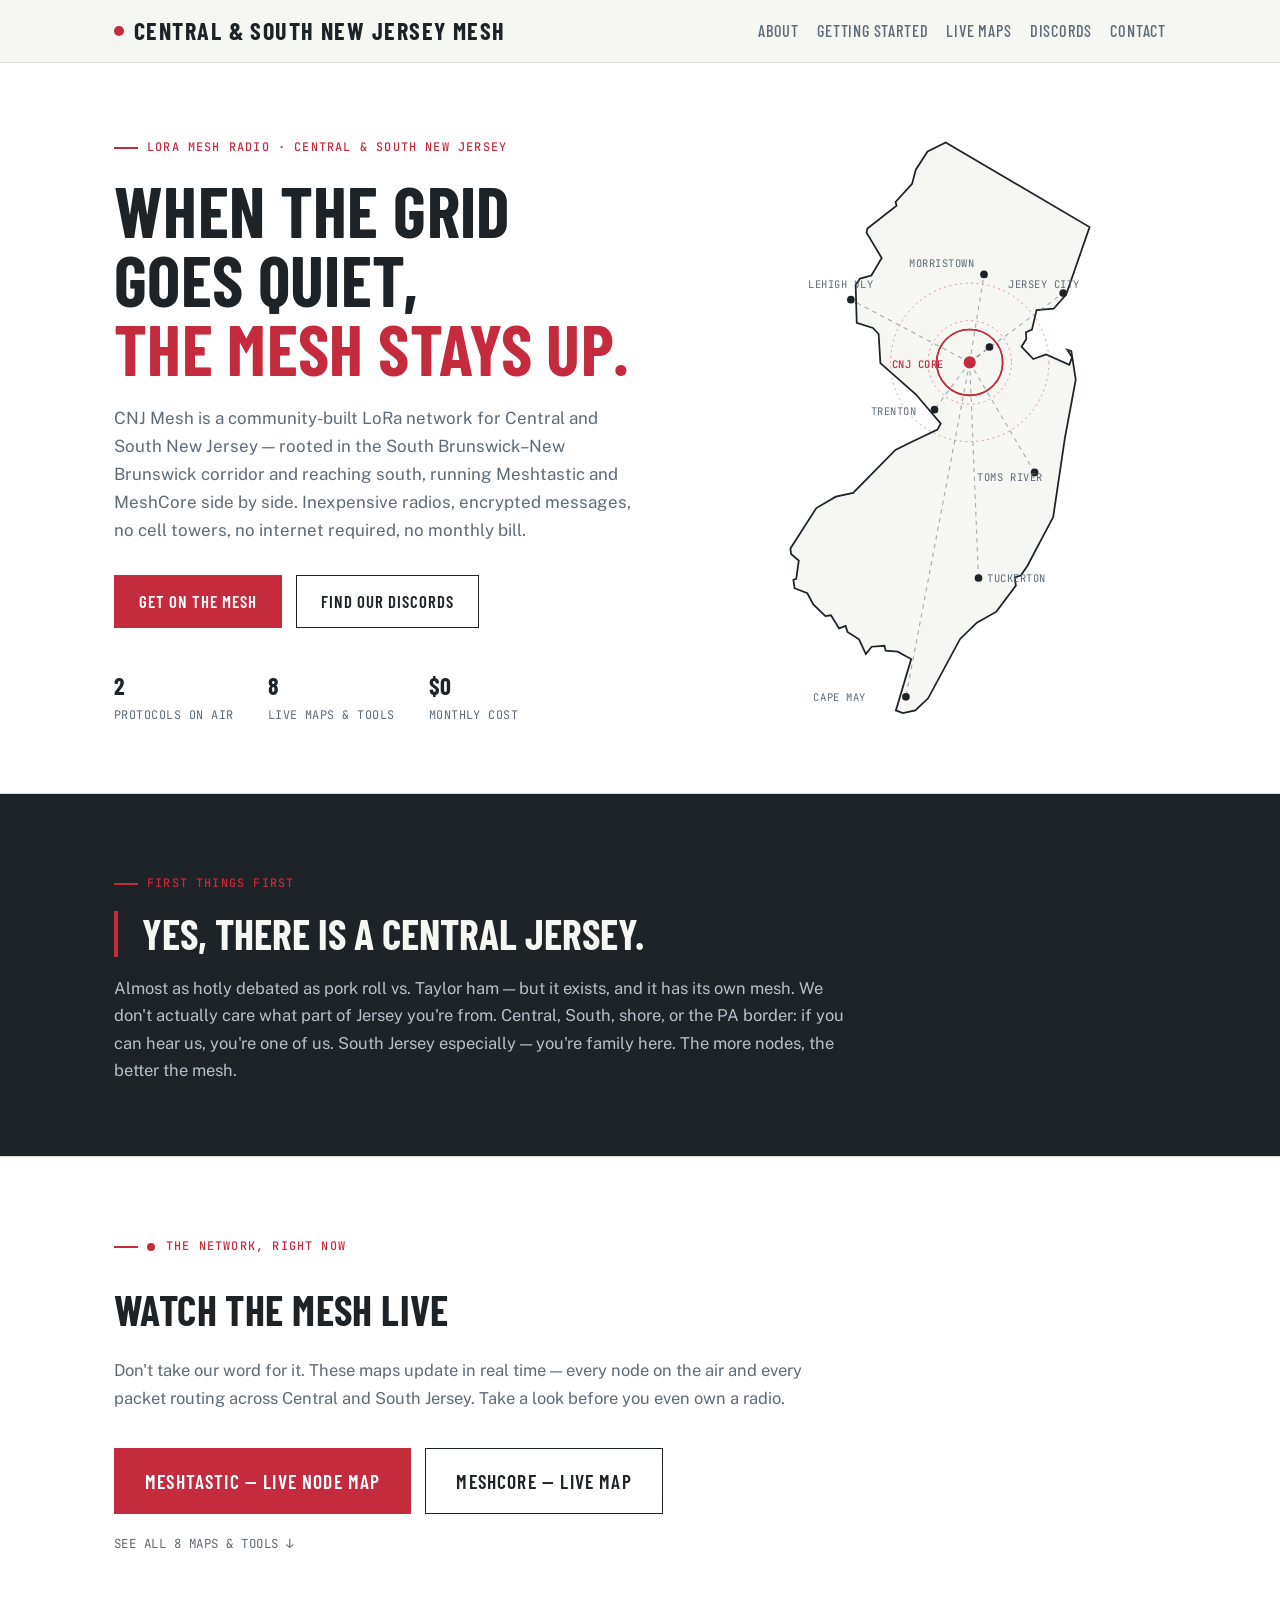
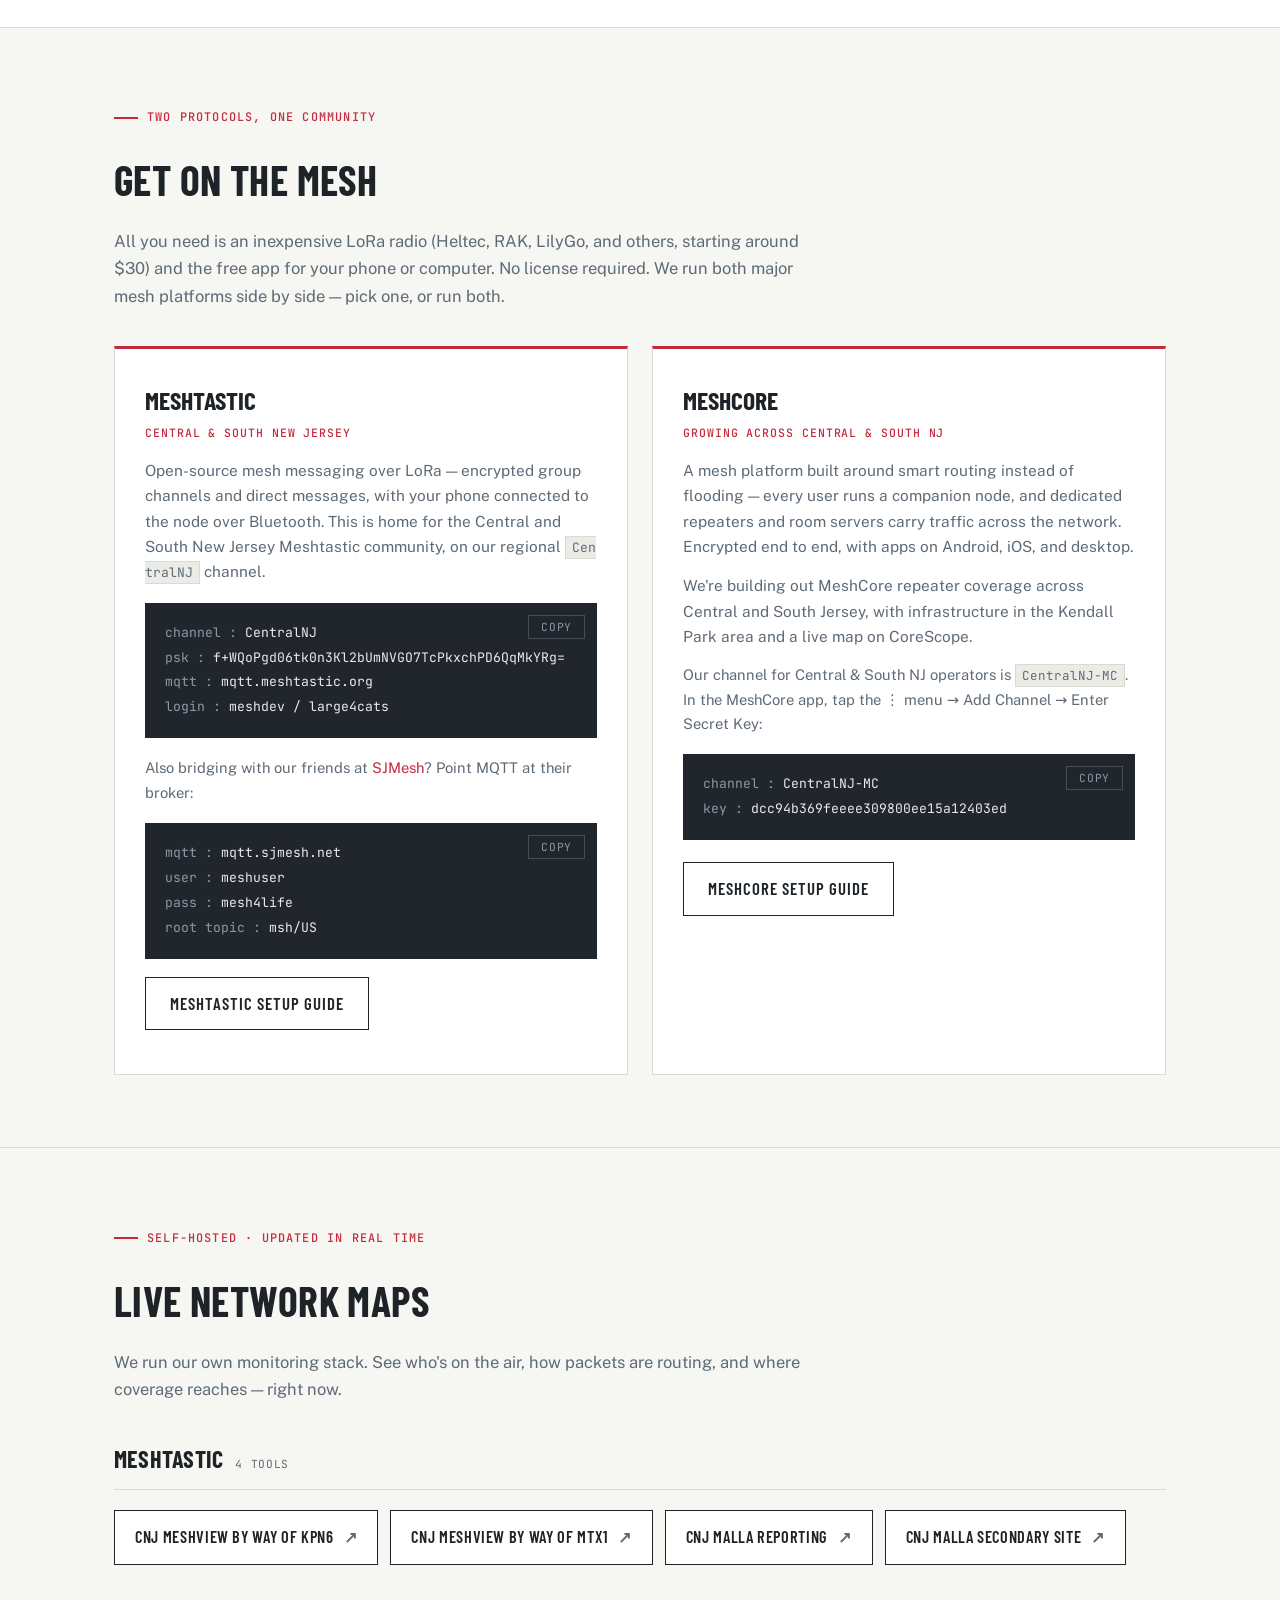
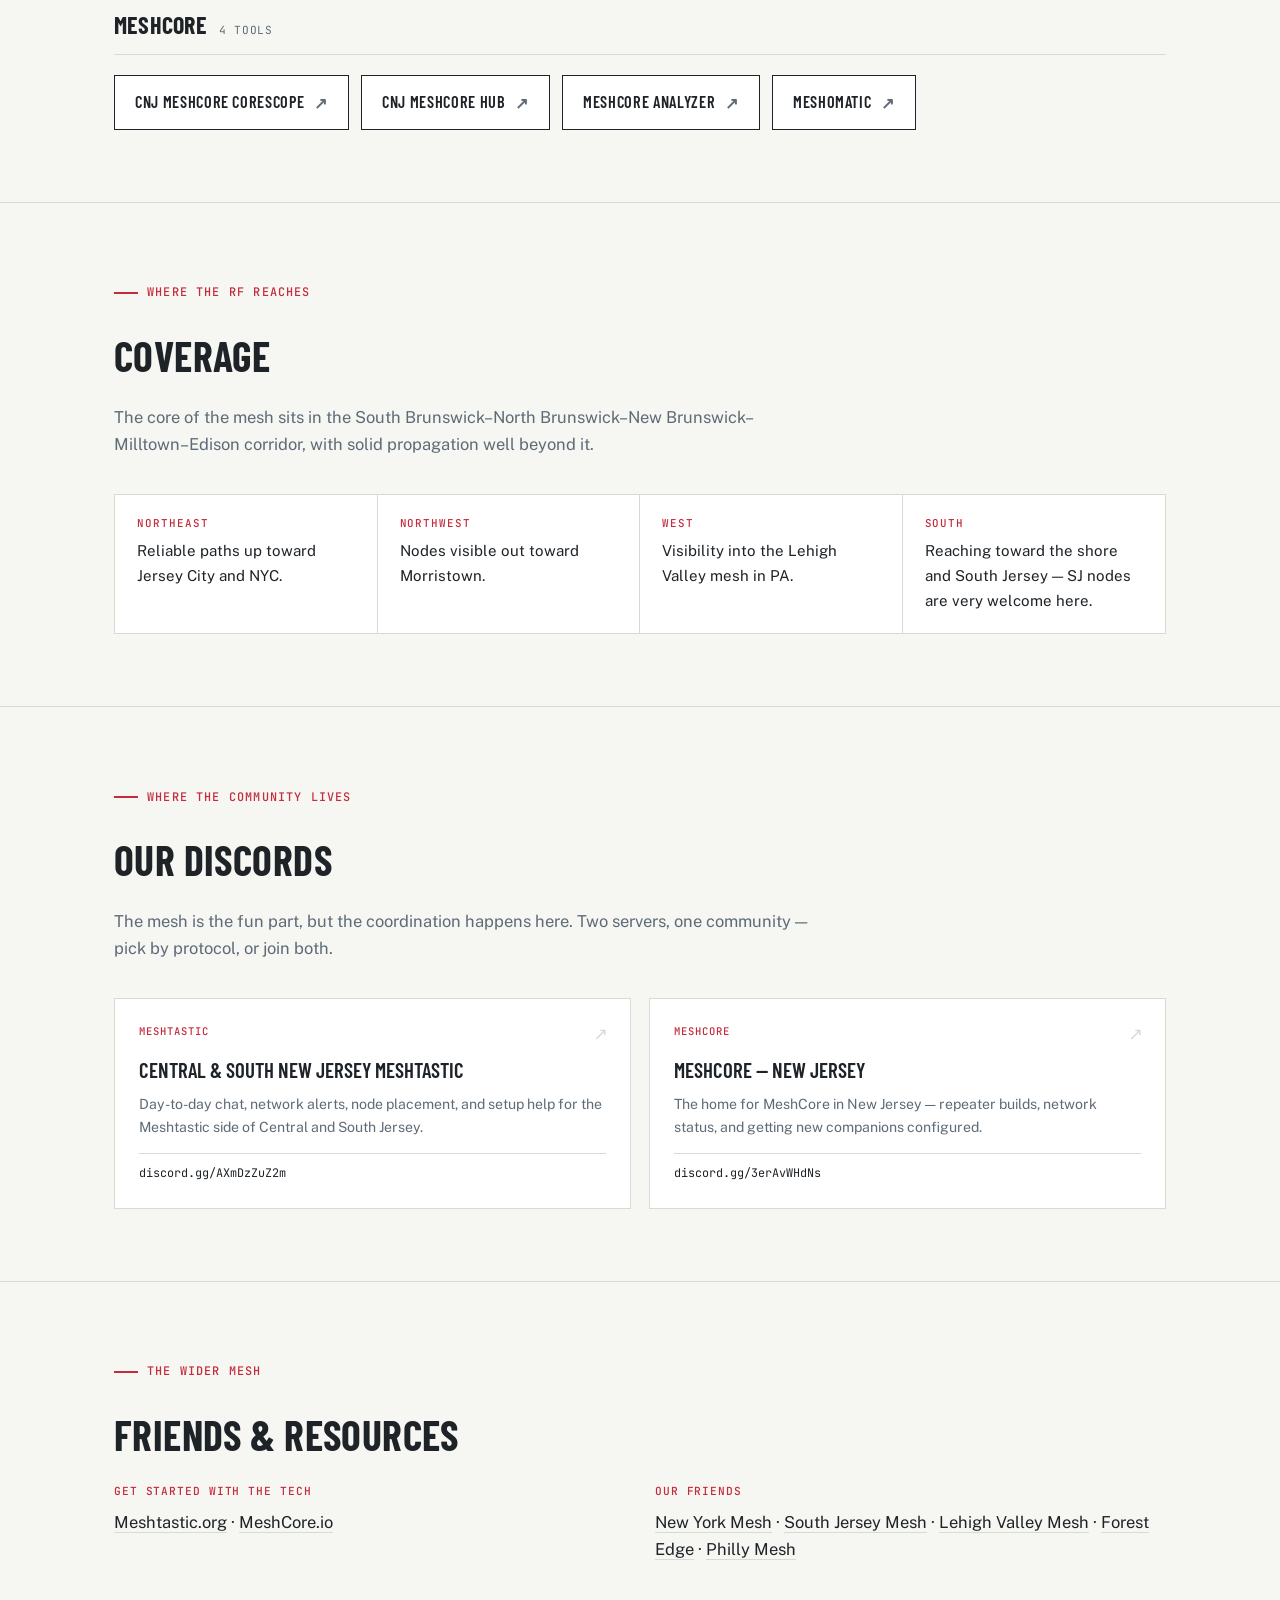
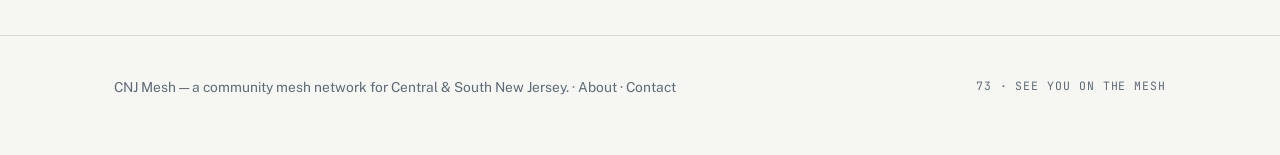
<file: website/cnjmesh-me/index.html>
<!DOCTYPE html>
<html lang="en">
<head>
<meta charset="UTF-8">
<meta name="viewport" content="width=device-width, initial-scale=1.0">
<title>CNJ Mesh — Central &amp; South New Jersey LoRa Mesh Network</title>
<meta name="description" content="CNJ Mesh is a community LoRa mesh network for Central and South New Jersey running Meshtastic and MeshCore. Join the mesh, watch it live, and find our Discords.">
<meta property="og:title" content="CNJ Mesh — Central &amp; South New Jersey Mesh Network">
<meta property="og:description" content="Off-grid LoRa mesh radio for Central and South Jersey. Meshtastic and MeshCore, side by side. Join the mesh.">
<meta property="og:type" content="website">
<meta property="og:url" content="https://cnjmesh.me">
<link rel="preconnect" href="https://fonts.googleapis.com">
<link rel="preconnect" href="https://fonts.gstatic.com" crossorigin>
<link href="https://fonts.googleapis.com/css2?family=Barlow+Condensed:wght@500;600;700&family=Public+Sans:wght@400;500;600&family=JetBrains+Mono:wght@400;500&display=swap" rel="stylesheet">
<style>
/* ============================================================
   CNJ Mesh — shared styles
   Design: light editorial. Paper white, near-black ink,
   "signal red" accent (ON AIR reference). Barlow Condensed
   (display), Public Sans (body), JetBrains Mono (data).
   ============================================================ */

:root {
  --paper: #f6f6f2;
  --panel: #ffffff;
  --ink: #1e2328;
  --muted: #5e6b77;
  --line: #d9dad2;
  --red: #c42b3d;
  --red-dark: #9e2233;
  --term: #21262c;
  --term-text: #e8eaed;
  --maxw: 1100px;
}
* { margin: 0; padding: 0; box-sizing: border-box; }
html { scroll-behavior: smooth; }
body {
  background: var(--paper);
  color: var(--ink);
  font-family: 'Public Sans', system-ui, sans-serif;
  font-size: 16.5px;
  line-height: 1.65;
  -webkit-font-smoothing: antialiased;
}
::selection { background: var(--red); color: #fff; }
a { color: var(--red); text-decoration: none; }
a:hover { text-decoration: underline; text-underline-offset: 3px; }
a:focus-visible, button:focus-visible {
  outline: 2px solid var(--red);
  outline-offset: 3px;
}
.wrap { max-width: var(--maxw); margin: 0 auto; padding: 0 24px; }

/* ---------- header ---------- */
header {
  position: sticky; top: 0; z-index: 50;
  background: rgba(246,246,242,.92);
  backdrop-filter: blur(8px);
  border-bottom: 1px solid var(--line);
}
.nav { display: flex; align-items: center; justify-content: space-between; height: 62px; flex-wrap: wrap; }
.brand {
  font-family: 'Barlow Condensed', sans-serif;
  font-weight: 700; font-size: 1.5rem; letter-spacing: .06em;
  color: var(--ink); display: flex; align-items: center; gap: 10px;
  text-transform: uppercase; white-space: nowrap; flex-shrink: 0;
}
.brand:hover { text-decoration: none; }
.brand .onair {
  width: 10px; height: 10px; border-radius: 50%;
  background: var(--red);
  box-shadow: 0 0 0 0 rgba(196,43,61,.45);
  animation: beacon 2.8s infinite;
}
@keyframes beacon {
  0% { box-shadow: 0 0 0 0 rgba(196,43,61,.45); }
  70% { box-shadow: 0 0 0 10px rgba(196,43,61,0); }
  100% { box-shadow: 0 0 0 0 rgba(196,43,61,0); }
}
nav.links { display: flex; gap: 18px; align-items: center; flex-wrap: wrap; row-gap: 6px; }
nav.links a {
  color: var(--muted);
  font-family: 'Barlow Condensed', sans-serif;
  font-size: 1.02rem; letter-spacing: .05em; text-transform: uppercase;
  font-weight: 500;
}
nav.links a:hover { color: var(--ink); text-decoration: none; }
nav.links a.current { color: var(--ink); border-bottom: 2px solid var(--red); padding-bottom: 2px; }
@media (max-width: 760px) { nav.links { gap: 16px; font-size: .9rem; } }
@media (max-width: 520px) { nav.links a.hide-sm { display: none; } }
.brand-short { display: none; }
@media (max-width: 640px) {
  .nav { height: auto; min-height: 56px; padding: 10px 0; flex-wrap: wrap; row-gap: 6px; }
  .brand-full { display: none; }
  .brand-short { display: inline; }
  .brand { font-size: 1.1rem; }
  nav.links { gap: 10px; flex-wrap: wrap; }
  nav.links a { font-size: .78rem; letter-spacing: .03em; }
}

/* ---------- generic hero / page head ---------- */
.hero { border-bottom: 1px solid var(--line); background: var(--panel); }
.hero .wrap {
  display: grid; grid-template-columns: 1.1fr .9fr;
  gap: 48px; align-items: center;
  padding-top: 64px; padding-bottom: 64px;
}
@media (max-width: 880px) {
  .hero .wrap { grid-template-columns: 1fr; padding-top: 44px; padding-bottom: 40px; }
}
.eyebrow {
  font-family: 'JetBrains Mono', monospace;
  font-size: .74rem; letter-spacing: .1em;
  color: var(--red); text-transform: uppercase;
  display: inline-flex; align-items: center; gap: 9px;
  margin-bottom: 18px; font-weight: 500;
}
.eyebrow::before { content: ""; width: 24px; height: 2px; background: var(--red); }
h1 {
  font-family: 'Barlow Condensed', sans-serif;
  font-weight: 700; font-size: clamp(2.7rem, 6vw, 4.4rem);
  line-height: .98; letter-spacing: .005em;
  text-transform: uppercase;
  margin-bottom: 22px;
}
h1 .red { color: var(--red); }
.hero p.lede { color: var(--muted); font-size: 1.06rem; max-width: 33rem; }
.hero .cta-row { display: flex; flex-wrap: wrap; gap: 14px; margin-top: 30px; }

/* page head (interior pages, single column) */
.pagehead { border-bottom: 1px solid var(--line); background: var(--panel); }
.pagehead .wrap { padding-top: 60px; padding-bottom: 46px; }
.pagehead h1 { margin-bottom: 18px; }
.pagehead p.lede { color: var(--muted); font-size: 1.08rem; max-width: 44rem; }

/* ---------- buttons ---------- */
.btn {
  font-family: 'Barlow Condensed', sans-serif; font-weight: 600;
  font-size: 1.05rem; letter-spacing: .06em; text-transform: uppercase;
  padding: 12px 24px; border: 1.5px solid var(--ink);
  cursor: pointer; display: inline-flex; align-items: center;
  transition: background .15s ease, color .15s ease, border-color .15s ease;
  color: var(--ink); background: transparent;
}
.btn:hover { text-decoration: none; }
.btn-primary { background: var(--red); border-color: var(--red); color: #fff; }
.btn-primary:hover { background: var(--red-dark); border-color: var(--red-dark); }
.btn-ghost:hover { background: var(--ink); color: var(--paper); }

.hero-stats {
  display: flex; gap: 34px; margin-top: 38px; flex-wrap: wrap;
  font-family: 'JetBrains Mono', monospace; font-size: .74rem; color: var(--muted);
  letter-spacing: .04em; text-transform: uppercase;
}
.hero-stats b {
  display: block; color: var(--ink); font-size: 1.5rem;
  font-family: 'Barlow Condensed', sans-serif; font-weight: 700; letter-spacing: 0;
}

/* ---------- NJ coverage plot ---------- */
.njmap { width: 100%; max-width: 330px; margin: 0 auto; display: block; }
.njmap .outline { fill: var(--paper); stroke: var(--ink); stroke-width: 1.6; }
.njmap .ring {
  fill: none; stroke: var(--red); stroke-width: .8;
  stroke-dasharray: 2 3; opacity: .5;
}
.njmap .link-line { stroke: var(--muted); stroke-width: 1; stroke-dasharray: 4 4; opacity: .55; }
.njmap .node { fill: var(--ink); }
.njmap .core { fill: var(--red); }
.njmap .pulse {
  fill: none; stroke: var(--red); stroke-width: 1.4;
  transform-origin: center; transform-box: fill-box;
  animation: ripple 3.2s ease-out infinite;
}
.njmap .pulse.p2 { animation-delay: 1.6s; }
@keyframes ripple {
  0% { transform: scale(.15); opacity: .9; }
  100% { transform: scale(1); opacity: 0; }
}
.njmap text {
  font-family: 'JetBrains Mono', monospace; font-size: 9.5px;
  fill: var(--muted); letter-spacing: .05em;
}
.njmap text.coretext { fill: var(--red); font-weight: 500; }
@media (prefers-reduced-motion: reduce) {
  .njmap .pulse { animation: none; opacity: .25; }
  .brand .onair { animation: none; }
  html { scroll-behavior: auto; }
}

/* ---------- sections ---------- */
section { padding: 72px 0; border-bottom: 1px solid var(--line); }
section:last-of-type { border-bottom: none; }
h2 {
  font-family: 'Barlow Condensed', sans-serif;
  font-weight: 700; font-size: clamp(1.9rem, 3.4vw, 2.6rem);
  text-transform: uppercase; letter-spacing: .01em;
  margin-bottom: 14px;
}
h3 { font-family: 'Barlow Condensed', sans-serif; }
.section-intro { color: var(--muted); max-width: 44rem; margin-bottom: 36px; }

/* dark band (central jersey / callout) */
.central-jersey { background: var(--ink); color: var(--paper); }
.central-jersey blockquote {
  font-family: 'Barlow Condensed', sans-serif;
  font-size: clamp(1.7rem, 3.6vw, 2.6rem); font-weight: 700;
  line-height: 1.1; max-width: 46rem; text-transform: uppercase;
  border-left: 4px solid var(--red); padding-left: 24px;
  margin-bottom: 18px;
}
.central-jersey p { color: #b6c0c9; max-width: 46rem; }
.central-jersey p + p { margin-top: 16px; }

/* ---------- join / protocol cards ---------- */
.join-grid { display: grid; grid-template-columns: 1fr 1fr; gap: 24px; }
@media (max-width: 880px) { .join-grid { grid-template-columns: 1fr; } }
.card {
  background: var(--panel); border: 1px solid var(--line);
  border-top: 3px solid var(--red);
  padding: 30px;
}
.card h3 {
  font-size: 1.6rem; font-weight: 700; text-transform: uppercase; margin-bottom: 2px;
}
.card .sub {
  font-family: 'JetBrains Mono', monospace; font-size: .72rem;
  color: var(--red); letter-spacing: .08em; text-transform: uppercase;
  margin-bottom: 16px; display: block; font-weight: 500;
}
.card p { color: var(--muted); font-size: .96rem; margin-bottom: 14px; }
.card ol { padding-left: 20px; font-size: .96rem; }
.card ol li { margin-bottom: 9px; }
.card ol li span.k { color: var(--muted); }
code {
  font-family: 'JetBrains Mono', monospace; font-size: .85em;
  background: #ecece6; border: 1px solid var(--line);
  padding: 2px 6px; word-break: break-all;
}
.config-block {
  background: var(--term); color: var(--term-text);
  padding: 18px 20px; margin: 18px 0;
  font-family: 'JetBrains Mono', monospace; font-size: .82rem;
  line-height: 1.9; position: relative; overflow-x: auto;
}
.config-block .key { color: #8b98a8; }
.config-block .val { color: var(--term-text); word-break: break-all; }
.copy-btn {
  position: absolute; top: 12px; right: 12px;
  font-family: 'JetBrains Mono', monospace; font-size: .7rem;
  background: transparent; color: #8b98a8;
  border: 1px solid #454d57; padding: 4px 12px; cursor: pointer;
  text-transform: uppercase; letter-spacing: .06em;
}
.copy-btn:hover { color: var(--term-text); border-color: #8b98a8; }

/* ---------- live maps: protocol groups + buttons ---------- */
.proto-group { margin-bottom: 40px; }
.proto-group:last-child { margin-bottom: 0; }
.proto-head {
  display: flex; align-items: baseline; gap: 12px;
  border-bottom: 1px solid var(--line); padding-bottom: 10px; margin-bottom: 20px;
}
.proto-head h3 {
  font-size: 1.5rem; font-weight: 700; text-transform: uppercase; letter-spacing: .01em;
}
.proto-head .count {
  font-family: 'JetBrains Mono', monospace; font-size: .7rem;
  color: var(--muted); letter-spacing: .06em; text-transform: uppercase;
}
.btn-grid { display: flex; flex-wrap: wrap; gap: 12px; }
.link-btn {
  font-family: 'Barlow Condensed', sans-serif; font-weight: 600;
  font-size: 1.02rem; letter-spacing: .04em; text-transform: uppercase;
  padding: 13px 20px; border: 1.5px solid var(--ink);
  color: var(--ink); background: var(--panel);
  display: inline-flex; align-items: center; gap: 10px;
  transition: background .15s ease, color .15s ease, border-color .15s ease;
}
.link-btn::after {
  content: "\2197"; font-size: .95em; color: var(--muted);
  transition: color .15s ease;
}
.link-btn:hover { background: var(--ink); color: var(--paper); text-decoration: none; border-color: var(--ink); }
.link-btn:hover::after { color: var(--paper); }

/* ---------- tool / community cards ---------- */
.tools-grid, .community-grid {
  display: grid; grid-template-columns: repeat(auto-fit, minmax(240px, 1fr));
  gap: 18px;
}
.tool {
  background: var(--panel); border: 1px solid var(--line);
  padding: 24px; display: block; color: var(--ink);
  transition: border-color .15s ease;
  position: relative;
}
.tool::after {
  content: "\2197"; position: absolute; top: 20px; right: 22px;
  color: var(--line); font-size: 1.1rem; transition: color .15s ease;
}
.tool:hover { border-color: var(--ink); text-decoration: none; }
.tool:hover::after { color: var(--red); }
.tool .tag {
  font-family: 'JetBrains Mono', monospace; font-size: .66rem;
  letter-spacing: .09em; text-transform: uppercase; color: var(--red);
  display: block; margin-bottom: 12px; font-weight: 500;
}
.tool h3 {
  font-size: 1.3rem; font-weight: 600; text-transform: uppercase; margin-bottom: 6px;
}
.tool p { color: var(--muted); font-size: .88rem; }
.tool .url {
  font-family: 'JetBrains Mono', monospace; font-size: .74rem;
  color: var(--ink); margin-top: 14px; display: block;
  border-top: 1px solid var(--line); padding-top: 10px; word-break: break-all;
}

/* ---------- friends line ---------- */
.friends { display: grid; grid-template-columns: 1fr 1fr; gap: 30px; }
@media (max-width: 760px) { .friends { grid-template-columns: 1fr; gap: 20px; } }
.friends .label {
  font-family: 'JetBrains Mono', monospace; font-size: .7rem;
  color: var(--red); letter-spacing: .08em; text-transform: uppercase;
  margin-bottom: 8px; font-weight: 500;
}
.friends .line { color: var(--ink); }
.friends .line a { color: var(--ink); border-bottom: 1px solid var(--line); }
.friends .line a:hover { border-color: var(--red); text-decoration: none; color: var(--red); }

/* ---------- coverage ---------- */
.coverage ul {
  list-style: none; display: grid;
  grid-template-columns: repeat(auto-fit, minmax(230px, 1fr));
  gap: 0; border: 1px solid var(--line); background: var(--panel);
}
.coverage li { padding: 20px 22px; font-size: .94rem; border-right: 1px solid var(--line); }
.coverage li:last-child { border-right: none; }
@media (max-width: 880px) {
  .coverage li { border-right: none; border-bottom: 1px solid var(--line); }
  .coverage li:last-child { border-bottom: none; }
}
.coverage li b {
  font-family: 'JetBrains Mono', monospace; font-size: .68rem;
  color: var(--red); display: block; letter-spacing: .09em;
  text-transform: uppercase; margin-bottom: 6px; font-weight: 500;
}

/* ---------- prose (about / getting started body) ---------- */
.prose { max-width: 46rem; }
.prose.wide { max-width: 52rem; }
.prose h2 { margin-top: 6px; }
.prose h3 {
  font-size: 1.45rem; font-weight: 700; text-transform: uppercase;
  letter-spacing: .01em; margin: 40px 0 12px;
}
.prose h4 {
  font-family: 'Barlow Condensed', sans-serif;
  font-size: 1.15rem; font-weight: 600; text-transform: uppercase;
  letter-spacing: .02em; margin: 26px 0 8px;
}
.prose p { margin-bottom: 16px; }
.prose ul, .prose ol { margin: 0 0 18px 22px; }
.prose li { margin-bottom: 8px; }
.prose .note {
  color: var(--muted); font-size: .96rem;
}
.callout {
  background: var(--panel); border: 1px solid var(--line);
  border-left: 3px solid var(--red);
  padding: 18px 22px; margin: 22px 0;
  font-size: .96rem;
}
.callout .tag {
  font-family: 'JetBrains Mono', monospace; font-size: .68rem;
  color: var(--red); letter-spacing: .08em; text-transform: uppercase;
  display: block; margin-bottom: 6px; font-weight: 500;
}
.review-flag {
  background: #fff7e6; border: 1px solid #e8d9a8; border-left: 3px solid #c9922b;
  padding: 14px 18px; margin: 18px 0; font-size: .9rem; color: #6b5518;
}
.review-flag b { color: #543f0e; }

/* settings table used in getting started advanced section */
.settings {
  width: 100%; border-collapse: collapse; margin: 14px 0 8px;
  font-size: .92rem; background: var(--panel); border: 1px solid var(--line);
}
.settings th, .settings td {
  text-align: left; padding: 10px 14px; border-bottom: 1px solid var(--line);
  vertical-align: top;
}
.settings th {
  font-family: 'JetBrains Mono', monospace; font-size: .68rem;
  letter-spacing: .06em; text-transform: uppercase; color: var(--muted); font-weight: 500;
}
.settings td:first-child { font-family: 'JetBrains Mono', monospace; font-size: .84rem; white-space: nowrap; }
.settings tr:last-child td { border-bottom: none; }

/* quick anchor nav on getting started */
.jump {
  display: flex; flex-wrap: wrap; gap: 10px; margin: 4px 0 6px;
}
.jump a {
  font-family: 'JetBrains Mono', monospace; font-size: .74rem;
  letter-spacing: .04em; text-transform: uppercase;
  border: 1px solid var(--line); padding: 7px 13px; color: var(--muted);
}
.jump a:hover { border-color: var(--ink); color: var(--ink); text-decoration: none; }

/* ---------- footer ---------- */
footer { padding: 40px 0 56px; color: var(--muted); font-size: .86rem; border-top: 1px solid var(--line); }
footer .wrap { display: flex; justify-content: space-between; flex-wrap: wrap; gap: 16px; }
footer .mono {
  font-family: 'JetBrains Mono', monospace; font-size: .72rem;
  letter-spacing: .08em; text-transform: uppercase;
}
footer a { color: var(--muted); }
footer a:hover { color: var(--ink); }

/* ---------- "watch the mesh live" highlight band ---------- */
.livewatch { background: var(--panel); }
.livewatch .live-dot {
  display: inline-block; width: 8px; height: 8px; border-radius: 50%;
  background: var(--red); margin-right: 2px;
  box-shadow: 0 0 0 0 rgba(196,43,61,.5); animation: beacon 2.8s infinite;
}
.watch-btns { display: flex; flex-wrap: wrap; gap: 14px; margin: 4px 0 20px; }
.btn-lg { font-size: 1.22rem; padding: 16px 30px; }
.watch-more {
  font-family: 'JetBrains Mono', monospace; font-size: .78rem;
  letter-spacing: .04em; text-transform: uppercase;
}
.watch-more a { color: var(--muted); }
.watch-more a:hover { color: var(--red); text-decoration: none; }
@media (prefers-reduced-motion: reduce) { .livewatch .live-dot { animation: none; } }

/* status-notice:start */
.is-down { border-color: var(--red) !important; }
.link-btn.is-down { color: var(--red); }
.down-note {
  font-family: 'JetBrains Mono', monospace; font-size: .62rem; font-weight: 500;
  letter-spacing: .08em; text-transform: uppercase; line-height: 1.3;
  color: var(--red); border: 1px solid var(--red); padding: 2px 7px;
  animation: down-pulse 2.4s ease-in-out infinite;
}
.btn-primary.is-down .down-note { color: #fff; border-color: #fff; }
@keyframes down-pulse { 50% { opacity: .45; } }
@media (prefers-reduced-motion: reduce) { .down-note { animation: none; } }
/* status-notice:end */
</style>
</head>
<body>

<header>
  <div class="wrap nav">
    <a class="brand" href="index.html"><span class="onair"></span><span class="brand-full">Central &amp; South New Jersey Mesh</span><span class="brand-short">Central &amp; South NJ</span></a>
    <nav class="links">
      <a href="about.html">About</a>
      <a href="getting-started.html">Getting started</a>
      <a href="index.html#maps" class="hide-sm">Live maps</a>
      <a href="index.html#discords" class="hide-sm">Discords</a>
      <a href="contact.html">Contact</a>
    </nav>
  </div>
</header>

<div class="hero" id="top">
  <div class="wrap">
    <div>
      <span class="eyebrow">LoRa mesh radio · Central &amp; South New Jersey</span>
      <h1>When the grid<br>goes quiet,<br><span class="red">the mesh stays up.</span></h1>
      <p class="lede">CNJ Mesh is a community-built LoRa network for Central and South New Jersey — rooted in the South Brunswick–New Brunswick corridor and reaching south, running Meshtastic and MeshCore side by side. Inexpensive radios, encrypted messages, no cell towers, no internet required, no monthly bill.</p>
      <div class="cta-row">
        <a class="btn btn-primary" href="getting-started.html">Get on the mesh</a>
        <a class="btn btn-ghost" href="#discords">Find our Discords</a>
      </div>
      <div class="hero-stats">
        <div><b>2</b>protocols on air</div>
        <div><b>8</b>live maps &amp; tools</div>
        <div><b>$0</b>monthly cost</div>
      </div>
    </div>
    <svg class="njmap" viewBox="0 0 300 547" role="img" aria-label="Coverage plot of New Jersey showing the CNJ Mesh core in Central Jersey with links reaching Jersey City, Morristown, Trenton, Toms River, Tuckerton, Cape May, and the Lehigh Valley">
      <path class="outline" d="M121.7,287.5 L147.7,275.1 L150.7,269.7 L128.2,243.2 L95.8,214.7 L94.2,188.2 L89.0,182.7 L74.3,178.1 L73.3,143.4 L77.3,137.8 L87.6,135.0 L97.0,119.1 L83.2,96.0 L84.0,92.3 L110.5,71.6 L109.6,68.2 L124.6,51.7 L128.0,38.8 L138.7,22.2 L155.2,14.0 L286.0,91.0 L264.7,152.4 L253.3,165.2 L237.8,166.5 L233.6,184.2 L228.1,186.6 L228.5,192.7 L224.1,199.7 L234.8,211.0 L246.5,206.8 L267.6,216.2 L270.0,209.4 L265.8,202.7 L269.4,203.9 L273.4,229.7 L263.6,282.5 L252.9,354.6 L229.4,399.1 L223.4,407.8 L217.9,409.4 L219.0,416.9 L201.3,440.6 L183.5,450.6 L168.3,465.4 L139.2,519.4 L127.5,530.4 L116.2,532.9 L109.9,530.4 L123.8,483.7 L111.5,477.0 L100.6,476.1 L99.5,471.6 L87.8,472.5 L82.6,479.2 L76.4,465.8 L65.9,459.1 L64.2,453.6 L58.2,455.8 L50.9,443.9 L45.8,444.7 L34.8,434.0 L29.4,423.9 L17.8,419.3 L16.7,411.6 L19.3,410.8 L21.6,394.2 L14.6,388.2 L14.0,383.1 L37.6,346.4 L55.3,336.1 L71.0,332.7 L109.5,293.6 Z"/>
      <circle class="ring" cx="177" cy="214" r="38"/>
      <circle class="ring" cx="177" cy="214" r="72"/>
      <line class="link-line" x1="177" y1="214" x2="262" y2="151"/>
      <line class="link-line" x1="177" y1="214" x2="190" y2="134"/>
      <line class="link-line" x1="177" y1="214" x2="145" y2="257"/>
      <line class="link-line" x1="177" y1="214" x2="236" y2="314"/>
      <line class="link-line" x1="177" y1="214" x2="69" y2="157"/>
      <line class="link-line" x1="177" y1="214" x2="195" y2="200"/>
      <line class="link-line" x1="177" y1="214" x2="119" y2="518"/>
      <line class="link-line" x1="177" y1="214" x2="185" y2="410"/>
      <circle class="pulse" cx="177" cy="214" r="30"/>
      <circle class="pulse p2" cx="177" cy="214" r="30"/>
      <circle class="core" cx="177" cy="214" r="5.5"/>
      <circle class="node" cx="262" cy="151" r="3.5"/>
      <circle class="node" cx="190" cy="134" r="3.5"/>
      <circle class="node" cx="145" cy="257" r="3.5"/>
      <circle class="node" cx="236" cy="314" r="3.5"/>
      <circle class="node" cx="195" cy="200" r="3.5"/>
      <circle class="node" cx="69" cy="157" r="3.5"/>
      <circle class="node" cx="119" cy="518" r="3.5"/>
      <circle class="node" cx="185" cy="410" r="3.5"/>
      <text class="coretext" x="106" y="219">CNJ CORE</text>
      <text x="212" y="146">JERSEY CITY</text>
      <text x="122" y="127">MORRISTOWN</text>
      <text x="87" y="262">TRENTON</text>
      <text x="184" y="322">TOMS RIVER</text>
      <text x="30" y="146">LEHIGH VLY</text>
      <text x="35" y="522">CAPE MAY</text>
      <text x="193" y="414">TUCKERTON</text>
    </svg>
  </div>
</div>

<section class="central-jersey">
  <div class="wrap">
    <span class="eyebrow">First things first</span>
    <blockquote>Yes, there is a Central Jersey.</blockquote>
    <p>Almost as hotly debated as pork roll vs. Taylor ham — but it exists, and it has its own mesh. We don't actually care what part of Jersey you're from. Central, South, shore, or the PA border: if you can hear us, you're one of us. South Jersey especially — you're family here. The more nodes, the better the mesh.</p>
  </div>
</section>

<section class="livewatch" id="watch">
  <div class="wrap">
    <span class="eyebrow"><span class="live-dot"></span> The network, right now</span>
    <h2>Watch the mesh live</h2>
    <p class="section-intro">Don't take our word for it. These maps update in real time — every node on the air and every packet routing across Central and South Jersey. Take a look before you even own a radio.</p>
    <div class="watch-btns">
      <a class="btn btn-primary btn-lg" href="https://meshview.cnjmesh.me/nodegraph">Meshtastic — live node map</a>
      <a class="btn btn-ghost btn-lg" href="https://corescope.cnjmesh.me/#/map">MeshCore — live map</a>
    </div>
    <p class="watch-more"><a href="#maps">See all 8 maps &amp; tools ↓</a></p>
  </div>
</section>

<section id="join">
  <div class="wrap">
    <span class="eyebrow">Two protocols, one community</span>
    <h2>Get on the mesh</h2>
    <p class="section-intro">All you need is an inexpensive LoRa radio (Heltec, RAK, LilyGo, and others, starting around $30) and the free app for your phone or computer. No license required. We run both major mesh platforms side by side — pick one, or run both.</p>
    <div class="join-grid">
      <div class="card">
        <h3>Meshtastic</h3>
        <span class="sub">Central &amp; South New Jersey</span>
        <p>Open-source mesh messaging over LoRa — encrypted group channels and direct messages, with your phone connected to the node over Bluetooth. This is home for the Central and South New Jersey Meshtastic community, on our regional <code>CentralNJ</code> channel.</p>
        <div class="config-block" id="mt-config">
          <button class="copy-btn" data-copy="mt-config-text" aria-label="Copy Meshtastic channel settings">Copy</button>
          <span class="key">channel :</span> <span class="val">CentralNJ</span><br>
          <span class="key">psk     :</span> <span class="val">f+WQoPgd06tk0n3Kl2bUmNVGO7TcPkxchPD6QqMkYRg=</span><br>
          <span class="key">mqtt    :</span> <span class="val">mqtt.meshtastic.org</span><br>
          <span class="key">login   :</span> <span class="val">meshdev / large4cats</span>
        </div>
        <p style="margin-top:14px; margin-bottom:0; color:var(--muted); font-size:.92rem;">Also bridging with our friends at <a href="https://sjmesh.net/">SJMesh</a>? Point MQTT at their broker:</p>
        <div class="config-block" id="sj-config">
          <button class="copy-btn" data-copy="sj-config-text" aria-label="Copy SJMesh MQTT settings">Copy</button>
          <span class="key">mqtt       :</span> <span class="val">mqtt.sjmesh.net</span><br>
          <span class="key">user       :</span> <span class="val">meshuser</span><br>
          <span class="key">pass       :</span> <span class="val">mesh4life</span><br>
          <span class="key">root topic :</span> <span class="val">msh/US</span>
        </div>
        <p style="margin-top:6px">
          <a class="btn btn-ghost" href="getting-started.html#meshtastic">Meshtastic setup guide</a>
        </p>
      </div>
      <div class="card">
        <h3>MeshCore</h3>
        <span class="sub">Growing across Central &amp; South NJ</span>
        <p>A mesh platform built around smart routing instead of flooding — every user runs a companion node, and dedicated repeaters and room servers carry traffic across the network. Encrypted end to end, with apps on Android, iOS, and desktop.</p>
        <p>We're building out MeshCore repeater coverage across Central and South Jersey, with infrastructure in the Kendall Park area and a live map on CoreScope.</p>
        <p style="margin-top:14px; margin-bottom:0; color:var(--muted); font-size:.92rem;">Our channel for Central &amp; South NJ operators is <code>CentralNJ-MC</code>. In the MeshCore app, tap the ⋮ menu → Add Channel → Enter Secret Key:</p>
        <div class="config-block" id="mc-config">
          <button class="copy-btn" data-copy="mc-config-text" aria-label="Copy CentralNJ-MC channel settings">Copy</button>
          <span class="key">channel :</span> <span class="val">CentralNJ-MC</span><br>
          <span class="key">key     :</span> <span class="val">dcc94b369feeee309800ee15a12403ed</span>
        </div>
        <p style="margin-top:22px">
          <a class="btn btn-ghost" href="getting-started.html#meshcore">MeshCore setup guide</a>
        </p>
      </div>
    </div>
  </div>
</section>

<section id="maps">
  <div class="wrap">
    <span class="eyebrow">Self-hosted · Updated in real time</span>
    <h2>Live network maps</h2>
    <p class="section-intro">We run our own monitoring stack. See who's on the air, how packets are routing, and where coverage reaches — right now.</p>

    <div class="proto-group">
      <div class="proto-head">
        <h3>Meshtastic</h3>
        <span class="count">4 tools</span>
      </div>
      <div class="btn-grid">
        <a class="link-btn" href="https://meshview.cnjmesh.me/nodegraph">CNJ Meshview by way of KPN6</a>
        <a class="link-btn" href="https://sbnj.meshview.comfx.com/nodegraph">CNJ Meshview by way of MTX1</a>
        <a class="link-btn" href="https://malla.cnjmesh.me">CNJ Malla Reporting</a>
        <a class="link-btn" href="https://malla2.cnjmesh.me">CNJ Malla Secondary Site</a>
      </div>
    </div>

    <div class="proto-group">
      <div class="proto-head">
        <h3>MeshCore</h3>
        <span class="count">4 tools</span>
      </div>
      <div class="btn-grid">
        <a class="link-btn" href="https://corescope.cnjmesh.me/#/map">CNJ MeshCore CoreScope</a>
        <a class="link-btn" href="https://meshcorehub.cnjmesh.me">CNJ MeshCore Hub</a>
        <a class="link-btn" href="https://analyzer.letsmesh.net/packets">MeshCore Analyzer</a>
        <a class="link-btn" href="https://map.meshomatic.net/">Meshomatic</a>
      </div>
    </div>
  </div>
</section>

<section id="coverage" class="coverage">
  <div class="wrap">
    <span class="eyebrow">Where the RF reaches</span>
    <h2>Coverage</h2>
    <p class="section-intro">The core of the mesh sits in the South Brunswick–North Brunswick–New Brunswick–Milltown–Edison corridor, with solid propagation well beyond it.</p>
    <ul>
      <li><b>Northeast</b>Reliable paths up toward Jersey City and NYC.</li>
      <li><b>Northwest</b>Nodes visible out toward Morristown.</li>
      <li><b>West</b>Visibility into the Lehigh Valley mesh in PA.</li>
      <li><b>South</b>Reaching toward the shore and South Jersey — SJ nodes are very welcome here.</li>
    </ul>
  </div>
</section>

<section id="discords">
  <div class="wrap">
    <span class="eyebrow">Where the community lives</span>
    <h2>Our Discords</h2>
    <p class="section-intro">The mesh is the fun part, but the coordination happens here. Two servers, one community — pick by protocol, or join both.</p>
    <div class="community-grid">
      <a class="tool" href="https://discord.gg/AXmDzZuZ2m">
        <span class="tag">Meshtastic</span>
        <h3>Central &amp; South New Jersey Meshtastic</h3>
        <p>Day-to-day chat, network alerts, node placement, and setup help for the Meshtastic side of Central and South Jersey.</p>
        <span class="url">discord.gg/AXmDzZuZ2m</span>
      </a>
      <a class="tool" href="https://discord.gg/3erAvWHdNs">
        <span class="tag">MeshCore</span>
        <h3>MeshCore — New Jersey</h3>
        <p>The home for MeshCore in New Jersey — repeater builds, network status, and getting new companions configured.</p>
        <span class="url">discord.gg/3erAvWHdNs</span>
      </a>
    </div>
  </div>
</section>

<section id="friends">
  <div class="wrap">
    <span class="eyebrow">The wider mesh</span>
    <h2>Friends &amp; resources</h2>
    <div class="friends">
      <div>
        <div class="label">Get started with the tech</div>
        <div class="line">
          <a href="https://meshtastic.org">Meshtastic.org</a> ·
          <a href="https://meshcore.io">MeshCore.io</a>
        </div>
      </div>
      <div>
        <div class="label">Our friends</div>
        <div class="line">
          <a href="https://nyme.sh">New York Mesh</a> ·
          <a href="https://sjmesh.net/">South Jersey Mesh</a> ·
          <a href="https://lvmesh.com/">Lehigh Valley Mesh</a> ·
          <a href="https://forest-edge.info/">Forest Edge</a> ·
          <a href="https://phillymesh.net/">Philly Mesh</a>
        </div>
      </div>
    </div>
  </div>
</section>

<footer>
  <div class="wrap">
    <div>CNJ Mesh — a community mesh network for Central &amp; South New Jersey. · <a href="about.html">About</a> · <a href="contact.html">Contact</a></div>
    <div class="mono">73 · See you on the mesh</div>
  </div>
</footer>

<script>
  var copyTexts = {
    "mt-config-text": "Channel: CentralNJ\nPSK: f+WQoPgd06tk0n3Kl2bUmNVGO7TcPkxchPD6QqMkYRg=\nMQTT: mqtt.meshtastic.org\nLogin: meshdev / large4cats",
    "sj-config-text": "MQTT: mqtt.sjmesh.net\nUser: meshuser\nPass: mesh4life\nRoot topic: msh/US",
    "mc-config-text": "Channel: CentralNJ-MC\nKey: dcc94b369feeee309800ee15a12403ed"
  };
  document.querySelectorAll('.copy-btn').forEach(function(btn){
    btn.addEventListener('click', function(){
      var key = btn.getAttribute('data-copy');
      var text = copyTexts[key] || "";
      navigator.clipboard.writeText(text).then(function(){
        btn.textContent = "Copied";
        setTimeout(function(){ btn.textContent = "Copy"; }, 1600);
      });
    });
  });
</script>

<!-- status-notice:start -->
<script>
(function () {
  var STATUS_URL = "https://status.cnjmesh.me/status.json";
  var MAX_AGE_MS = 15 * 60 * 1000;
  try {
    fetch(STATUS_URL, { cache: "no-store" })
      .then(function (r) { if (!r.ok) throw new Error("status " + r.status); return r.json(); })
      .then(function (d) {
        var t = d && Date.parse(d.generated);
        if (!isFinite(t) || Math.abs(Date.now() - t) > MAX_AGE_MS) return;
        if (!d.services || typeof d.services !== "object") return;
        var links = document.querySelectorAll(".link-btn, .watch-btns a");
        for (var i = 0; i < links.length; i++) {
          var a = links[i], host;
          try { host = new URL(a.href).hostname; } catch (e) { continue; }
          var s = d.services[host];
          if (!s || s.up !== false || a.querySelector(".down-note")) continue;
          var note = document.createElement("span");
          note.className = "down-note";
          note.textContent = "Currently unavailable";
          a.insertBefore(note, a.querySelector(".arrow") || null);
          a.classList.add("is-down");
          a.title = "Our status check could not reach this tool at " + d.generated;
        }
      })
      .catch(function () {});
  } catch (e) {}
})();
</script>
<!-- status-notice:end -->
</body>
</html>
</file>
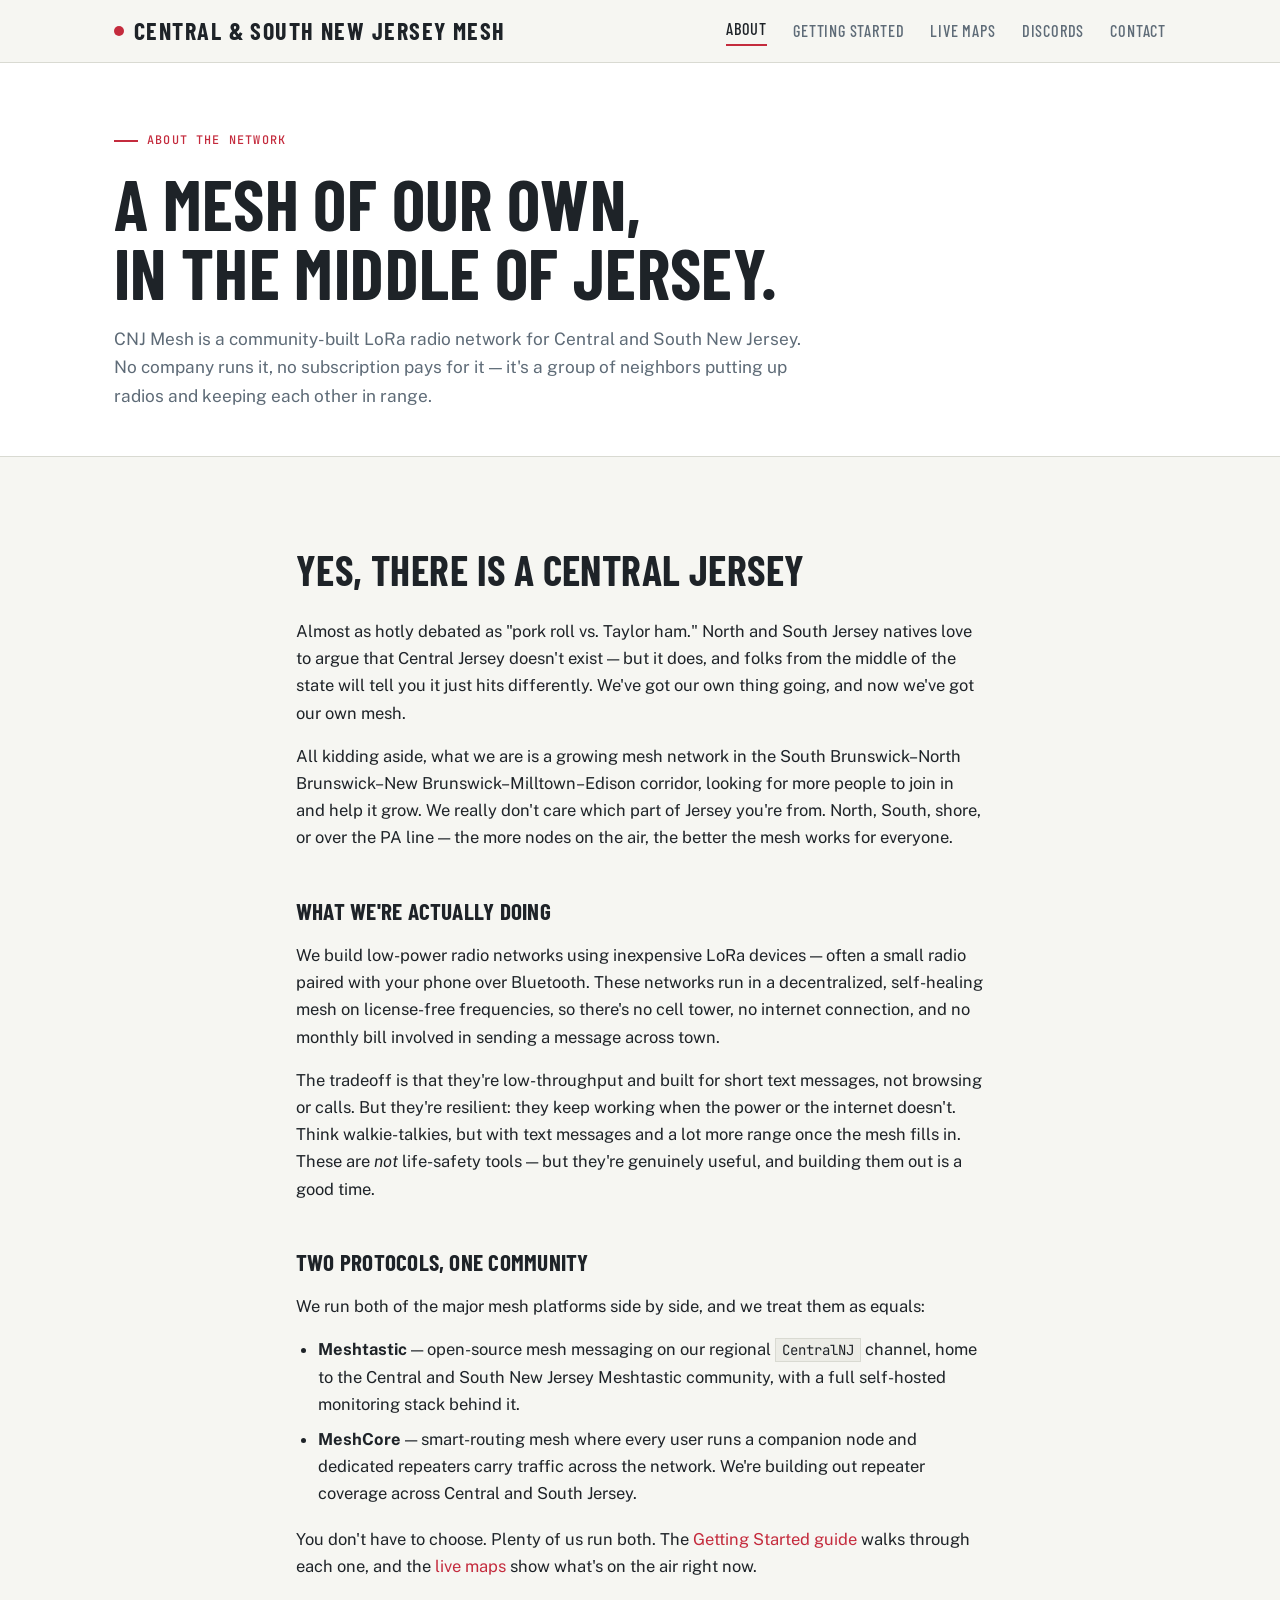
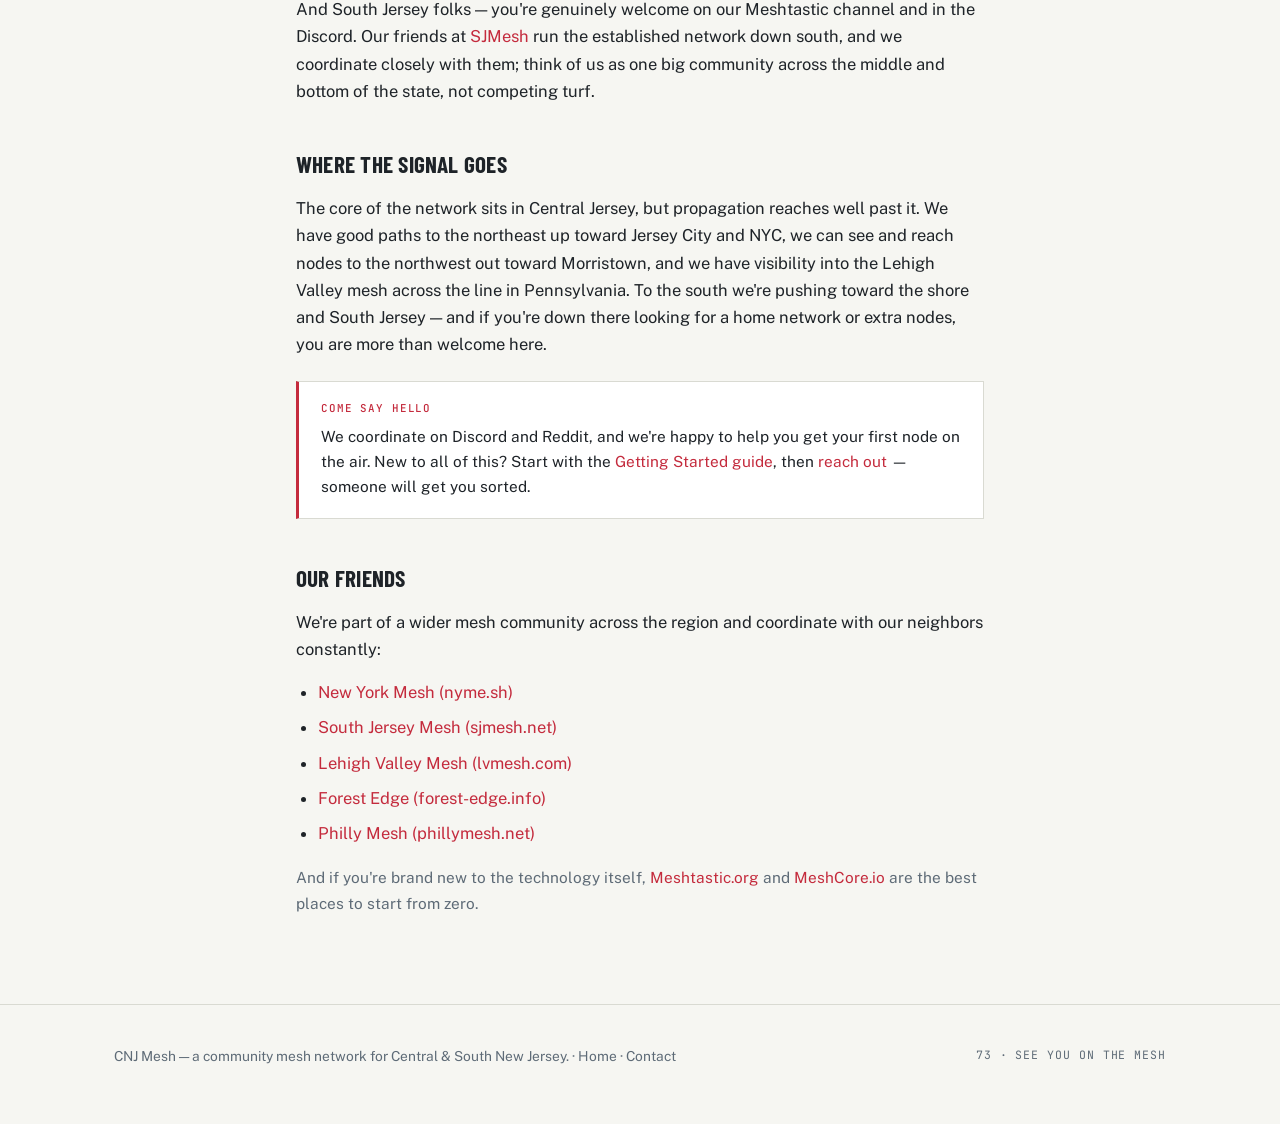
<file: website/cnjmesh-me/about.html>
<!DOCTYPE html>
<html lang="en">
<head>
<meta charset="UTF-8">
<meta name="viewport" content="width=device-width, initial-scale=1.0">
<title>About — CNJ Mesh</title>
<meta name="description" content="About CNJ Mesh, a community-run LoRa mesh network in Central &amp; South New Jersey running Meshtastic and MeshCore.">
<meta property="og:title" content="About — CNJ Mesh">
<meta property="og:description" content="Who we are: a community LoRa mesh network in Central &amp; South New Jersey.">
<meta property="og:type" content="website">
<meta property="og:url" content="https://cnjmesh.me/about">
<link rel="preconnect" href="https://fonts.googleapis.com">
<link rel="preconnect" href="https://fonts.gstatic.com" crossorigin>
<link href="https://fonts.googleapis.com/css2?family=Barlow+Condensed:wght@500;600;700&family=Public+Sans:wght@400;500;600&family=JetBrains+Mono:wght@400;500&display=swap" rel="stylesheet">
<style>
/* ============================================================
   CNJ Mesh — shared styles
   Design: light editorial. Paper white, near-black ink,
   "signal red" accent (ON AIR reference). Barlow Condensed
   (display), Public Sans (body), JetBrains Mono (data).
   ============================================================ */

:root {
  --paper: #f6f6f2;
  --panel: #ffffff;
  --ink: #1e2328;
  --muted: #5e6b77;
  --line: #d9dad2;
  --red: #c42b3d;
  --red-dark: #9e2233;
  --term: #21262c;
  --term-text: #e8eaed;
  --maxw: 1100px;
}
* { margin: 0; padding: 0; box-sizing: border-box; }
html { scroll-behavior: smooth; }
body {
  background: var(--paper);
  color: var(--ink);
  font-family: 'Public Sans', system-ui, sans-serif;
  font-size: 16.5px;
  line-height: 1.65;
  -webkit-font-smoothing: antialiased;
}
::selection { background: var(--red); color: #fff; }
a { color: var(--red); text-decoration: none; }
a:hover { text-decoration: underline; text-underline-offset: 3px; }
a:focus-visible, button:focus-visible {
  outline: 2px solid var(--red);
  outline-offset: 3px;
}
.wrap { max-width: var(--maxw); margin: 0 auto; padding: 0 24px; }

/* ---------- header ---------- */
header {
  position: sticky; top: 0; z-index: 50;
  background: rgba(246,246,242,.92);
  backdrop-filter: blur(8px);
  border-bottom: 1px solid var(--line);
}
.nav { display: flex; align-items: center; justify-content: space-between; height: 62px; }
.brand {
  font-family: 'Barlow Condensed', sans-serif;
  font-weight: 700; font-size: 1.5rem; letter-spacing: .06em;
  color: var(--ink); display: flex; align-items: center; gap: 10px;
  text-transform: uppercase;
}
.brand:hover { text-decoration: none; }
.brand .onair {
  width: 10px; height: 10px; border-radius: 50%;
  background: var(--red);
  box-shadow: 0 0 0 0 rgba(196,43,61,.45);
  animation: beacon 2.8s infinite;
}
@keyframes beacon {
  0% { box-shadow: 0 0 0 0 rgba(196,43,61,.45); }
  70% { box-shadow: 0 0 0 10px rgba(196,43,61,0); }
  100% { box-shadow: 0 0 0 0 rgba(196,43,61,0); }
}
nav.links { display: flex; gap: 26px; align-items: center; }
nav.links a {
  color: var(--muted);
  font-family: 'Barlow Condensed', sans-serif;
  font-size: 1.02rem; letter-spacing: .05em; text-transform: uppercase;
  font-weight: 500;
}
nav.links a:hover { color: var(--ink); text-decoration: none; }
nav.links a.current { color: var(--ink); border-bottom: 2px solid var(--red); padding-bottom: 2px; }
@media (max-width: 760px) { nav.links { gap: 16px; font-size: .9rem; } }
@media (max-width: 520px) { nav.links a.hide-sm { display: none; } }
.brand-short { display: none; }
@media (max-width: 640px) {
  .nav { height: auto; min-height: 56px; padding: 10px 0; flex-wrap: wrap; row-gap: 6px; }
  .brand-full { display: none; }
  .brand-short { display: inline; }
  .brand { font-size: 1.1rem; }
  nav.links { gap: 10px; flex-wrap: wrap; }
  nav.links a { font-size: .78rem; letter-spacing: .03em; }
}

/* ---------- generic hero / page head ---------- */
.hero { border-bottom: 1px solid var(--line); background: var(--panel); }
.hero .wrap {
  display: grid; grid-template-columns: 1.1fr .9fr;
  gap: 48px; align-items: center;
  padding-top: 64px; padding-bottom: 64px;
}
@media (max-width: 880px) {
  .hero .wrap { grid-template-columns: 1fr; padding-top: 44px; padding-bottom: 40px; }
}
.eyebrow {
  font-family: 'JetBrains Mono', monospace;
  font-size: .74rem; letter-spacing: .1em;
  color: var(--red); text-transform: uppercase;
  display: inline-flex; align-items: center; gap: 9px;
  margin-bottom: 18px; font-weight: 500;
}
.eyebrow::before { content: ""; width: 24px; height: 2px; background: var(--red); }
h1 {
  font-family: 'Barlow Condensed', sans-serif;
  font-weight: 700; font-size: clamp(2.7rem, 6vw, 4.4rem);
  line-height: .98; letter-spacing: .005em;
  text-transform: uppercase;
  margin-bottom: 22px;
}
h1 .red { color: var(--red); }
.hero p.lede { color: var(--muted); font-size: 1.06rem; max-width: 33rem; }
.hero .cta-row { display: flex; flex-wrap: wrap; gap: 14px; margin-top: 30px; }

/* page head (interior pages, single column) */
.pagehead { border-bottom: 1px solid var(--line); background: var(--panel); }
.pagehead .wrap { padding-top: 60px; padding-bottom: 46px; }
.pagehead h1 { margin-bottom: 18px; }
.pagehead p.lede { color: var(--muted); font-size: 1.08rem; max-width: 44rem; }

/* ---------- buttons ---------- */
.btn {
  font-family: 'Barlow Condensed', sans-serif; font-weight: 600;
  font-size: 1.05rem; letter-spacing: .06em; text-transform: uppercase;
  padding: 12px 24px; border: 1.5px solid var(--ink);
  cursor: pointer; display: inline-flex; align-items: center;
  transition: background .15s ease, color .15s ease, border-color .15s ease;
  color: var(--ink); background: transparent;
}
.btn:hover { text-decoration: none; }
.btn-primary { background: var(--red); border-color: var(--red); color: #fff; }
.btn-primary:hover { background: var(--red-dark); border-color: var(--red-dark); }
.btn-ghost:hover { background: var(--ink); color: var(--paper); }

.hero-stats {
  display: flex; gap: 34px; margin-top: 38px; flex-wrap: wrap;
  font-family: 'JetBrains Mono', monospace; font-size: .74rem; color: var(--muted);
  letter-spacing: .04em; text-transform: uppercase;
}
.hero-stats b {
  display: block; color: var(--ink); font-size: 1.5rem;
  font-family: 'Barlow Condensed', sans-serif; font-weight: 700; letter-spacing: 0;
}

/* ---------- NJ coverage plot ---------- */
.njmap { width: 100%; max-width: 330px; margin: 0 auto; display: block; }
.njmap .outline { fill: var(--paper); stroke: var(--ink); stroke-width: 1.6; }
.njmap .ring {
  fill: none; stroke: var(--red); stroke-width: .8;
  stroke-dasharray: 2 3; opacity: .5;
}
.njmap .link-line { stroke: var(--muted); stroke-width: 1; stroke-dasharray: 4 4; opacity: .55; }
.njmap .node { fill: var(--ink); }
.njmap .core { fill: var(--red); }
.njmap .pulse {
  fill: none; stroke: var(--red); stroke-width: 1.4;
  transform-origin: center; transform-box: fill-box;
  animation: ripple 3.2s ease-out infinite;
}
.njmap .pulse.p2 { animation-delay: 1.6s; }
@keyframes ripple {
  0% { transform: scale(.15); opacity: .9; }
  100% { transform: scale(1); opacity: 0; }
}
.njmap text {
  font-family: 'JetBrains Mono', monospace; font-size: 9.5px;
  fill: var(--muted); letter-spacing: .05em;
}
.njmap text.coretext { fill: var(--red); font-weight: 500; }
@media (prefers-reduced-motion: reduce) {
  .njmap .pulse { animation: none; opacity: .25; }
  .brand .onair { animation: none; }
  html { scroll-behavior: auto; }
}

/* ---------- sections ---------- */
section { padding: 72px 0; border-bottom: 1px solid var(--line); }
section:last-of-type { border-bottom: none; }
h2 {
  font-family: 'Barlow Condensed', sans-serif;
  font-weight: 700; font-size: clamp(1.9rem, 3.4vw, 2.6rem);
  text-transform: uppercase; letter-spacing: .01em;
  margin-bottom: 14px;
}
h3 { font-family: 'Barlow Condensed', sans-serif; }
.section-intro { color: var(--muted); max-width: 44rem; margin-bottom: 36px; }

/* dark band (central jersey / callout) */
.central-jersey { background: var(--ink); color: var(--paper); }
.central-jersey blockquote {
  font-family: 'Barlow Condensed', sans-serif;
  font-size: clamp(1.7rem, 3.6vw, 2.6rem); font-weight: 700;
  line-height: 1.1; max-width: 46rem; text-transform: uppercase;
  border-left: 4px solid var(--red); padding-left: 24px;
  margin-bottom: 18px;
}
.central-jersey p { color: #b6c0c9; max-width: 46rem; }
.central-jersey p + p { margin-top: 16px; }

/* ---------- join / protocol cards ---------- */
.join-grid { display: grid; grid-template-columns: 1fr 1fr; gap: 24px; }
@media (max-width: 880px) { .join-grid { grid-template-columns: 1fr; } }
.card {
  background: var(--panel); border: 1px solid var(--line);
  border-top: 3px solid var(--red);
  padding: 30px;
}
.card h3 {
  font-size: 1.6rem; font-weight: 700; text-transform: uppercase; margin-bottom: 2px;
}
.card .sub {
  font-family: 'JetBrains Mono', monospace; font-size: .72rem;
  color: var(--red); letter-spacing: .08em; text-transform: uppercase;
  margin-bottom: 16px; display: block; font-weight: 500;
}
.card p { color: var(--muted); font-size: .96rem; margin-bottom: 14px; }
.card ol { padding-left: 20px; font-size: .96rem; }
.card ol li { margin-bottom: 9px; }
.card ol li span.k { color: var(--muted); }
code {
  font-family: 'JetBrains Mono', monospace; font-size: .85em;
  background: #ecece6; border: 1px solid var(--line);
  padding: 2px 6px; word-break: break-all;
}
.config-block {
  background: var(--term); color: var(--term-text);
  padding: 18px 20px; margin: 18px 0;
  font-family: 'JetBrains Mono', monospace; font-size: .82rem;
  line-height: 1.9; position: relative; overflow-x: auto;
}
.config-block .key { color: #8b98a8; }
.config-block .val { color: var(--term-text); word-break: break-all; }
.copy-btn {
  position: absolute; top: 12px; right: 12px;
  font-family: 'JetBrains Mono', monospace; font-size: .7rem;
  background: transparent; color: #8b98a8;
  border: 1px solid #454d57; padding: 4px 12px; cursor: pointer;
  text-transform: uppercase; letter-spacing: .06em;
}
.copy-btn:hover { color: var(--term-text); border-color: #8b98a8; }

/* ---------- live maps: protocol groups + buttons ---------- */
.proto-group { margin-bottom: 40px; }
.proto-group:last-child { margin-bottom: 0; }
.proto-head {
  display: flex; align-items: baseline; gap: 12px;
  border-bottom: 1px solid var(--line); padding-bottom: 10px; margin-bottom: 20px;
}
.proto-head h3 {
  font-size: 1.5rem; font-weight: 700; text-transform: uppercase; letter-spacing: .01em;
}
.proto-head .count {
  font-family: 'JetBrains Mono', monospace; font-size: .7rem;
  color: var(--muted); letter-spacing: .06em; text-transform: uppercase;
}
.btn-grid { display: flex; flex-wrap: wrap; gap: 12px; }
.link-btn {
  font-family: 'Barlow Condensed', sans-serif; font-weight: 600;
  font-size: 1.02rem; letter-spacing: .04em; text-transform: uppercase;
  padding: 13px 20px; border: 1.5px solid var(--ink);
  color: var(--ink); background: var(--panel);
  display: inline-flex; align-items: center; gap: 10px;
  transition: background .15s ease, color .15s ease, border-color .15s ease;
}
.link-btn::after {
  content: "\2197"; font-size: .95em; color: var(--muted);
  transition: color .15s ease;
}
.link-btn:hover { background: var(--ink); color: var(--paper); text-decoration: none; border-color: var(--ink); }
.link-btn:hover::after { color: var(--paper); }

/* ---------- tool / community cards ---------- */
.tools-grid, .community-grid {
  display: grid; grid-template-columns: repeat(auto-fit, minmax(240px, 1fr));
  gap: 18px;
}
.tool {
  background: var(--panel); border: 1px solid var(--line);
  padding: 24px; display: block; color: var(--ink);
  transition: border-color .15s ease;
  position: relative;
}
.tool::after {
  content: "\2197"; position: absolute; top: 20px; right: 22px;
  color: var(--line); font-size: 1.1rem; transition: color .15s ease;
}
.tool:hover { border-color: var(--ink); text-decoration: none; }
.tool:hover::after { color: var(--red); }
.tool .tag {
  font-family: 'JetBrains Mono', monospace; font-size: .66rem;
  letter-spacing: .09em; text-transform: uppercase; color: var(--red);
  display: block; margin-bottom: 12px; font-weight: 500;
}
.tool h3 {
  font-size: 1.3rem; font-weight: 600; text-transform: uppercase; margin-bottom: 6px;
}
.tool p { color: var(--muted); font-size: .88rem; }
.tool .url {
  font-family: 'JetBrains Mono', monospace; font-size: .74rem;
  color: var(--ink); margin-top: 14px; display: block;
  border-top: 1px solid var(--line); padding-top: 10px; word-break: break-all;
}

/* ---------- friends line ---------- */
.friends { display: grid; grid-template-columns: 1fr 1fr; gap: 30px; }
@media (max-width: 760px) { .friends { grid-template-columns: 1fr; gap: 20px; } }
.friends .label {
  font-family: 'JetBrains Mono', monospace; font-size: .7rem;
  color: var(--red); letter-spacing: .08em; text-transform: uppercase;
  margin-bottom: 8px; font-weight: 500;
}
.friends .line { color: var(--ink); }
.friends .line a { color: var(--ink); border-bottom: 1px solid var(--line); }
.friends .line a:hover { border-color: var(--red); text-decoration: none; color: var(--red); }

/* ---------- coverage ---------- */
.coverage ul {
  list-style: none; display: grid;
  grid-template-columns: repeat(auto-fit, minmax(230px, 1fr));
  gap: 0; border: 1px solid var(--line); background: var(--panel);
}
.coverage li { padding: 20px 22px; font-size: .94rem; border-right: 1px solid var(--line); }
.coverage li:last-child { border-right: none; }
@media (max-width: 880px) {
  .coverage li { border-right: none; border-bottom: 1px solid var(--line); }
  .coverage li:last-child { border-bottom: none; }
}
.coverage li b {
  font-family: 'JetBrains Mono', monospace; font-size: .68rem;
  color: var(--red); display: block; letter-spacing: .09em;
  text-transform: uppercase; margin-bottom: 6px; font-weight: 500;
}

/* ---------- prose (about / getting started body) ---------- */
.prose { max-width: 46rem; }
.prose.wide { max-width: 52rem; }
.prose h2 { margin-top: 6px; }
.prose h3 {
  font-size: 1.45rem; font-weight: 700; text-transform: uppercase;
  letter-spacing: .01em; margin: 40px 0 12px;
}
.prose h4 {
  font-family: 'Barlow Condensed', sans-serif;
  font-size: 1.15rem; font-weight: 600; text-transform: uppercase;
  letter-spacing: .02em; margin: 26px 0 8px;
}
.prose p { margin-bottom: 16px; }
.prose ul, .prose ol { margin: 0 0 18px 22px; }
.prose li { margin-bottom: 8px; }
.prose .note {
  color: var(--muted); font-size: .96rem;
}
.callout {
  background: var(--panel); border: 1px solid var(--line);
  border-left: 3px solid var(--red);
  padding: 18px 22px; margin: 22px 0;
  font-size: .96rem;
}
.callout .tag {
  font-family: 'JetBrains Mono', monospace; font-size: .68rem;
  color: var(--red); letter-spacing: .08em; text-transform: uppercase;
  display: block; margin-bottom: 6px; font-weight: 500;
}
.review-flag {
  background: #fff7e6; border: 1px solid #e8d9a8; border-left: 3px solid #c9922b;
  padding: 14px 18px; margin: 18px 0; font-size: .9rem; color: #6b5518;
}
.review-flag b { color: #543f0e; }

/* settings table used in getting started advanced section */
.settings {
  width: 100%; border-collapse: collapse; margin: 14px 0 8px;
  font-size: .92rem; background: var(--panel); border: 1px solid var(--line);
}
.settings th, .settings td {
  text-align: left; padding: 10px 14px; border-bottom: 1px solid var(--line);
  vertical-align: top;
}
.settings th {
  font-family: 'JetBrains Mono', monospace; font-size: .68rem;
  letter-spacing: .06em; text-transform: uppercase; color: var(--muted); font-weight: 500;
}
.settings td:first-child { font-family: 'JetBrains Mono', monospace; font-size: .84rem; white-space: nowrap; }
.settings tr:last-child td { border-bottom: none; }

/* quick anchor nav on getting started */
.jump {
  display: flex; flex-wrap: wrap; gap: 10px; margin: 4px 0 6px;
}
.jump a {
  font-family: 'JetBrains Mono', monospace; font-size: .74rem;
  letter-spacing: .04em; text-transform: uppercase;
  border: 1px solid var(--line); padding: 7px 13px; color: var(--muted);
}
.jump a:hover { border-color: var(--ink); color: var(--ink); text-decoration: none; }

/* ---------- footer ---------- */
footer { padding: 40px 0 56px; color: var(--muted); font-size: .86rem; border-top: 1px solid var(--line); }
footer .wrap { display: flex; justify-content: space-between; flex-wrap: wrap; gap: 16px; }
footer .mono {
  font-family: 'JetBrains Mono', monospace; font-size: .72rem;
  letter-spacing: .08em; text-transform: uppercase;
}
footer a { color: var(--muted); }
footer a:hover { color: var(--ink); }

/* ---------- "watch the mesh live" highlight band ---------- */
.livewatch { background: var(--panel); }
.livewatch .live-dot {
  display: inline-block; width: 8px; height: 8px; border-radius: 50%;
  background: var(--red); margin-right: 2px;
  box-shadow: 0 0 0 0 rgba(196,43,61,.5); animation: beacon 2.8s infinite;
}
.watch-btns { display: flex; flex-wrap: wrap; gap: 14px; margin: 4px 0 20px; }
.btn-lg { font-size: 1.22rem; padding: 16px 30px; }
.watch-more {
  font-family: 'JetBrains Mono', monospace; font-size: .78rem;
  letter-spacing: .04em; text-transform: uppercase;
}
.watch-more a { color: var(--muted); }
.watch-more a:hover { color: var(--red); text-decoration: none; }
@media (prefers-reduced-motion: reduce) { .livewatch .live-dot { animation: none; } }

</style>
</head>
<body>

<header>
  <div class="wrap nav">
    <a class="brand" href="index.html"><span class="onair"></span><span class="brand-full">Central &amp; South New Jersey Mesh</span><span class="brand-short">Central &amp; South NJ</span></a>
    <nav class="links">
      <a href="about.html" class="current">About</a>
      <a href="getting-started.html">Getting started</a>
      <a href="index.html#maps" class="hide-sm">Live maps</a>
      <a href="index.html#discords" class="hide-sm">Discords</a>
      <a href="contact.html">Contact</a>
    </nav>
  </div>
</header>

<div class="pagehead">
  <div class="wrap">
    <span class="eyebrow">About the network</span>
    <h1>A mesh of our own,<br>in the middle of Jersey.</h1>
    <p class="lede">CNJ Mesh is a community-built LoRa radio network for Central and South New Jersey. No company runs it, no subscription pays for it — it's a group of neighbors putting up radios and keeping each other in range.</p>
  </div>
</div>

<section>
  <div class="wrap prose">
    <h2>Yes, there is a Central Jersey</h2>
    <p>Almost as hotly debated as "pork roll vs. Taylor ham." North and South Jersey natives love to argue that Central Jersey doesn't exist — but it does, and folks from the middle of the state will tell you it just hits differently. We've got our own thing going, and now we've got our own mesh.</p>
    <p>All kidding aside, what we are is a growing mesh network in the South Brunswick–North Brunswick–New Brunswick–Milltown–Edison corridor, looking for more people to join in and help it grow. We really don't care which part of Jersey you're from. North, South, shore, or over the PA line — the more nodes on the air, the better the mesh works for everyone.</p>

    <h3>What we're actually doing</h3>
    <p>We build low-power radio networks using inexpensive LoRa devices — often a small radio paired with your phone over Bluetooth. These networks run in a decentralized, self-healing mesh on license-free frequencies, so there's no cell tower, no internet connection, and no monthly bill involved in sending a message across town.</p>
    <p>The tradeoff is that they're low-throughput and built for short text messages, not browsing or calls. But they're resilient: they keep working when the power or the internet doesn't. Think walkie-talkies, but with text messages and a lot more range once the mesh fills in. These are <em>not</em> life-safety tools — but they're genuinely useful, and building them out is a good time.</p>

    <h3>Two protocols, one community</h3>
    <p>We run both of the major mesh platforms side by side, and we treat them as equals:</p>
    <ul>
      <li><strong>Meshtastic</strong> — open-source mesh messaging on our regional <code>CentralNJ</code> channel, home to the Central and South New Jersey Meshtastic community, with a full self-hosted monitoring stack behind it.</li>
      <li><strong>MeshCore</strong> — smart-routing mesh where every user runs a companion node and dedicated repeaters carry traffic across the network. We're building out repeater coverage across Central and South Jersey.</li>
    </ul>
    <p>You don't have to choose. Plenty of us run both. The <a href="getting-started.html">Getting Started guide</a> walks through each one, and the <a href="index.html#maps">live maps</a> show what's on the air right now.</p>
    <p>And South Jersey folks — you're genuinely welcome on our Meshtastic channel and in the Discord. Our friends at <a href="https://sjmesh.net/">SJMesh</a> run the established network down south, and we coordinate closely with them; think of us as one big community across the middle and bottom of the state, not competing turf.</p>

    <h3>Where the signal goes</h3>
    <p>The core of the network sits in Central Jersey, but propagation reaches well past it. We have good paths to the northeast up toward Jersey City and NYC, we can see and reach nodes to the northwest out toward Morristown, and we have visibility into the Lehigh Valley mesh across the line in Pennsylvania. To the south we're pushing toward the shore and South Jersey — and if you're down there looking for a home network or extra nodes, you are more than welcome here.</p>

    <div class="callout">
      <span class="tag">Come say hello</span>
      We coordinate on Discord and Reddit, and we're happy to help you get your first node on the air. New to all of this? Start with the <a href="getting-started.html">Getting Started guide</a>, then <a href="contact.html">reach out</a> — someone will get you sorted.
    </div>

    <h3>Our friends</h3>
    <p>We're part of a wider mesh community across the region and coordinate with our neighbors constantly:</p>
    <ul>
      <li><a href="https://nyme.sh">New York Mesh (nyme.sh)</a></li>
      <li><a href="https://sjmesh.net/">South Jersey Mesh (sjmesh.net)</a></li>
      <li><a href="https://lvmesh.com/">Lehigh Valley Mesh (lvmesh.com)</a></li>
      <li><a href="https://forest-edge.info/">Forest Edge (forest-edge.info)</a></li>
      <li><a href="https://phillymesh.net/">Philly Mesh (phillymesh.net)</a></li>
    </ul>
    <p class="note">And if you're brand new to the technology itself, <a href="https://meshtastic.org">Meshtastic.org</a> and <a href="https://meshcore.io">MeshCore.io</a> are the best places to start from zero.</p>
  </div>
</section>

<footer>
  <div class="wrap">
    <div>CNJ Mesh — a community mesh network for Central &amp; South New Jersey. · <a href="index.html">Home</a> · <a href="contact.html">Contact</a></div>
    <div class="mono">73 · See you on the mesh</div>
  </div>
</footer>

</body>
</html>
</file>
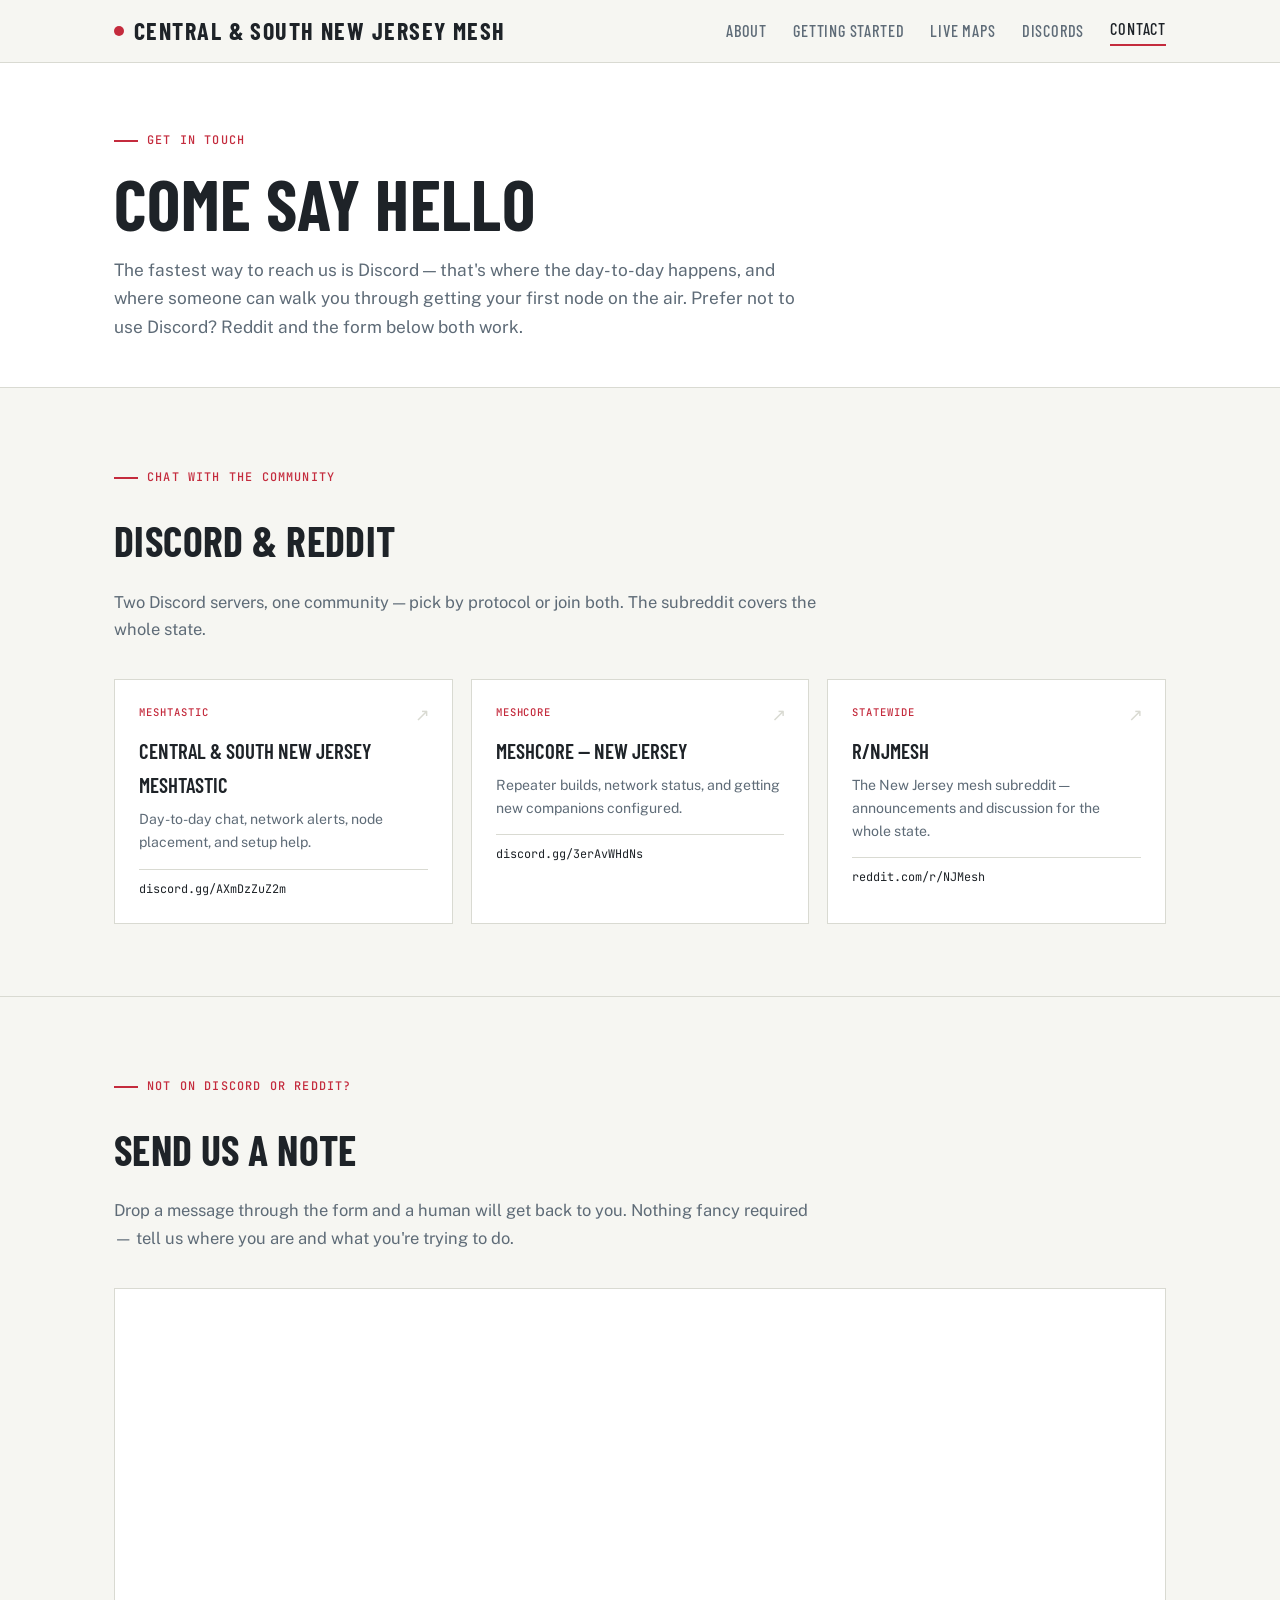
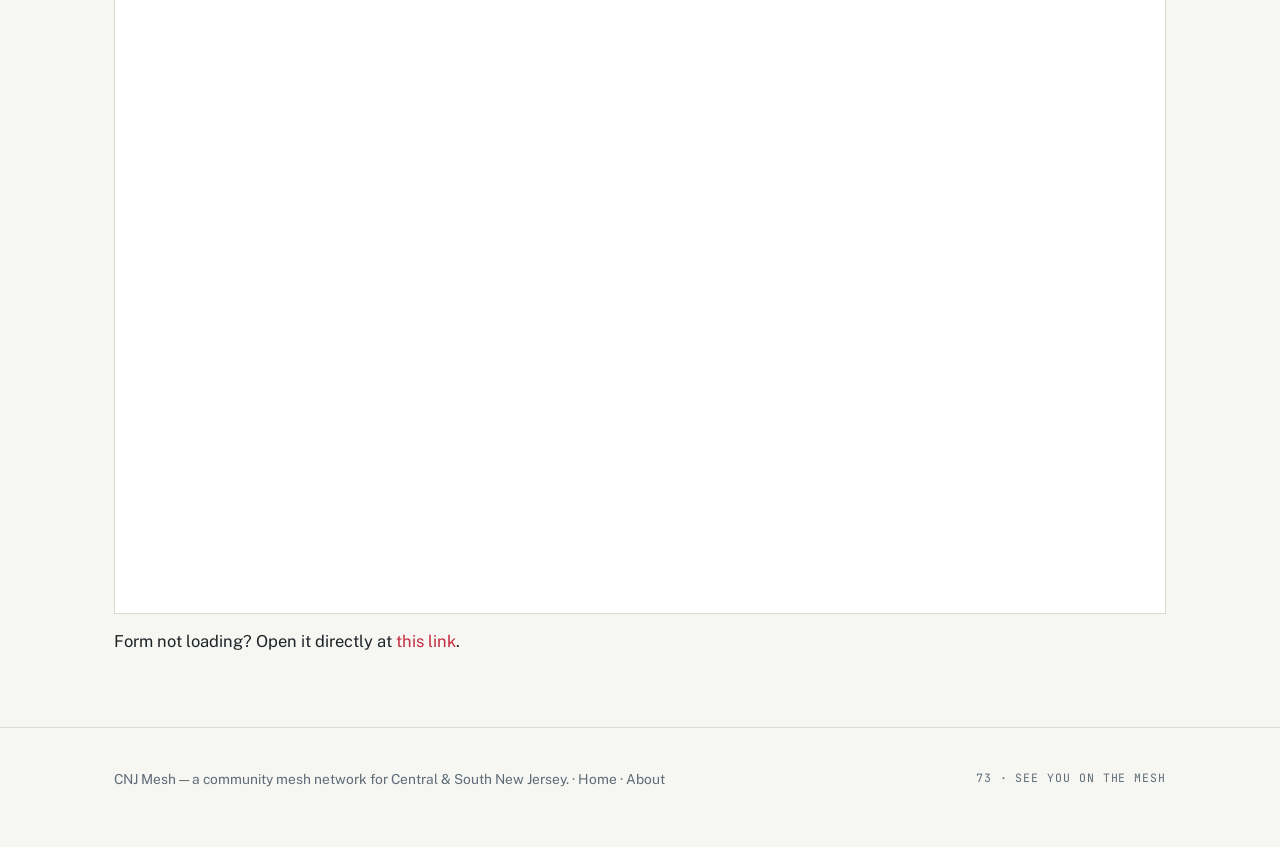
<file: website/cnjmesh-me/contact.html>
<!DOCTYPE html>
<html lang="en">
<head>
<meta charset="UTF-8">
<meta name="viewport" content="width=device-width, initial-scale=1.0">
<title>Contact — CNJ Mesh</title>
<meta name="description" content="Get in touch with CNJ Mesh — join our Discords, the NJ mesh subreddit, or send a message through our contact form.">
<meta property="og:title" content="Contact — CNJ Mesh">
<meta property="og:description" content="Reach the Central &amp; South New Jersey mesh community.">
<meta property="og:type" content="website">
<meta property="og:url" content="https://cnjmesh.me/contact">
<link rel="preconnect" href="https://fonts.googleapis.com">
<link rel="preconnect" href="https://fonts.gstatic.com" crossorigin>
<link href="https://fonts.googleapis.com/css2?family=Barlow+Condensed:wght@500;600;700&family=Public+Sans:wght@400;500;600&family=JetBrains+Mono:wght@400;500&display=swap" rel="stylesheet">
<style>
/* ============================================================
   CNJ Mesh — shared styles
   Design: light editorial. Paper white, near-black ink,
   "signal red" accent (ON AIR reference). Barlow Condensed
   (display), Public Sans (body), JetBrains Mono (data).
   ============================================================ */

:root {
  --paper: #f6f6f2;
  --panel: #ffffff;
  --ink: #1e2328;
  --muted: #5e6b77;
  --line: #d9dad2;
  --red: #c42b3d;
  --red-dark: #9e2233;
  --term: #21262c;
  --term-text: #e8eaed;
  --maxw: 1100px;
}
* { margin: 0; padding: 0; box-sizing: border-box; }
html { scroll-behavior: smooth; }
body {
  background: var(--paper);
  color: var(--ink);
  font-family: 'Public Sans', system-ui, sans-serif;
  font-size: 16.5px;
  line-height: 1.65;
  -webkit-font-smoothing: antialiased;
}
::selection { background: var(--red); color: #fff; }
a { color: var(--red); text-decoration: none; }
a:hover { text-decoration: underline; text-underline-offset: 3px; }
a:focus-visible, button:focus-visible {
  outline: 2px solid var(--red);
  outline-offset: 3px;
}
.wrap { max-width: var(--maxw); margin: 0 auto; padding: 0 24px; }

/* ---------- header ---------- */
header {
  position: sticky; top: 0; z-index: 50;
  background: rgba(246,246,242,.92);
  backdrop-filter: blur(8px);
  border-bottom: 1px solid var(--line);
}
.nav { display: flex; align-items: center; justify-content: space-between; height: 62px; }
.brand {
  font-family: 'Barlow Condensed', sans-serif;
  font-weight: 700; font-size: 1.5rem; letter-spacing: .06em;
  color: var(--ink); display: flex; align-items: center; gap: 10px;
  text-transform: uppercase;
}
.brand:hover { text-decoration: none; }
.brand .onair {
  width: 10px; height: 10px; border-radius: 50%;
  background: var(--red);
  box-shadow: 0 0 0 0 rgba(196,43,61,.45);
  animation: beacon 2.8s infinite;
}
@keyframes beacon {
  0% { box-shadow: 0 0 0 0 rgba(196,43,61,.45); }
  70% { box-shadow: 0 0 0 10px rgba(196,43,61,0); }
  100% { box-shadow: 0 0 0 0 rgba(196,43,61,0); }
}
nav.links { display: flex; gap: 26px; align-items: center; }
nav.links a {
  color: var(--muted);
  font-family: 'Barlow Condensed', sans-serif;
  font-size: 1.02rem; letter-spacing: .05em; text-transform: uppercase;
  font-weight: 500;
}
nav.links a:hover { color: var(--ink); text-decoration: none; }
nav.links a.current { color: var(--ink); border-bottom: 2px solid var(--red); padding-bottom: 2px; }
@media (max-width: 760px) { nav.links { gap: 16px; font-size: .9rem; } }
@media (max-width: 520px) { nav.links a.hide-sm { display: none; } }
.brand-short { display: none; }
@media (max-width: 640px) {
  .nav { height: auto; min-height: 56px; padding: 10px 0; flex-wrap: wrap; row-gap: 6px; }
  .brand-full { display: none; }
  .brand-short { display: inline; }
  .brand { font-size: 1.1rem; }
  nav.links { gap: 10px; flex-wrap: wrap; }
  nav.links a { font-size: .78rem; letter-spacing: .03em; }
}

/* ---------- generic hero / page head ---------- */
.hero { border-bottom: 1px solid var(--line); background: var(--panel); }
.hero .wrap {
  display: grid; grid-template-columns: 1.1fr .9fr;
  gap: 48px; align-items: center;
  padding-top: 64px; padding-bottom: 64px;
}
@media (max-width: 880px) {
  .hero .wrap { grid-template-columns: 1fr; padding-top: 44px; padding-bottom: 40px; }
}
.eyebrow {
  font-family: 'JetBrains Mono', monospace;
  font-size: .74rem; letter-spacing: .1em;
  color: var(--red); text-transform: uppercase;
  display: inline-flex; align-items: center; gap: 9px;
  margin-bottom: 18px; font-weight: 500;
}
.eyebrow::before { content: ""; width: 24px; height: 2px; background: var(--red); }
h1 {
  font-family: 'Barlow Condensed', sans-serif;
  font-weight: 700; font-size: clamp(2.7rem, 6vw, 4.4rem);
  line-height: .98; letter-spacing: .005em;
  text-transform: uppercase;
  margin-bottom: 22px;
}
h1 .red { color: var(--red); }
.hero p.lede { color: var(--muted); font-size: 1.06rem; max-width: 33rem; }
.hero .cta-row { display: flex; flex-wrap: wrap; gap: 14px; margin-top: 30px; }

/* page head (interior pages, single column) */
.pagehead { border-bottom: 1px solid var(--line); background: var(--panel); }
.pagehead .wrap { padding-top: 60px; padding-bottom: 46px; }
.pagehead h1 { margin-bottom: 18px; }
.pagehead p.lede { color: var(--muted); font-size: 1.08rem; max-width: 44rem; }

/* ---------- buttons ---------- */
.btn {
  font-family: 'Barlow Condensed', sans-serif; font-weight: 600;
  font-size: 1.05rem; letter-spacing: .06em; text-transform: uppercase;
  padding: 12px 24px; border: 1.5px solid var(--ink);
  cursor: pointer; display: inline-flex; align-items: center;
  transition: background .15s ease, color .15s ease, border-color .15s ease;
  color: var(--ink); background: transparent;
}
.btn:hover { text-decoration: none; }
.btn-primary { background: var(--red); border-color: var(--red); color: #fff; }
.btn-primary:hover { background: var(--red-dark); border-color: var(--red-dark); }
.btn-ghost:hover { background: var(--ink); color: var(--paper); }

.hero-stats {
  display: flex; gap: 34px; margin-top: 38px; flex-wrap: wrap;
  font-family: 'JetBrains Mono', monospace; font-size: .74rem; color: var(--muted);
  letter-spacing: .04em; text-transform: uppercase;
}
.hero-stats b {
  display: block; color: var(--ink); font-size: 1.5rem;
  font-family: 'Barlow Condensed', sans-serif; font-weight: 700; letter-spacing: 0;
}

/* ---------- NJ coverage plot ---------- */
.njmap { width: 100%; max-width: 330px; margin: 0 auto; display: block; }
.njmap .outline { fill: var(--paper); stroke: var(--ink); stroke-width: 1.6; }
.njmap .ring {
  fill: none; stroke: var(--red); stroke-width: .8;
  stroke-dasharray: 2 3; opacity: .5;
}
.njmap .link-line { stroke: var(--muted); stroke-width: 1; stroke-dasharray: 4 4; opacity: .55; }
.njmap .node { fill: var(--ink); }
.njmap .core { fill: var(--red); }
.njmap .pulse {
  fill: none; stroke: var(--red); stroke-width: 1.4;
  transform-origin: center; transform-box: fill-box;
  animation: ripple 3.2s ease-out infinite;
}
.njmap .pulse.p2 { animation-delay: 1.6s; }
@keyframes ripple {
  0% { transform: scale(.15); opacity: .9; }
  100% { transform: scale(1); opacity: 0; }
}
.njmap text {
  font-family: 'JetBrains Mono', monospace; font-size: 9.5px;
  fill: var(--muted); letter-spacing: .05em;
}
.njmap text.coretext { fill: var(--red); font-weight: 500; }
@media (prefers-reduced-motion: reduce) {
  .njmap .pulse { animation: none; opacity: .25; }
  .brand .onair { animation: none; }
  html { scroll-behavior: auto; }
}

/* ---------- sections ---------- */
section { padding: 72px 0; border-bottom: 1px solid var(--line); }
section:last-of-type { border-bottom: none; }
h2 {
  font-family: 'Barlow Condensed', sans-serif;
  font-weight: 700; font-size: clamp(1.9rem, 3.4vw, 2.6rem);
  text-transform: uppercase; letter-spacing: .01em;
  margin-bottom: 14px;
}
h3 { font-family: 'Barlow Condensed', sans-serif; }
.section-intro { color: var(--muted); max-width: 44rem; margin-bottom: 36px; }

/* dark band (central jersey / callout) */
.central-jersey { background: var(--ink); color: var(--paper); }
.central-jersey blockquote {
  font-family: 'Barlow Condensed', sans-serif;
  font-size: clamp(1.7rem, 3.6vw, 2.6rem); font-weight: 700;
  line-height: 1.1; max-width: 46rem; text-transform: uppercase;
  border-left: 4px solid var(--red); padding-left: 24px;
  margin-bottom: 18px;
}
.central-jersey p { color: #b6c0c9; max-width: 46rem; }
.central-jersey p + p { margin-top: 16px; }

/* ---------- join / protocol cards ---------- */
.join-grid { display: grid; grid-template-columns: 1fr 1fr; gap: 24px; }
@media (max-width: 880px) { .join-grid { grid-template-columns: 1fr; } }
.card {
  background: var(--panel); border: 1px solid var(--line);
  border-top: 3px solid var(--red);
  padding: 30px;
}
.card h3 {
  font-size: 1.6rem; font-weight: 700; text-transform: uppercase; margin-bottom: 2px;
}
.card .sub {
  font-family: 'JetBrains Mono', monospace; font-size: .72rem;
  color: var(--red); letter-spacing: .08em; text-transform: uppercase;
  margin-bottom: 16px; display: block; font-weight: 500;
}
.card p { color: var(--muted); font-size: .96rem; margin-bottom: 14px; }
.card ol { padding-left: 20px; font-size: .96rem; }
.card ol li { margin-bottom: 9px; }
.card ol li span.k { color: var(--muted); }
code {
  font-family: 'JetBrains Mono', monospace; font-size: .85em;
  background: #ecece6; border: 1px solid var(--line);
  padding: 2px 6px; word-break: break-all;
}
.config-block {
  background: var(--term); color: var(--term-text);
  padding: 18px 20px; margin: 18px 0;
  font-family: 'JetBrains Mono', monospace; font-size: .82rem;
  line-height: 1.9; position: relative; overflow-x: auto;
}
.config-block .key { color: #8b98a8; }
.config-block .val { color: var(--term-text); word-break: break-all; }
.copy-btn {
  position: absolute; top: 12px; right: 12px;
  font-family: 'JetBrains Mono', monospace; font-size: .7rem;
  background: transparent; color: #8b98a8;
  border: 1px solid #454d57; padding: 4px 12px; cursor: pointer;
  text-transform: uppercase; letter-spacing: .06em;
}
.copy-btn:hover { color: var(--term-text); border-color: #8b98a8; }

/* ---------- live maps: protocol groups + buttons ---------- */
.proto-group { margin-bottom: 40px; }
.proto-group:last-child { margin-bottom: 0; }
.proto-head {
  display: flex; align-items: baseline; gap: 12px;
  border-bottom: 1px solid var(--line); padding-bottom: 10px; margin-bottom: 20px;
}
.proto-head h3 {
  font-size: 1.5rem; font-weight: 700; text-transform: uppercase; letter-spacing: .01em;
}
.proto-head .count {
  font-family: 'JetBrains Mono', monospace; font-size: .7rem;
  color: var(--muted); letter-spacing: .06em; text-transform: uppercase;
}
.btn-grid { display: flex; flex-wrap: wrap; gap: 12px; }
.link-btn {
  font-family: 'Barlow Condensed', sans-serif; font-weight: 600;
  font-size: 1.02rem; letter-spacing: .04em; text-transform: uppercase;
  padding: 13px 20px; border: 1.5px solid var(--ink);
  color: var(--ink); background: var(--panel);
  display: inline-flex; align-items: center; gap: 10px;
  transition: background .15s ease, color .15s ease, border-color .15s ease;
}
.link-btn::after {
  content: "\2197"; font-size: .95em; color: var(--muted);
  transition: color .15s ease;
}
.link-btn:hover { background: var(--ink); color: var(--paper); text-decoration: none; border-color: var(--ink); }
.link-btn:hover::after { color: var(--paper); }

/* ---------- tool / community cards ---------- */
.tools-grid, .community-grid {
  display: grid; grid-template-columns: repeat(auto-fit, minmax(240px, 1fr));
  gap: 18px;
}
.tool {
  background: var(--panel); border: 1px solid var(--line);
  padding: 24px; display: block; color: var(--ink);
  transition: border-color .15s ease;
  position: relative;
}
.tool::after {
  content: "\2197"; position: absolute; top: 20px; right: 22px;
  color: var(--line); font-size: 1.1rem; transition: color .15s ease;
}
.tool:hover { border-color: var(--ink); text-decoration: none; }
.tool:hover::after { color: var(--red); }
.tool .tag {
  font-family: 'JetBrains Mono', monospace; font-size: .66rem;
  letter-spacing: .09em; text-transform: uppercase; color: var(--red);
  display: block; margin-bottom: 12px; font-weight: 500;
}
.tool h3 {
  font-size: 1.3rem; font-weight: 600; text-transform: uppercase; margin-bottom: 6px;
}
.tool p { color: var(--muted); font-size: .88rem; }
.tool .url {
  font-family: 'JetBrains Mono', monospace; font-size: .74rem;
  color: var(--ink); margin-top: 14px; display: block;
  border-top: 1px solid var(--line); padding-top: 10px; word-break: break-all;
}

/* ---------- friends line ---------- */
.friends { display: grid; grid-template-columns: 1fr 1fr; gap: 30px; }
@media (max-width: 760px) { .friends { grid-template-columns: 1fr; gap: 20px; } }
.friends .label {
  font-family: 'JetBrains Mono', monospace; font-size: .7rem;
  color: var(--red); letter-spacing: .08em; text-transform: uppercase;
  margin-bottom: 8px; font-weight: 500;
}
.friends .line { color: var(--ink); }
.friends .line a { color: var(--ink); border-bottom: 1px solid var(--line); }
.friends .line a:hover { border-color: var(--red); text-decoration: none; color: var(--red); }

/* ---------- coverage ---------- */
.coverage ul {
  list-style: none; display: grid;
  grid-template-columns: repeat(auto-fit, minmax(230px, 1fr));
  gap: 0; border: 1px solid var(--line); background: var(--panel);
}
.coverage li { padding: 20px 22px; font-size: .94rem; border-right: 1px solid var(--line); }
.coverage li:last-child { border-right: none; }
@media (max-width: 880px) {
  .coverage li { border-right: none; border-bottom: 1px solid var(--line); }
  .coverage li:last-child { border-bottom: none; }
}
.coverage li b {
  font-family: 'JetBrains Mono', monospace; font-size: .68rem;
  color: var(--red); display: block; letter-spacing: .09em;
  text-transform: uppercase; margin-bottom: 6px; font-weight: 500;
}

/* ---------- prose (about / getting started body) ---------- */
.prose { max-width: 46rem; }
.prose.wide { max-width: 52rem; }
.prose h2 { margin-top: 6px; }
.prose h3 {
  font-size: 1.45rem; font-weight: 700; text-transform: uppercase;
  letter-spacing: .01em; margin: 40px 0 12px;
}
.prose h4 {
  font-family: 'Barlow Condensed', sans-serif;
  font-size: 1.15rem; font-weight: 600; text-transform: uppercase;
  letter-spacing: .02em; margin: 26px 0 8px;
}
.prose p { margin-bottom: 16px; }
.prose ul, .prose ol { margin: 0 0 18px 22px; }
.prose li { margin-bottom: 8px; }
.prose .note {
  color: var(--muted); font-size: .96rem;
}
.callout {
  background: var(--panel); border: 1px solid var(--line);
  border-left: 3px solid var(--red);
  padding: 18px 22px; margin: 22px 0;
  font-size: .96rem;
}
.callout .tag {
  font-family: 'JetBrains Mono', monospace; font-size: .68rem;
  color: var(--red); letter-spacing: .08em; text-transform: uppercase;
  display: block; margin-bottom: 6px; font-weight: 500;
}
.review-flag {
  background: #fff7e6; border: 1px solid #e8d9a8; border-left: 3px solid #c9922b;
  padding: 14px 18px; margin: 18px 0; font-size: .9rem; color: #6b5518;
}
.review-flag b { color: #543f0e; }

/* settings table used in getting started advanced section */
.settings {
  width: 100%; border-collapse: collapse; margin: 14px 0 8px;
  font-size: .92rem; background: var(--panel); border: 1px solid var(--line);
}
.settings th, .settings td {
  text-align: left; padding: 10px 14px; border-bottom: 1px solid var(--line);
  vertical-align: top;
}
.settings th {
  font-family: 'JetBrains Mono', monospace; font-size: .68rem;
  letter-spacing: .06em; text-transform: uppercase; color: var(--muted); font-weight: 500;
}
.settings td:first-child { font-family: 'JetBrains Mono', monospace; font-size: .84rem; white-space: nowrap; }
.settings tr:last-child td { border-bottom: none; }

/* quick anchor nav on getting started */
.jump {
  display: flex; flex-wrap: wrap; gap: 10px; margin: 4px 0 6px;
}
.jump a {
  font-family: 'JetBrains Mono', monospace; font-size: .74rem;
  letter-spacing: .04em; text-transform: uppercase;
  border: 1px solid var(--line); padding: 7px 13px; color: var(--muted);
}
.jump a:hover { border-color: var(--ink); color: var(--ink); text-decoration: none; }

/* ---------- footer ---------- */
footer { padding: 40px 0 56px; color: var(--muted); font-size: .86rem; border-top: 1px solid var(--line); }
footer .wrap { display: flex; justify-content: space-between; flex-wrap: wrap; gap: 16px; }
footer .mono {
  font-family: 'JetBrains Mono', monospace; font-size: .72rem;
  letter-spacing: .08em; text-transform: uppercase;
}
footer a { color: var(--muted); }
footer a:hover { color: var(--ink); }

/* ---------- "watch the mesh live" highlight band ---------- */
.livewatch { background: var(--panel); }
.livewatch .live-dot {
  display: inline-block; width: 8px; height: 8px; border-radius: 50%;
  background: var(--red); margin-right: 2px;
  box-shadow: 0 0 0 0 rgba(196,43,61,.5); animation: beacon 2.8s infinite;
}
.watch-btns { display: flex; flex-wrap: wrap; gap: 14px; margin: 4px 0 20px; }
.btn-lg { font-size: 1.22rem; padding: 16px 30px; }
.watch-more {
  font-family: 'JetBrains Mono', monospace; font-size: .78rem;
  letter-spacing: .04em; text-transform: uppercase;
}
.watch-more a { color: var(--muted); }
.watch-more a:hover { color: var(--red); text-decoration: none; }
@media (prefers-reduced-motion: reduce) { .livewatch .live-dot { animation: none; } }

</style>
</head>
<body>

<header>
  <div class="wrap nav">
    <a class="brand" href="index.html"><span class="onair"></span><span class="brand-full">Central &amp; South New Jersey Mesh</span><span class="brand-short">Central &amp; South NJ</span></a>
    <nav class="links">
      <a href="about.html">About</a>
      <a href="getting-started.html">Getting started</a>
      <a href="index.html#maps" class="hide-sm">Live maps</a>
      <a href="index.html#discords" class="hide-sm">Discords</a>
      <a href="contact.html" class="current">Contact</a>
    </nav>
  </div>
</header>

<div class="pagehead">
  <div class="wrap">
    <span class="eyebrow">Get in touch</span>
    <h1>Come say hello</h1>
    <p class="lede">The fastest way to reach us is Discord — that's where the day-to-day happens, and where someone can walk you through getting your first node on the air. Prefer not to use Discord? Reddit and the form below both work.</p>
  </div>
</div>

<section>
  <div class="wrap">
    <span class="eyebrow">Chat with the community</span>
    <h2>Discord &amp; Reddit</h2>
    <p class="section-intro">Two Discord servers, one community — pick by protocol or join both. The subreddit covers the whole state.</p>
    <div class="community-grid">
      <a class="tool" href="https://discord.gg/AXmDzZuZ2m">
        <span class="tag">Meshtastic</span>
        <h3>Central &amp; South New Jersey Meshtastic</h3>
        <p>Day-to-day chat, network alerts, node placement, and setup help.</p>
        <span class="url">discord.gg/AXmDzZuZ2m</span>
      </a>
      <a class="tool" href="https://discord.gg/3erAvWHdNs">
        <span class="tag">MeshCore</span>
        <h3>MeshCore — New Jersey</h3>
        <p>Repeater builds, network status, and getting new companions configured.</p>
        <span class="url">discord.gg/3erAvWHdNs</span>
      </a>
      <a class="tool" href="https://www.reddit.com/r/NJMesh/">
        <span class="tag">Statewide</span>
        <h3>r/NJMesh</h3>
        <p>The New Jersey mesh subreddit — announcements and discussion for the whole state.</p>
        <span class="url">reddit.com/r/NJMesh</span>
      </a>
    </div>
  </div>
</section>

<section>
  <div class="wrap">
    <span class="eyebrow">Not on Discord or Reddit?</span>
    <h2>Send us a note</h2>
    <p class="section-intro">Drop a message through the form and a human will get back to you. Nothing fancy required — tell us where you are and what you're trying to do.</p>
    <div style="background:var(--panel); border:1px solid var(--line); padding:8px;">
      <iframe
        src="https://docs.google.com/forms/d/e/1FAIpQLSdvrvo3_DyjJyqL-ddz181wCtbvWMrJs9OilbGtLeC0ZQ0I5g/viewform?embedded=true"
        width="100%" height="900" frameborder="0" marginheight="0" marginwidth="0"
        title="CNJ Mesh contact form">Loading…</iframe>
    </div>
    <p class="note" style="margin-top:14px">Form not loading? Open it directly at <a href="https://docs.google.com/forms/d/e/1FAIpQLSdvrvo3_DyjJyqL-ddz181wCtbvWMrJs9OilbGtLeC0ZQ0I5g/viewform">this link</a>.</p>
  </div>
</section>

<footer>
  <div class="wrap">
    <div>CNJ Mesh — a community mesh network for Central &amp; South New Jersey. · <a href="index.html">Home</a> · <a href="about.html">About</a></div>
    <div class="mono">73 · See you on the mesh</div>
  </div>
</footer>

</body>
</html>
</file>
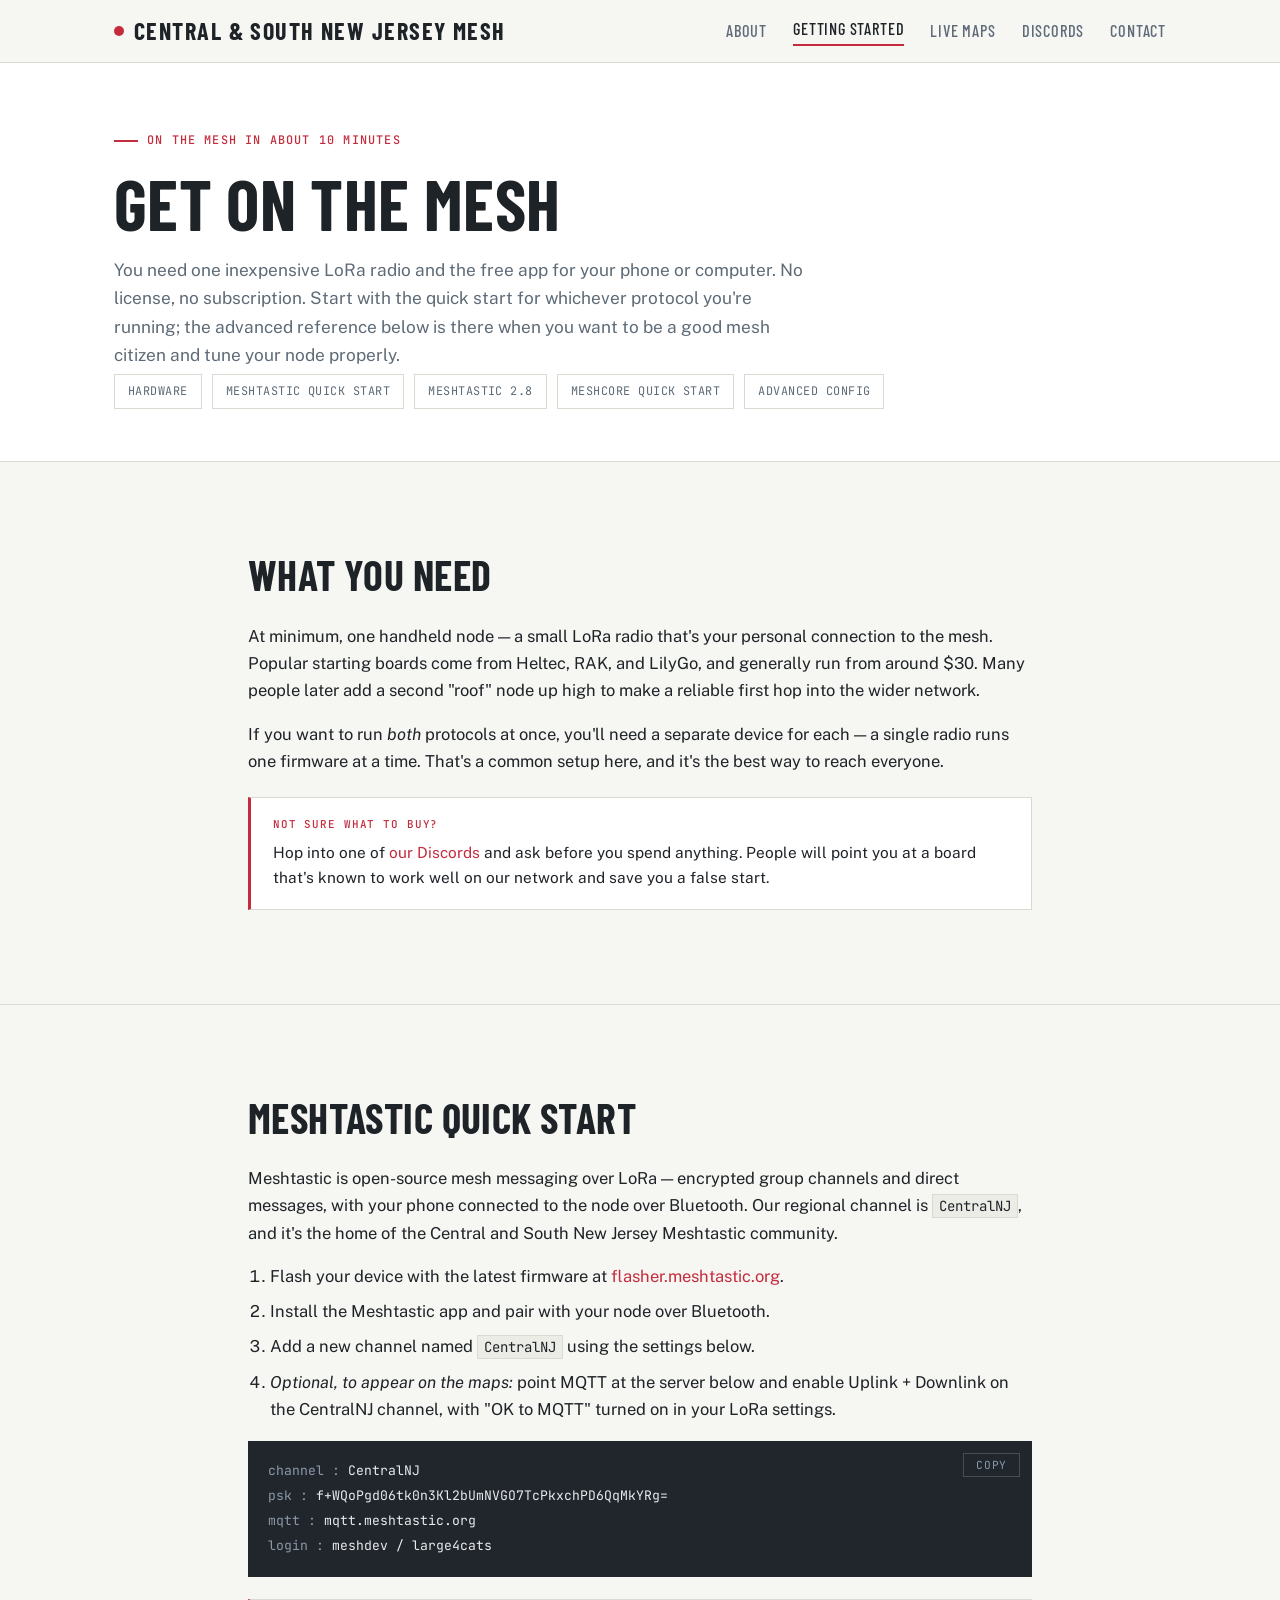
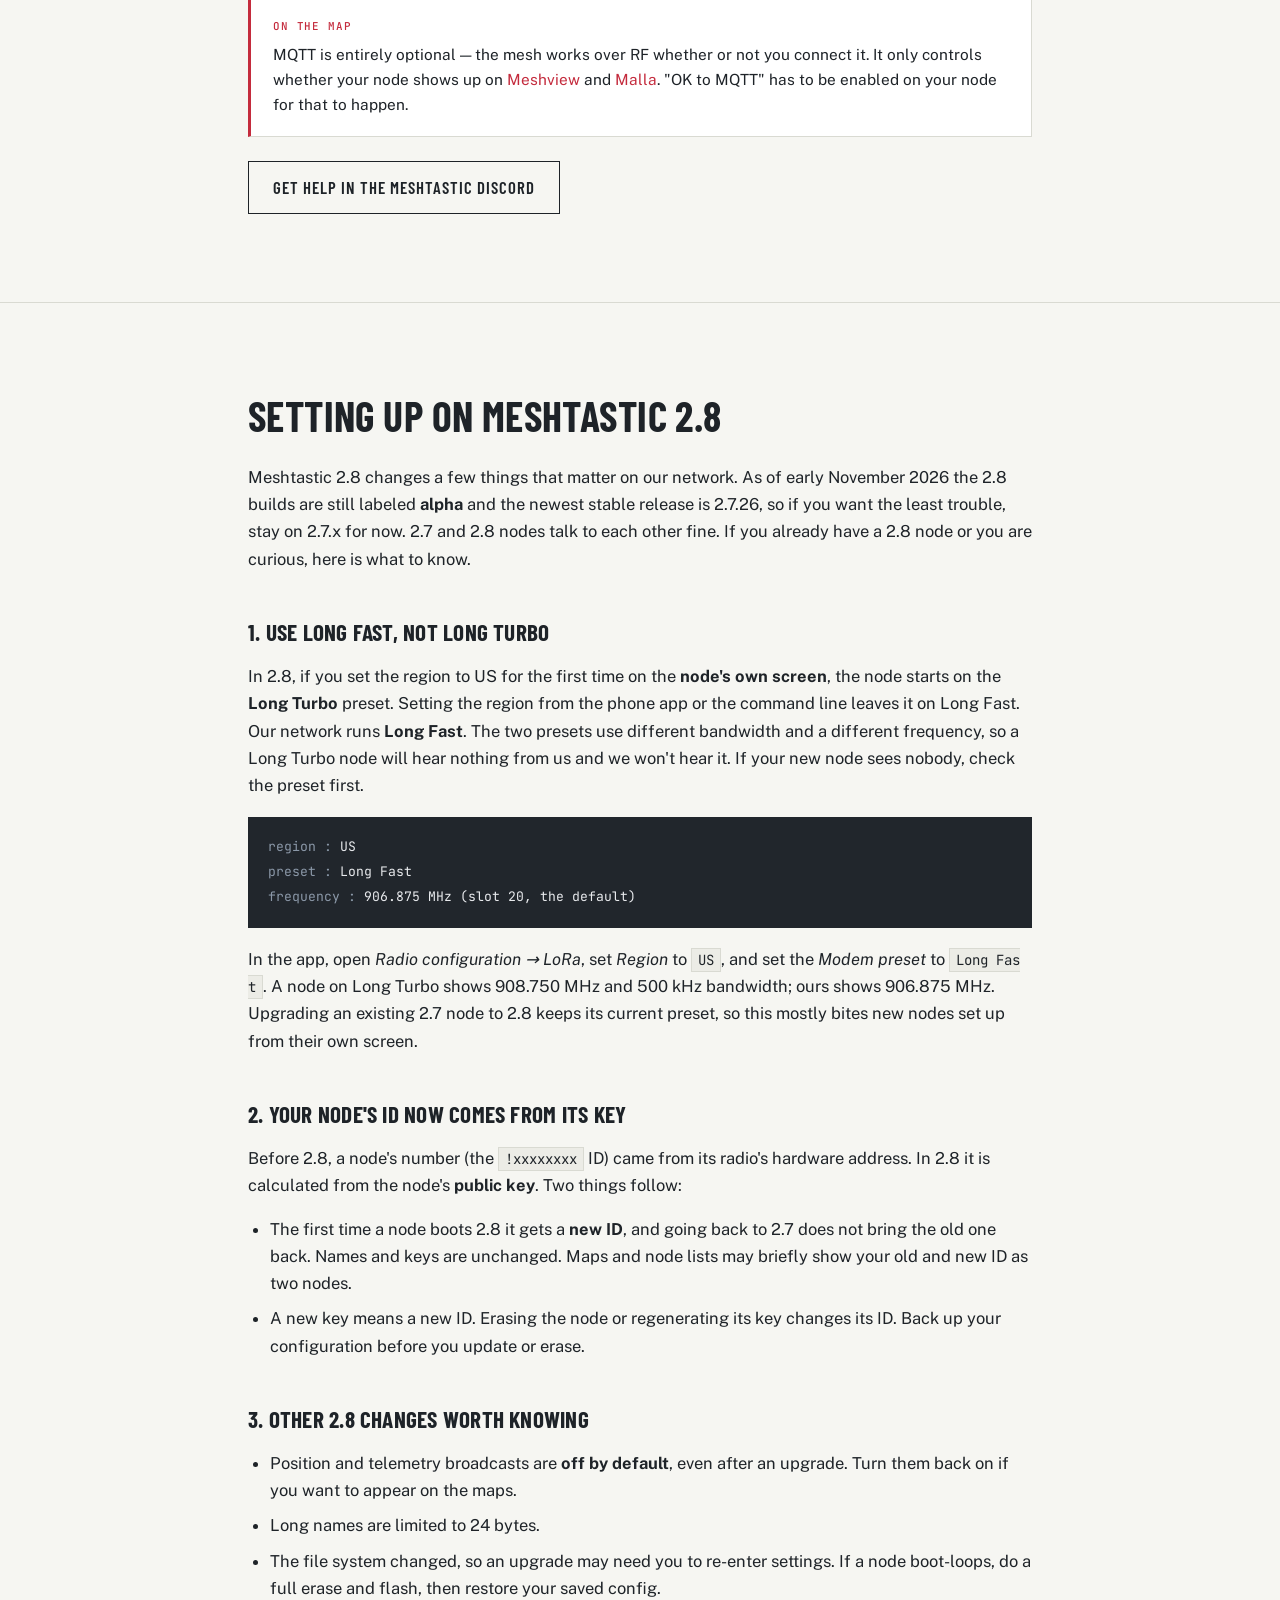
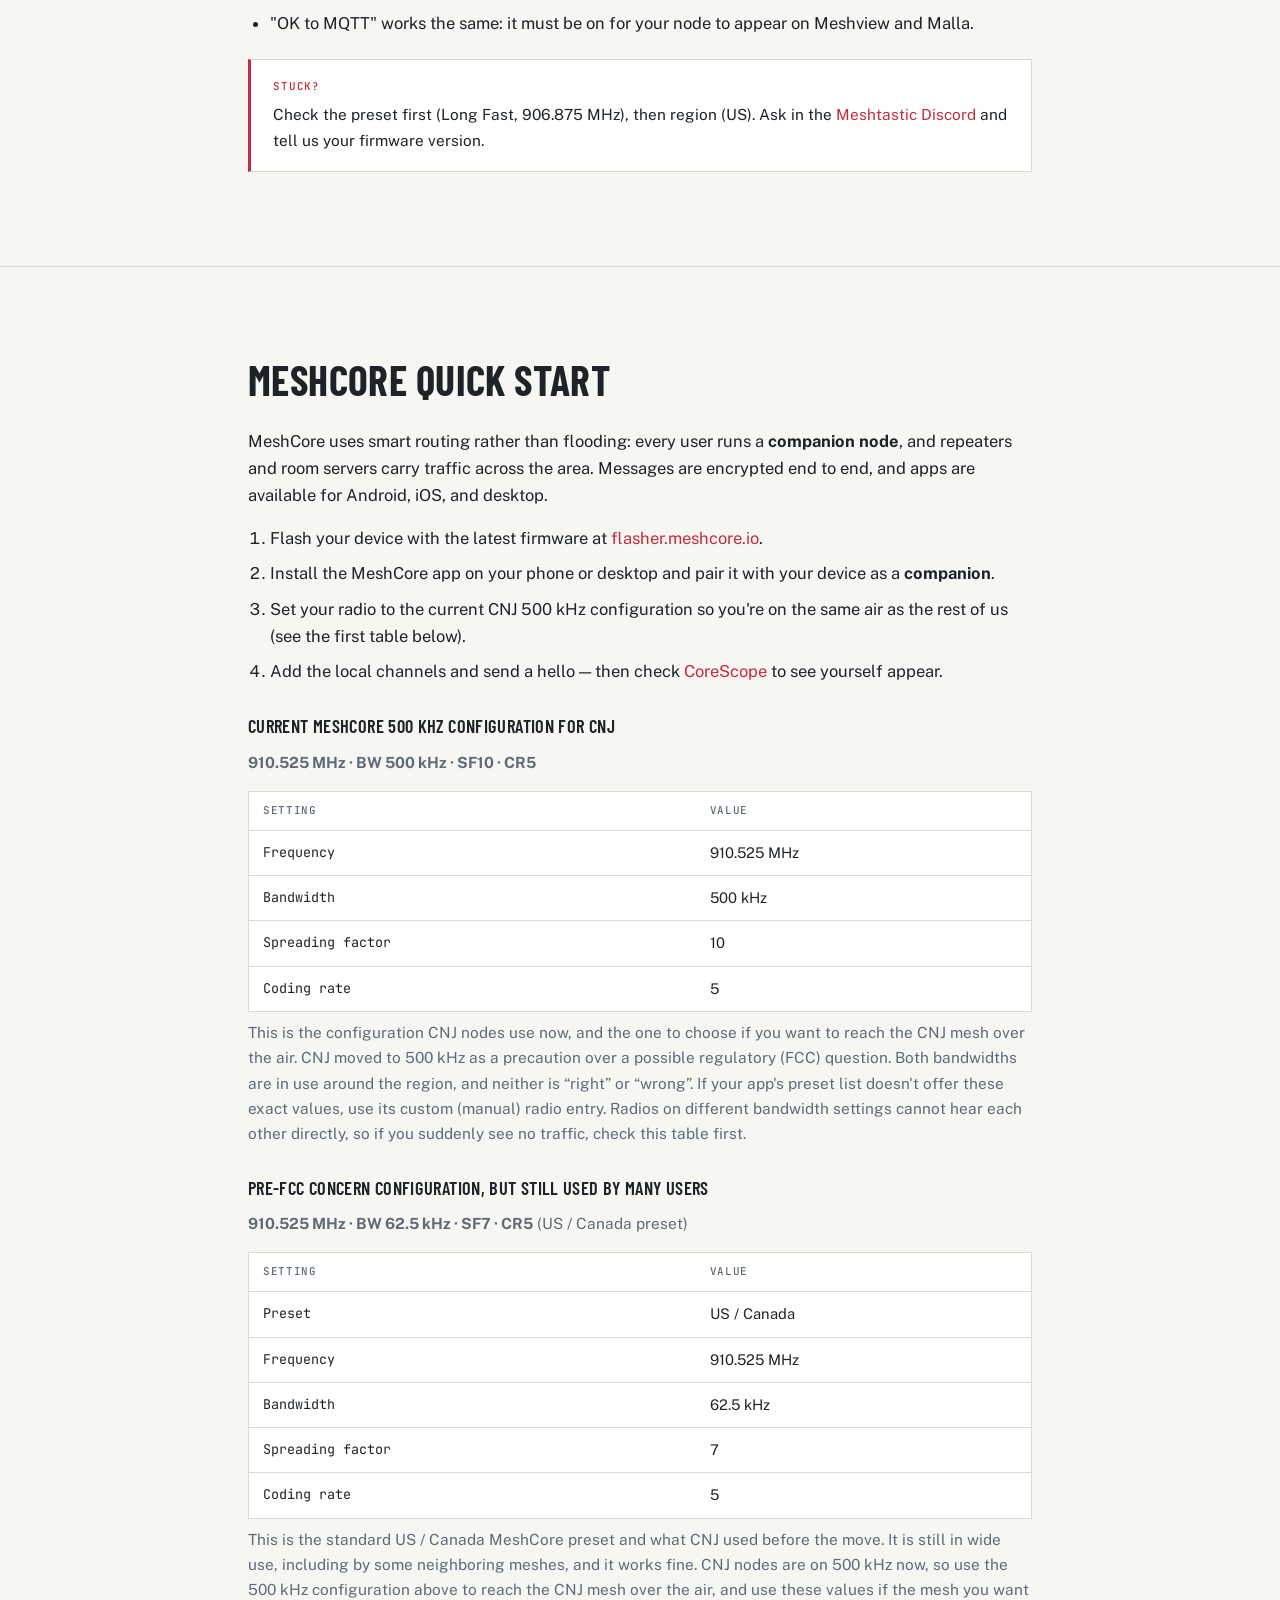
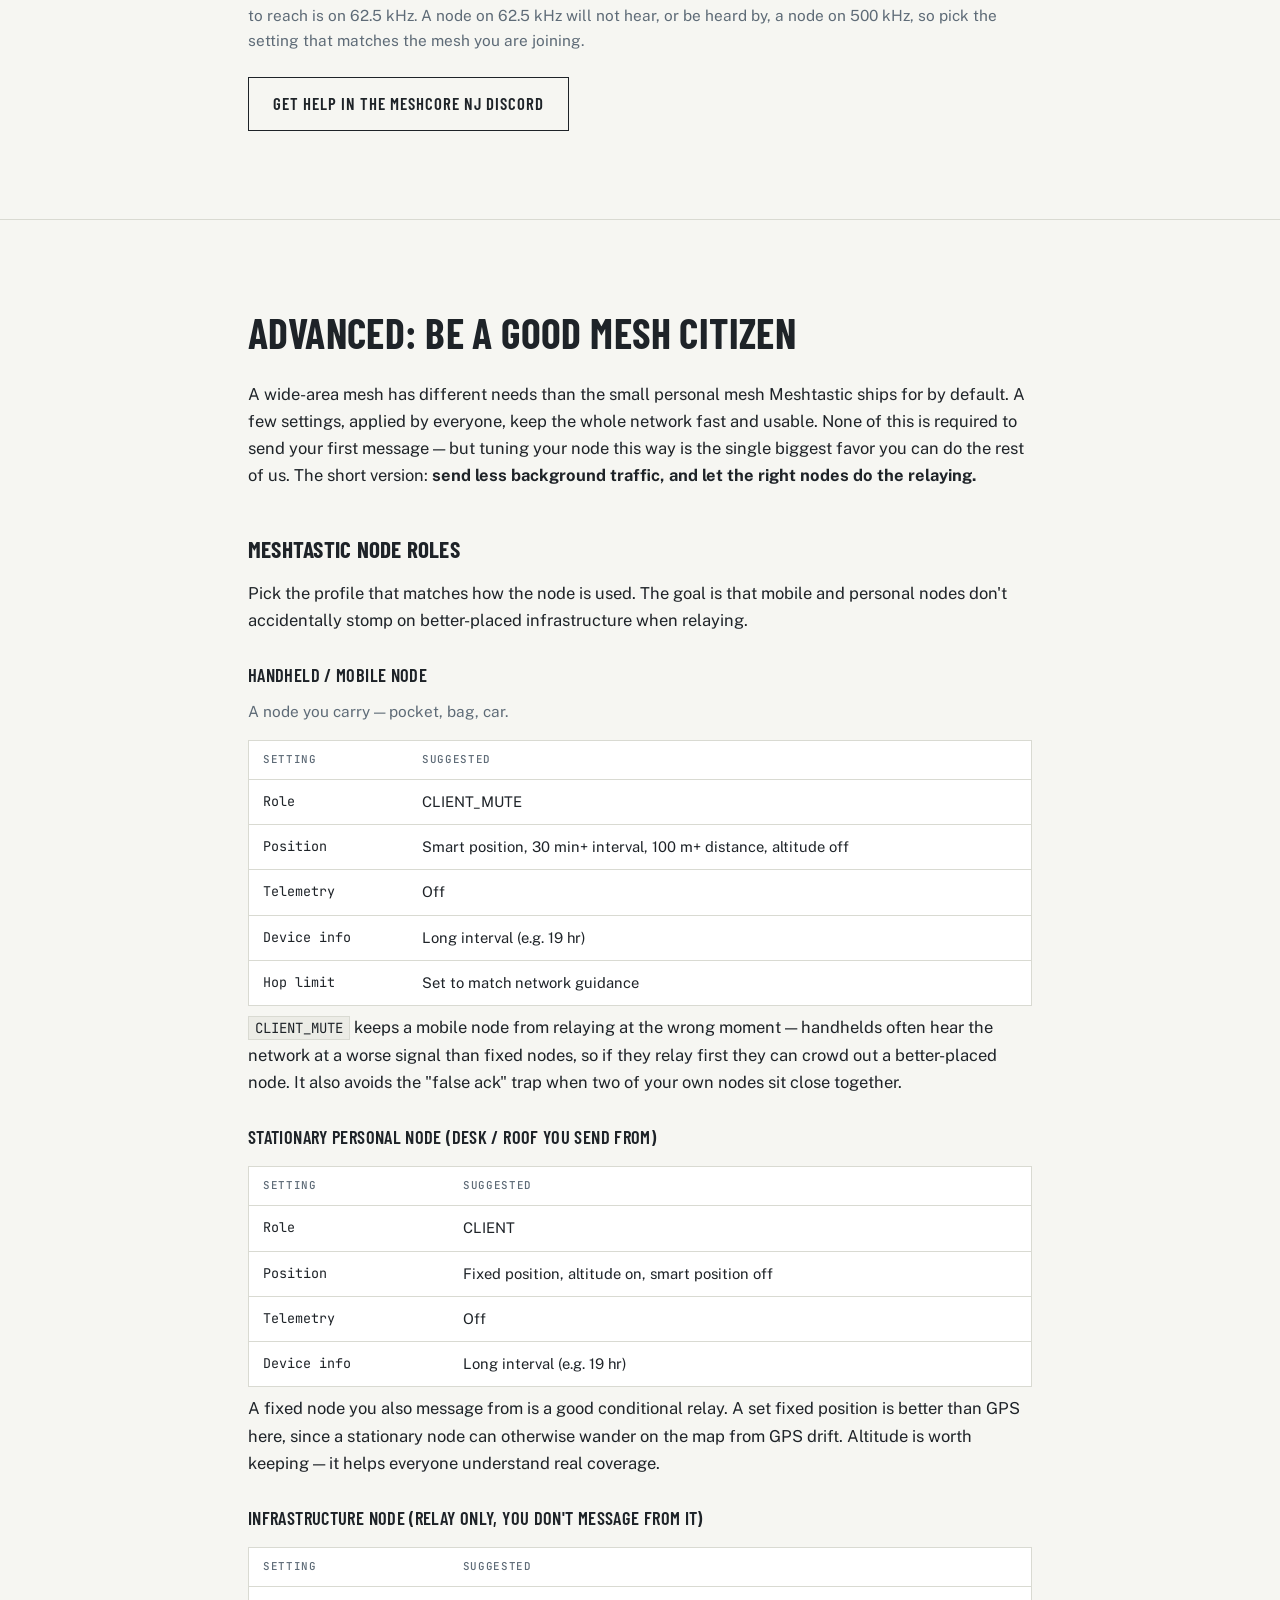
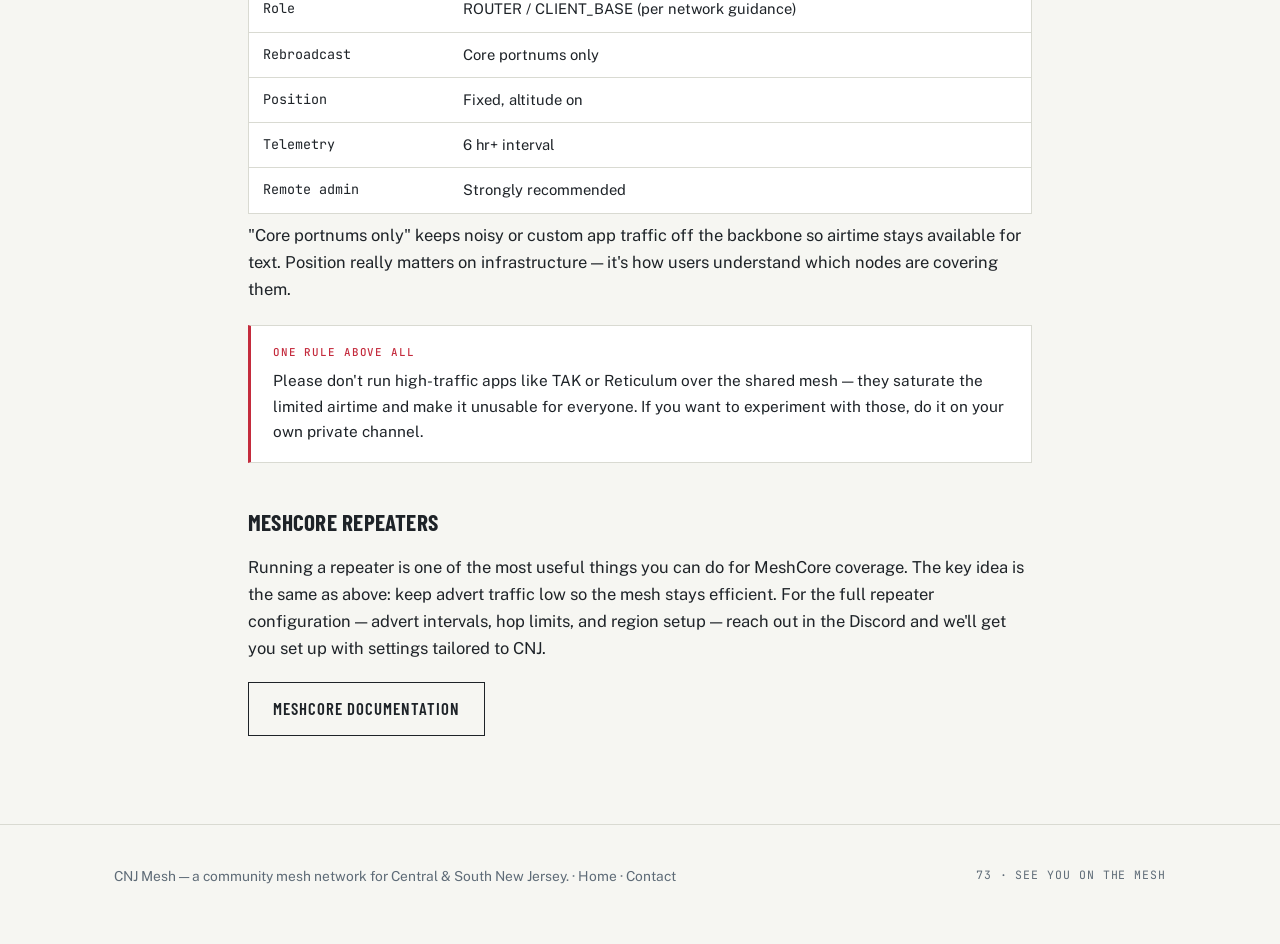
<file: website/cnjmesh-me/getting-started.html>
<!DOCTYPE html>
<html lang="en">
<head>
<meta charset="UTF-8">
<meta name="viewport" content="width=device-width, initial-scale=1.0">
<title>Getting Started — CNJ Mesh</title>
<meta name="description" content="How to get on the CNJ Mesh network in Central and South New Jersey — quick start for Meshtastic and MeshCore, plus an advanced node configuration reference.">
<meta property="og:title" content="Getting Started — CNJ Mesh">
<meta property="og:description" content="Get your first node on the Central and South New Jersey mesh. Meshtastic and MeshCore.">
<meta property="og:type" content="website">
<meta property="og:url" content="https://cnjmesh.me/getting-started">
<link rel="preconnect" href="https://fonts.googleapis.com">
<link rel="preconnect" href="https://fonts.gstatic.com" crossorigin>
<link href="https://fonts.googleapis.com/css2?family=Barlow+Condensed:wght@500;600;700&family=Public+Sans:wght@400;500;600&family=JetBrains+Mono:wght@400;500&display=swap" rel="stylesheet">
<style>
/* ============================================================
   CNJ Mesh — shared styles
   Design: light editorial. Paper white, near-black ink,
   "signal red" accent (ON AIR reference). Barlow Condensed
   (display), Public Sans (body), JetBrains Mono (data).
   ============================================================ */

:root {
  --paper: #f6f6f2;
  --panel: #ffffff;
  --ink: #1e2328;
  --muted: #5e6b77;
  --line: #d9dad2;
  --red: #c42b3d;
  --red-dark: #9e2233;
  --term: #21262c;
  --term-text: #e8eaed;
  --maxw: 1100px;
}
* { margin: 0; padding: 0; box-sizing: border-box; }
html { scroll-behavior: smooth; }
body {
  background: var(--paper);
  color: var(--ink);
  font-family: 'Public Sans', system-ui, sans-serif;
  font-size: 16.5px;
  line-height: 1.65;
  -webkit-font-smoothing: antialiased;
}
::selection { background: var(--red); color: #fff; }
a { color: var(--red); text-decoration: none; }
a:hover { text-decoration: underline; text-underline-offset: 3px; }
a:focus-visible, button:focus-visible {
  outline: 2px solid var(--red);
  outline-offset: 3px;
}
.wrap { max-width: var(--maxw); margin: 0 auto; padding: 0 24px; }

/* ---------- header ---------- */
header {
  position: sticky; top: 0; z-index: 50;
  background: rgba(246,246,242,.92);
  backdrop-filter: blur(8px);
  border-bottom: 1px solid var(--line);
}
.nav { display: flex; align-items: center; justify-content: space-between; height: 62px; }
.brand {
  font-family: 'Barlow Condensed', sans-serif;
  font-weight: 700; font-size: 1.5rem; letter-spacing: .06em;
  color: var(--ink); display: flex; align-items: center; gap: 10px;
  text-transform: uppercase;
}
.brand:hover { text-decoration: none; }
.brand .onair {
  width: 10px; height: 10px; border-radius: 50%;
  background: var(--red);
  box-shadow: 0 0 0 0 rgba(196,43,61,.45);
  animation: beacon 2.8s infinite;
}
@keyframes beacon {
  0% { box-shadow: 0 0 0 0 rgba(196,43,61,.45); }
  70% { box-shadow: 0 0 0 10px rgba(196,43,61,0); }
  100% { box-shadow: 0 0 0 0 rgba(196,43,61,0); }
}
nav.links { display: flex; gap: 26px; align-items: center; }
nav.links a {
  color: var(--muted);
  font-family: 'Barlow Condensed', sans-serif;
  font-size: 1.02rem; letter-spacing: .05em; text-transform: uppercase;
  font-weight: 500;
}
nav.links a:hover { color: var(--ink); text-decoration: none; }
nav.links a.current { color: var(--ink); border-bottom: 2px solid var(--red); padding-bottom: 2px; }
@media (max-width: 760px) { nav.links { gap: 16px; font-size: .9rem; } }
@media (max-width: 520px) { nav.links a.hide-sm { display: none; } }
.brand-short { display: none; }
@media (max-width: 640px) {
  .nav { height: auto; min-height: 56px; padding: 10px 0; flex-wrap: wrap; row-gap: 6px; }
  .brand-full { display: none; }
  .brand-short { display: inline; }
  .brand { font-size: 1.1rem; }
  nav.links { gap: 10px; flex-wrap: wrap; }
  nav.links a { font-size: .78rem; letter-spacing: .03em; }
}

/* ---------- generic hero / page head ---------- */
.hero { border-bottom: 1px solid var(--line); background: var(--panel); }
.hero .wrap {
  display: grid; grid-template-columns: 1.1fr .9fr;
  gap: 48px; align-items: center;
  padding-top: 64px; padding-bottom: 64px;
}
@media (max-width: 880px) {
  .hero .wrap { grid-template-columns: 1fr; padding-top: 44px; padding-bottom: 40px; }
}
.eyebrow {
  font-family: 'JetBrains Mono', monospace;
  font-size: .74rem; letter-spacing: .1em;
  color: var(--red); text-transform: uppercase;
  display: inline-flex; align-items: center; gap: 9px;
  margin-bottom: 18px; font-weight: 500;
}
.eyebrow::before { content: ""; width: 24px; height: 2px; background: var(--red); }
h1 {
  font-family: 'Barlow Condensed', sans-serif;
  font-weight: 700; font-size: clamp(2.7rem, 6vw, 4.4rem);
  line-height: .98; letter-spacing: .005em;
  text-transform: uppercase;
  margin-bottom: 22px;
}
h1 .red { color: var(--red); }
.hero p.lede { color: var(--muted); font-size: 1.06rem; max-width: 33rem; }
.hero .cta-row { display: flex; flex-wrap: wrap; gap: 14px; margin-top: 30px; }

/* page head (interior pages, single column) */
.pagehead { border-bottom: 1px solid var(--line); background: var(--panel); }
.pagehead .wrap { padding-top: 60px; padding-bottom: 46px; }
.pagehead h1 { margin-bottom: 18px; }
.pagehead p.lede { color: var(--muted); font-size: 1.08rem; max-width: 44rem; }

/* ---------- buttons ---------- */
.btn {
  font-family: 'Barlow Condensed', sans-serif; font-weight: 600;
  font-size: 1.05rem; letter-spacing: .06em; text-transform: uppercase;
  padding: 12px 24px; border: 1.5px solid var(--ink);
  cursor: pointer; display: inline-flex; align-items: center;
  transition: background .15s ease, color .15s ease, border-color .15s ease;
  color: var(--ink); background: transparent;
}
.btn:hover { text-decoration: none; }
.btn-primary { background: var(--red); border-color: var(--red); color: #fff; }
.btn-primary:hover { background: var(--red-dark); border-color: var(--red-dark); }
.btn-ghost:hover { background: var(--ink); color: var(--paper); }

.hero-stats {
  display: flex; gap: 34px; margin-top: 38px; flex-wrap: wrap;
  font-family: 'JetBrains Mono', monospace; font-size: .74rem; color: var(--muted);
  letter-spacing: .04em; text-transform: uppercase;
}
.hero-stats b {
  display: block; color: var(--ink); font-size: 1.5rem;
  font-family: 'Barlow Condensed', sans-serif; font-weight: 700; letter-spacing: 0;
}

/* ---------- NJ coverage plot ---------- */
.njmap { width: 100%; max-width: 330px; margin: 0 auto; display: block; }
.njmap .outline { fill: var(--paper); stroke: var(--ink); stroke-width: 1.6; }
.njmap .ring {
  fill: none; stroke: var(--red); stroke-width: .8;
  stroke-dasharray: 2 3; opacity: .5;
}
.njmap .link-line { stroke: var(--muted); stroke-width: 1; stroke-dasharray: 4 4; opacity: .55; }
.njmap .node { fill: var(--ink); }
.njmap .core { fill: var(--red); }
.njmap .pulse {
  fill: none; stroke: var(--red); stroke-width: 1.4;
  transform-origin: center; transform-box: fill-box;
  animation: ripple 3.2s ease-out infinite;
}
.njmap .pulse.p2 { animation-delay: 1.6s; }
@keyframes ripple {
  0% { transform: scale(.15); opacity: .9; }
  100% { transform: scale(1); opacity: 0; }
}
.njmap text {
  font-family: 'JetBrains Mono', monospace; font-size: 9.5px;
  fill: var(--muted); letter-spacing: .05em;
}
.njmap text.coretext { fill: var(--red); font-weight: 500; }
@media (prefers-reduced-motion: reduce) {
  .njmap .pulse { animation: none; opacity: .25; }
  .brand .onair { animation: none; }
  html { scroll-behavior: auto; }
}

/* ---------- sections ---------- */
section { padding: 72px 0; border-bottom: 1px solid var(--line); }
section:last-of-type { border-bottom: none; }
h2 {
  font-family: 'Barlow Condensed', sans-serif;
  font-weight: 700; font-size: clamp(1.9rem, 3.4vw, 2.6rem);
  text-transform: uppercase; letter-spacing: .01em;
  margin-bottom: 14px;
}
h3 { font-family: 'Barlow Condensed', sans-serif; }
.section-intro { color: var(--muted); max-width: 44rem; margin-bottom: 36px; }

/* dark band (central jersey / callout) */
.central-jersey { background: var(--ink); color: var(--paper); }
.central-jersey blockquote {
  font-family: 'Barlow Condensed', sans-serif;
  font-size: clamp(1.7rem, 3.6vw, 2.6rem); font-weight: 700;
  line-height: 1.1; max-width: 46rem; text-transform: uppercase;
  border-left: 4px solid var(--red); padding-left: 24px;
  margin-bottom: 18px;
}
.central-jersey p { color: #b6c0c9; max-width: 46rem; }
.central-jersey p + p { margin-top: 16px; }

/* ---------- join / protocol cards ---------- */
.join-grid { display: grid; grid-template-columns: 1fr 1fr; gap: 24px; }
@media (max-width: 880px) { .join-grid { grid-template-columns: 1fr; } }
.card {
  background: var(--panel); border: 1px solid var(--line);
  border-top: 3px solid var(--red);
  padding: 30px;
}
.card h3 {
  font-size: 1.6rem; font-weight: 700; text-transform: uppercase; margin-bottom: 2px;
}
.card .sub {
  font-family: 'JetBrains Mono', monospace; font-size: .72rem;
  color: var(--red); letter-spacing: .08em; text-transform: uppercase;
  margin-bottom: 16px; display: block; font-weight: 500;
}
.card p { color: var(--muted); font-size: .96rem; margin-bottom: 14px; }
.card ol { padding-left: 20px; font-size: .96rem; }
.card ol li { margin-bottom: 9px; }
.card ol li span.k { color: var(--muted); }
code {
  font-family: 'JetBrains Mono', monospace; font-size: .85em;
  background: #ecece6; border: 1px solid var(--line);
  padding: 2px 6px; word-break: break-all;
}
.config-block {
  background: var(--term); color: var(--term-text);
  padding: 18px 20px; margin: 18px 0;
  font-family: 'JetBrains Mono', monospace; font-size: .82rem;
  line-height: 1.9; position: relative; overflow-x: auto;
}
.config-block .key { color: #8b98a8; }
.config-block .val { color: var(--term-text); word-break: break-all; }
.copy-btn {
  position: absolute; top: 12px; right: 12px;
  font-family: 'JetBrains Mono', monospace; font-size: .7rem;
  background: transparent; color: #8b98a8;
  border: 1px solid #454d57; padding: 4px 12px; cursor: pointer;
  text-transform: uppercase; letter-spacing: .06em;
}
.copy-btn:hover { color: var(--term-text); border-color: #8b98a8; }

/* ---------- live maps: protocol groups + buttons ---------- */
.proto-group { margin-bottom: 40px; }
.proto-group:last-child { margin-bottom: 0; }
.proto-head {
  display: flex; align-items: baseline; gap: 12px;
  border-bottom: 1px solid var(--line); padding-bottom: 10px; margin-bottom: 20px;
}
.proto-head h3 {
  font-size: 1.5rem; font-weight: 700; text-transform: uppercase; letter-spacing: .01em;
}
.proto-head .count {
  font-family: 'JetBrains Mono', monospace; font-size: .7rem;
  color: var(--muted); letter-spacing: .06em; text-transform: uppercase;
}
.btn-grid { display: flex; flex-wrap: wrap; gap: 12px; }
.link-btn {
  font-family: 'Barlow Condensed', sans-serif; font-weight: 600;
  font-size: 1.02rem; letter-spacing: .04em; text-transform: uppercase;
  padding: 13px 20px; border: 1.5px solid var(--ink);
  color: var(--ink); background: var(--panel);
  display: inline-flex; align-items: center; gap: 10px;
  transition: background .15s ease, color .15s ease, border-color .15s ease;
}
.link-btn::after {
  content: "\2197"; font-size: .95em; color: var(--muted);
  transition: color .15s ease;
}
.link-btn:hover { background: var(--ink); color: var(--paper); text-decoration: none; border-color: var(--ink); }
.link-btn:hover::after { color: var(--paper); }

/* ---------- tool / community cards ---------- */
.tools-grid, .community-grid {
  display: grid; grid-template-columns: repeat(auto-fit, minmax(240px, 1fr));
  gap: 18px;
}
.tool {
  background: var(--panel); border: 1px solid var(--line);
  padding: 24px; display: block; color: var(--ink);
  transition: border-color .15s ease;
  position: relative;
}
.tool::after {
  content: "\2197"; position: absolute; top: 20px; right: 22px;
  color: var(--line); font-size: 1.1rem; transition: color .15s ease;
}
.tool:hover { border-color: var(--ink); text-decoration: none; }
.tool:hover::after { color: var(--red); }
.tool .tag {
  font-family: 'JetBrains Mono', monospace; font-size: .66rem;
  letter-spacing: .09em; text-transform: uppercase; color: var(--red);
  display: block; margin-bottom: 12px; font-weight: 500;
}
.tool h3 {
  font-size: 1.3rem; font-weight: 600; text-transform: uppercase; margin-bottom: 6px;
}
.tool p { color: var(--muted); font-size: .88rem; }
.tool .url {
  font-family: 'JetBrains Mono', monospace; font-size: .74rem;
  color: var(--ink); margin-top: 14px; display: block;
  border-top: 1px solid var(--line); padding-top: 10px; word-break: break-all;
}

/* ---------- friends line ---------- */
.friends { display: grid; grid-template-columns: 1fr 1fr; gap: 30px; }
@media (max-width: 760px) { .friends { grid-template-columns: 1fr; gap: 20px; } }
.friends .label {
  font-family: 'JetBrains Mono', monospace; font-size: .7rem;
  color: var(--red); letter-spacing: .08em; text-transform: uppercase;
  margin-bottom: 8px; font-weight: 500;
}
.friends .line { color: var(--ink); }
.friends .line a { color: var(--ink); border-bottom: 1px solid var(--line); }
.friends .line a:hover { border-color: var(--red); text-decoration: none; color: var(--red); }

/* ---------- coverage ---------- */
.coverage ul {
  list-style: none; display: grid;
  grid-template-columns: repeat(auto-fit, minmax(230px, 1fr));
  gap: 0; border: 1px solid var(--line); background: var(--panel);
}
.coverage li { padding: 20px 22px; font-size: .94rem; border-right: 1px solid var(--line); }
.coverage li:last-child { border-right: none; }
@media (max-width: 880px) {
  .coverage li { border-right: none; border-bottom: 1px solid var(--line); }
  .coverage li:last-child { border-bottom: none; }
}
.coverage li b {
  font-family: 'JetBrains Mono', monospace; font-size: .68rem;
  color: var(--red); display: block; letter-spacing: .09em;
  text-transform: uppercase; margin-bottom: 6px; font-weight: 500;
}

/* ---------- prose (about / getting started body) ---------- */
.prose { max-width: 46rem; }
.prose.wide { max-width: 52rem; }
.prose h2 { margin-top: 6px; }
.prose h3 {
  font-size: 1.45rem; font-weight: 700; text-transform: uppercase;
  letter-spacing: .01em; margin: 40px 0 12px;
}
.prose h4 {
  font-family: 'Barlow Condensed', sans-serif;
  font-size: 1.15rem; font-weight: 600; text-transform: uppercase;
  letter-spacing: .02em; margin: 26px 0 8px;
}
.prose p { margin-bottom: 16px; }
.prose ul, .prose ol { margin: 0 0 18px 22px; }
.prose li { margin-bottom: 8px; }
.prose .note {
  color: var(--muted); font-size: .96rem;
}
.callout {
  background: var(--panel); border: 1px solid var(--line);
  border-left: 3px solid var(--red);
  padding: 18px 22px; margin: 22px 0;
  font-size: .96rem;
}
.callout .tag {
  font-family: 'JetBrains Mono', monospace; font-size: .68rem;
  color: var(--red); letter-spacing: .08em; text-transform: uppercase;
  display: block; margin-bottom: 6px; font-weight: 500;
}
.review-flag {
  background: #fff7e6; border: 1px solid #e8d9a8; border-left: 3px solid #c9922b;
  padding: 14px 18px; margin: 18px 0; font-size: .9rem; color: #6b5518;
}
.review-flag b { color: #543f0e; }

/* settings table used in getting started advanced section */
.settings {
  width: 100%; border-collapse: collapse; margin: 14px 0 8px;
  font-size: .92rem; background: var(--panel); border: 1px solid var(--line);
}
.settings th, .settings td {
  text-align: left; padding: 10px 14px; border-bottom: 1px solid var(--line);
  vertical-align: top;
}
.settings th {
  font-family: 'JetBrains Mono', monospace; font-size: .68rem;
  letter-spacing: .06em; text-transform: uppercase; color: var(--muted); font-weight: 500;
}
.settings td:first-child { font-family: 'JetBrains Mono', monospace; font-size: .84rem; white-space: nowrap; }
.settings tr:last-child td { border-bottom: none; }

/* quick anchor nav on getting started */
.jump {
  display: flex; flex-wrap: wrap; gap: 10px; margin: 4px 0 6px;
}
.jump a {
  font-family: 'JetBrains Mono', monospace; font-size: .74rem;
  letter-spacing: .04em; text-transform: uppercase;
  border: 1px solid var(--line); padding: 7px 13px; color: var(--muted);
}
.jump a:hover { border-color: var(--ink); color: var(--ink); text-decoration: none; }

/* ---------- footer ---------- */
footer { padding: 40px 0 56px; color: var(--muted); font-size: .86rem; border-top: 1px solid var(--line); }
footer .wrap { display: flex; justify-content: space-between; flex-wrap: wrap; gap: 16px; }
footer .mono {
  font-family: 'JetBrains Mono', monospace; font-size: .72rem;
  letter-spacing: .08em; text-transform: uppercase;
}
footer a { color: var(--muted); }
footer a:hover { color: var(--ink); }

/* ---------- "watch the mesh live" highlight band ---------- */
.livewatch { background: var(--panel); }
.livewatch .live-dot {
  display: inline-block; width: 8px; height: 8px; border-radius: 50%;
  background: var(--red); margin-right: 2px;
  box-shadow: 0 0 0 0 rgba(196,43,61,.5); animation: beacon 2.8s infinite;
}
.watch-btns { display: flex; flex-wrap: wrap; gap: 14px; margin: 4px 0 20px; }
.btn-lg { font-size: 1.22rem; padding: 16px 30px; }
.watch-more {
  font-family: 'JetBrains Mono', monospace; font-size: .78rem;
  letter-spacing: .04em; text-transform: uppercase;
}
.watch-more a { color: var(--muted); }
.watch-more a:hover { color: var(--red); text-decoration: none; }
@media (prefers-reduced-motion: reduce) { .livewatch .live-dot { animation: none; } }

</style>
</head>
<body>

<header>
  <div class="wrap nav">
    <a class="brand" href="index.html"><span class="onair"></span><span class="brand-full">Central &amp; South New Jersey Mesh</span><span class="brand-short">Central &amp; South NJ</span></a>
    <nav class="links">
      <a href="about.html">About</a>
      <a href="getting-started.html" class="current">Getting started</a>
      <a href="index.html#maps" class="hide-sm">Live maps</a>
      <a href="index.html#discords" class="hide-sm">Discords</a>
      <a href="contact.html">Contact</a>
    </nav>
  </div>
</header>

<div class="pagehead">
  <div class="wrap">
    <span class="eyebrow">On the mesh in about 10 minutes</span>
    <h1>Get on the mesh</h1>
    <p class="lede">You need one inexpensive LoRa radio and the free app for your phone or computer. No license, no subscription. Start with the quick start for whichever protocol you're running; the advanced reference below is there when you want to be a good mesh citizen and tune your node properly.</p>
    <div class="jump">
      <a href="#hardware">Hardware</a>
      <a href="#meshtastic">Meshtastic quick start</a>
      <a href="#meshtastic-28">Meshtastic 2.8</a>
      <a href="#meshcore">MeshCore quick start</a>
      <a href="#advanced">Advanced config</a>
    </div>
  </div>
</div>

<section id="hardware">
  <div class="wrap prose wide">
    <h2>What you need</h2>
    <p>At minimum, one handheld node — a small LoRa radio that's your personal connection to the mesh. Popular starting boards come from Heltec, RAK, and LilyGo, and generally run from around $30. Many people later add a second "roof" node up high to make a reliable first hop into the wider network.</p>
    <p>If you want to run <em>both</em> protocols at once, you'll need a separate device for each — a single radio runs one firmware at a time. That's a common setup here, and it's the best way to reach everyone.</p>
    <div class="callout">
      <span class="tag">Not sure what to buy?</span>
      Hop into one of <a href="index.html#discords">our Discords</a> and ask before you spend anything. People will point you at a board that's known to work well on our network and save you a false start.
    </div>
  </div>
</section>

<section id="meshtastic">
  <div class="wrap prose wide">
    <h2>Meshtastic quick start</h2>
    <p>Meshtastic is open-source mesh messaging over LoRa — encrypted group channels and direct messages, with your phone connected to the node over Bluetooth. Our regional channel is <code>CentralNJ</code>, and it's the home of the Central and South New Jersey Meshtastic community.</p>
    <ol>
      <li>Flash your device with the latest firmware at <a href="https://flasher.meshtastic.org">flasher.meshtastic.org</a>.</li>
      <li>Install the Meshtastic app and pair with your node over Bluetooth.</li>
      <li>Add a new channel named <code>CentralNJ</code> using the settings below.</li>
      <li><em>Optional, to appear on the maps:</em> point MQTT at the server below and enable Uplink + Downlink on the CentralNJ channel, with "OK to MQTT" turned on in your LoRa settings.</li>
    </ol>

    <div class="config-block" id="mt-config">
      <button class="copy-btn" aria-label="Copy Meshtastic channel settings">Copy</button>
      <span class="key">channel :</span> <span class="val">CentralNJ</span><br>
      <span class="key">psk     :</span> <span class="val">f+WQoPgd06tk0n3Kl2bUmNVGO7TcPkxchPD6QqMkYRg=</span><br>
      <span class="key">mqtt    :</span> <span class="val">mqtt.meshtastic.org</span><br>
      <span class="key">login   :</span> <span class="val">meshdev / large4cats</span>
    </div>

    <div class="callout">
      <span class="tag">On the map</span>
      MQTT is entirely optional — the mesh works over RF whether or not you connect it. It only controls whether your node shows up on <a href="https://meshview.cnjmesh.me/nodegraph">Meshview</a> and <a href="https://malla2.cnjmesh.me">Malla</a>. "OK to MQTT" has to be enabled on your node for that to happen.
    </div>

    <p style="margin-top:24px"><a class="btn btn-ghost" href="https://discord.gg/AXmDzZuZ2m">Get help in the Meshtastic Discord</a></p>
  </div>
</section>

<section id="meshtastic-28">
  <div class="wrap prose wide">
    <h2>Setting up on Meshtastic 2.8</h2>
    <p>Meshtastic 2.8 changes a few things that matter on our network. As of early November 2026 the 2.8 builds are still labeled <strong>alpha</strong> and the newest stable release is 2.7.26, so if you want the least trouble, stay on 2.7.x for now. 2.7 and 2.8 nodes talk to each other fine. If you already have a 2.8 node or you are curious, here is what to know.</p>

    <h3>1. Use Long Fast, not Long Turbo</h3>
    <p>In 2.8, if you set the region to US for the first time on the <strong>node's own screen</strong>, the node starts on the <strong>Long Turbo</strong> preset. Setting the region from the phone app or the command line leaves it on Long Fast. Our network runs <strong>Long Fast</strong>. The two presets use different bandwidth and a different frequency, so a Long Turbo node will hear nothing from us and we won't hear it. If your new node sees nobody, check the preset first.</p>
    <div class="config-block">
      <span class="key">region    :</span> <span class="val">US</span><br>
      <span class="key">preset    :</span> <span class="val">Long Fast</span><br>
      <span class="key">frequency :</span> <span class="val">906.875 MHz (slot 20, the default)</span>
    </div>
    <p>In the app, open <em>Radio configuration &rarr; LoRa</em>, set <em>Region</em> to <code>US</code>, and set the <em>Modem preset</em> to <code>Long Fast</code>. A node on Long Turbo shows 908.750 MHz and 500 kHz bandwidth; ours shows 906.875 MHz. Upgrading an existing 2.7 node to 2.8 keeps its current preset, so this mostly bites new nodes set up from their own screen.</p>

    <h3>2. Your node's ID now comes from its key</h3>
    <p>Before 2.8, a node's number (the <code>!xxxxxxxx</code> ID) came from its radio's hardware address. In 2.8 it is calculated from the node's <strong>public key</strong>. Two things follow:</p>
    <ul>
      <li>The first time a node boots 2.8 it gets a <strong>new ID</strong>, and going back to 2.7 does not bring the old one back. Names and keys are unchanged. Maps and node lists may briefly show your old and new ID as two nodes.</li>
      <li>A new key means a new ID. Erasing the node or regenerating its key changes its ID. Back up your configuration before you update or erase.</li>
    </ul>

    <h3>3. Other 2.8 changes worth knowing</h3>
    <ul>
      <li>Position and telemetry broadcasts are <strong>off by default</strong>, even after an upgrade. Turn them back on if you want to appear on the maps.</li>
      <li>Long names are limited to 24 bytes.</li>
      <li>The file system changed, so an upgrade may need you to re-enter settings. If a node boot-loops, do a full erase and flash, then restore your saved config.</li>
      <li>"OK to MQTT" works the same: it must be on for your node to appear on Meshview and Malla.</li>
    </ul>

    <div class="callout">
      <span class="tag">Stuck?</span>
      Check the preset first (Long Fast, 906.875 MHz), then region (US). Ask in the <a href="https://discord.gg/AXmDzZuZ2m">Meshtastic Discord</a> and tell us your firmware version.
    </div>
  </div>
</section>

<section id="meshcore">
  <div class="wrap prose wide">
    <h2>MeshCore quick start</h2>
    <p>MeshCore uses smart routing rather than flooding: every user runs a <strong>companion node</strong>, and repeaters and room servers carry traffic across the area. Messages are encrypted end to end, and apps are available for Android, iOS, and desktop.</p>
    <ol>
      <li>Flash your device with the latest firmware at <a href="https://flasher.meshcore.io">flasher.meshcore.io</a>.</li>
      <li>Install the MeshCore app on your phone or desktop and pair it with your device as a <strong>companion</strong>.</li>
      <li>Set your radio to the current CNJ 500&nbsp;kHz configuration so you're on the same air as the rest of us (see the first table below).</li>
      <li>Add the local channels and send a hello — then check <a href="https://corescope.cnjmesh.me/#/map">CoreScope</a> to see yourself appear.</li>
    </ol>

    <h4>Current MeshCore 500&nbsp;kHz Configuration for CNJ</h4>
    <p class="note" style="margin-top:0"><strong>910.525 MHz &middot; BW 500 kHz &middot; SF10 &middot; CR5</strong></p>
    <table class="settings">
      <tr><th>Setting</th><th>Value</th></tr>
      <tr><td>Frequency</td><td>910.525 MHz</td></tr>
      <tr><td>Bandwidth</td><td>500 kHz</td></tr>
      <tr><td>Spreading factor</td><td>10</td></tr>
      <tr><td>Coding rate</td><td>5</td></tr>
    </table>
    <p class="note">This is the configuration CNJ nodes use now, and the one to choose if you want to reach the CNJ mesh over the air. CNJ moved to 500&nbsp;kHz as a precaution over a possible regulatory (FCC) question. Both bandwidths are in use around the region, and neither is &ldquo;right&rdquo; or &ldquo;wrong&rdquo;. If your app's preset list doesn't offer these exact values, use its custom (manual) radio entry. Radios on different bandwidth settings cannot hear each other directly, so if you suddenly see no traffic, check this table first.</p>

    <h4>Pre-FCC Concern Configuration, but still used by many users</h4>
    <p class="note" style="margin-top:0"><strong>910.525 MHz &middot; BW 62.5 kHz &middot; SF7 &middot; CR5</strong> (US / Canada preset)</p>
    <table class="settings">
      <tr><th>Setting</th><th>Value</th></tr>
      <tr><td>Preset</td><td>US / Canada</td></tr>
      <tr><td>Frequency</td><td>910.525 MHz</td></tr>
      <tr><td>Bandwidth</td><td>62.5 kHz</td></tr>
      <tr><td>Spreading factor</td><td>7</td></tr>
      <tr><td>Coding rate</td><td>5</td></tr>
    </table>
    <p class="note">This is the standard US / Canada MeshCore preset and what CNJ used before the move. It is still in wide use, including by some neighboring meshes, and it works fine. CNJ nodes are on 500&nbsp;kHz now, so use the 500&nbsp;kHz configuration above to reach the CNJ mesh over the air, and use these values if the mesh you want to reach is on 62.5&nbsp;kHz. A node on 62.5&nbsp;kHz will not hear, or be heard by, a node on 500&nbsp;kHz, so pick the setting that matches the mesh you are joining.</p>

    <p style="margin-top:24px"><a class="btn btn-ghost" href="https://discord.gg/3erAvWHdNs">Get help in the MeshCore NJ Discord</a></p>
  </div>
</section>

<section id="advanced">
  <div class="wrap prose wide">
    <h2>Advanced: be a good mesh citizen</h2>
    <p>A wide-area mesh has different needs than the small personal mesh Meshtastic ships for by default. A few settings, applied by everyone, keep the whole network fast and usable. None of this is required to send your first message — but tuning your node this way is the single biggest favor you can do the rest of us. The short version: <strong>send less background traffic, and let the right nodes do the relaying.</strong></p>

    <h3>Meshtastic node roles</h3>
    <p>Pick the profile that matches how the node is used. The goal is that mobile and personal nodes don't accidentally stomp on better-placed infrastructure when relaying.</p>

    <h4>Handheld / mobile node</h4>
    <p class="note">A node you carry — pocket, bag, car.</p>
    <table class="settings">
      <tr><th>Setting</th><th>Suggested</th></tr>
      <tr><td>Role</td><td>CLIENT_MUTE</td></tr>
      <tr><td>Position</td><td>Smart position, 30&nbsp;min+ interval, 100&nbsp;m+ distance, altitude off</td></tr>
      <tr><td>Telemetry</td><td>Off</td></tr>
      <tr><td>Device info</td><td>Long interval (e.g. 19&nbsp;hr)</td></tr>
      <tr><td>Hop limit</td><td>Set to match network guidance</td></tr>
    </table>
    <p><code>CLIENT_MUTE</code> keeps a mobile node from relaying at the wrong moment — handhelds often hear the network at a worse signal than fixed nodes, so if they relay first they can crowd out a better-placed node. It also avoids the "false ack" trap when two of your own nodes sit close together.</p>

    <h4>Stationary personal node (desk / roof you send from)</h4>
    <table class="settings">
      <tr><th>Setting</th><th>Suggested</th></tr>
      <tr><td>Role</td><td>CLIENT</td></tr>
      <tr><td>Position</td><td>Fixed position, altitude on, smart position off</td></tr>
      <tr><td>Telemetry</td><td>Off</td></tr>
      <tr><td>Device info</td><td>Long interval (e.g. 19&nbsp;hr)</td></tr>
    </table>
    <p>A fixed node you also message from is a good conditional relay. A set fixed position is better than GPS here, since a stationary node can otherwise wander on the map from GPS drift. Altitude is worth keeping — it helps everyone understand real coverage.</p>

    <h4>Infrastructure node (relay only, you don't message from it)</h4>
    <table class="settings">
      <tr><th>Setting</th><th>Suggested</th></tr>
      <tr><td>Role</td><td>ROUTER / CLIENT_BASE (per network guidance)</td></tr>
      <tr><td>Rebroadcast</td><td>Core portnums only</td></tr>
      <tr><td>Position</td><td>Fixed, altitude on</td></tr>
      <tr><td>Telemetry</td><td>6&nbsp;hr+ interval</td></tr>
      <tr><td>Remote admin</td><td>Strongly recommended</td></tr>
    </table>
    <p>"Core portnums only" keeps noisy or custom app traffic off the backbone so airtime stays available for text. Position really matters on infrastructure — it's how users understand which nodes are covering them.</p>

    <div class="callout">
      <span class="tag">One rule above all</span>
      Please don't run high-traffic apps like TAK or Reticulum over the shared mesh — they saturate the limited airtime and make it unusable for everyone. If you want to experiment with those, do it on your own private channel.
    </div>

    <h3>MeshCore repeaters</h3>
    <p>Running a repeater is one of the most useful things you can do for MeshCore coverage. The key idea is the same as above: keep advert traffic low so the mesh stays efficient. For the full repeater configuration — advert intervals, hop limits, and region setup — reach out in the Discord and we'll get you set up with settings tailored to CNJ.</p>
    <p style="margin-top:20px"><a class="btn btn-ghost" href="https://docs.meshcore.io/">MeshCore documentation</a></p>
  </div>
</section>

<footer>
  <div class="wrap">
    <div>CNJ Mesh — a community mesh network for Central &amp; South New Jersey. · <a href="index.html">Home</a> · <a href="contact.html">Contact</a></div>
    <div class="mono">73 · See you on the mesh</div>
  </div>
</footer>

<script>
  document.querySelectorAll('.copy-btn').forEach(function(btn){
    btn.addEventListener('click', function(){
      var text = "Channel: CentralNJ\nPSK: f+WQoPgd06tk0n3Kl2bUmNVGO7TcPkxchPD6QqMkYRg=\nMQTT: mqtt.meshtastic.org\nLogin: meshdev / large4cats";
      navigator.clipboard.writeText(text).then(function(){
        btn.textContent = "Copied";
        setTimeout(function(){ btn.textContent = "Copy"; }, 1600);
      });
    });
  });
</script>

</body>
</html>
</file>
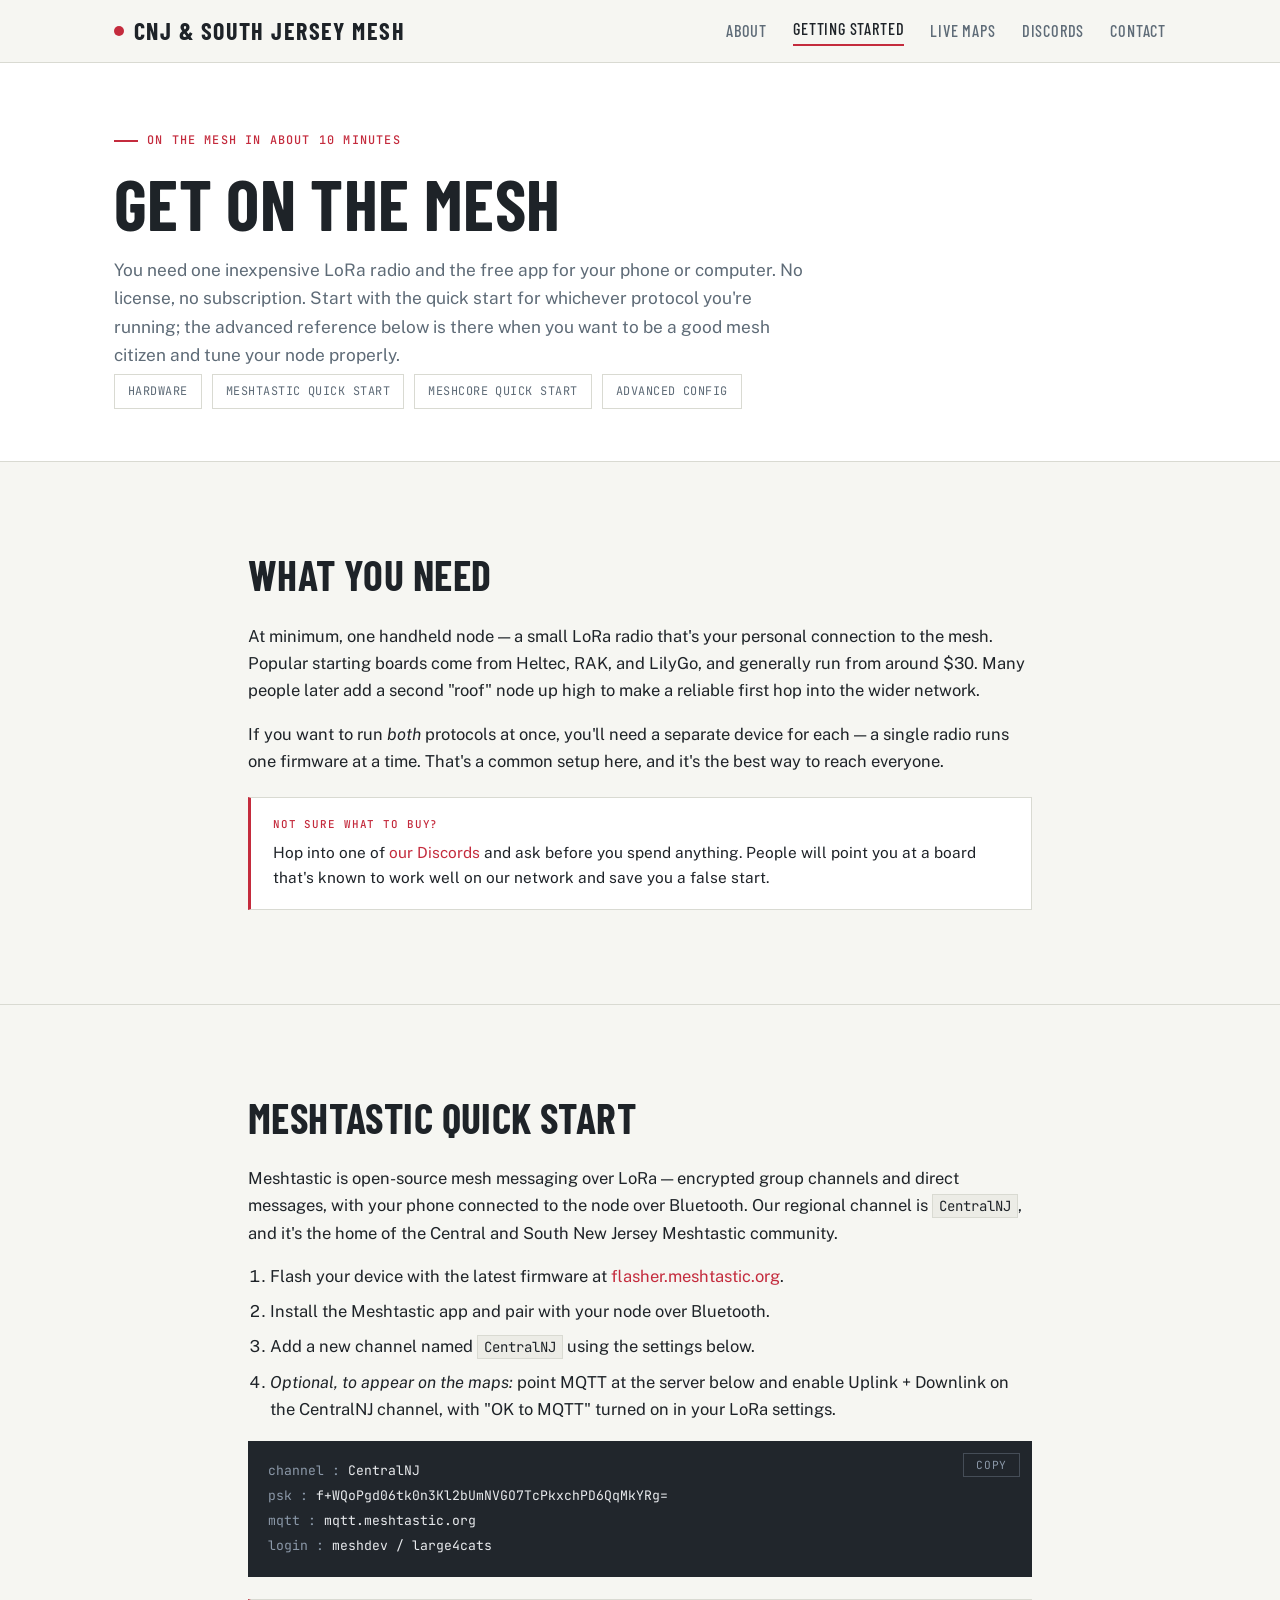
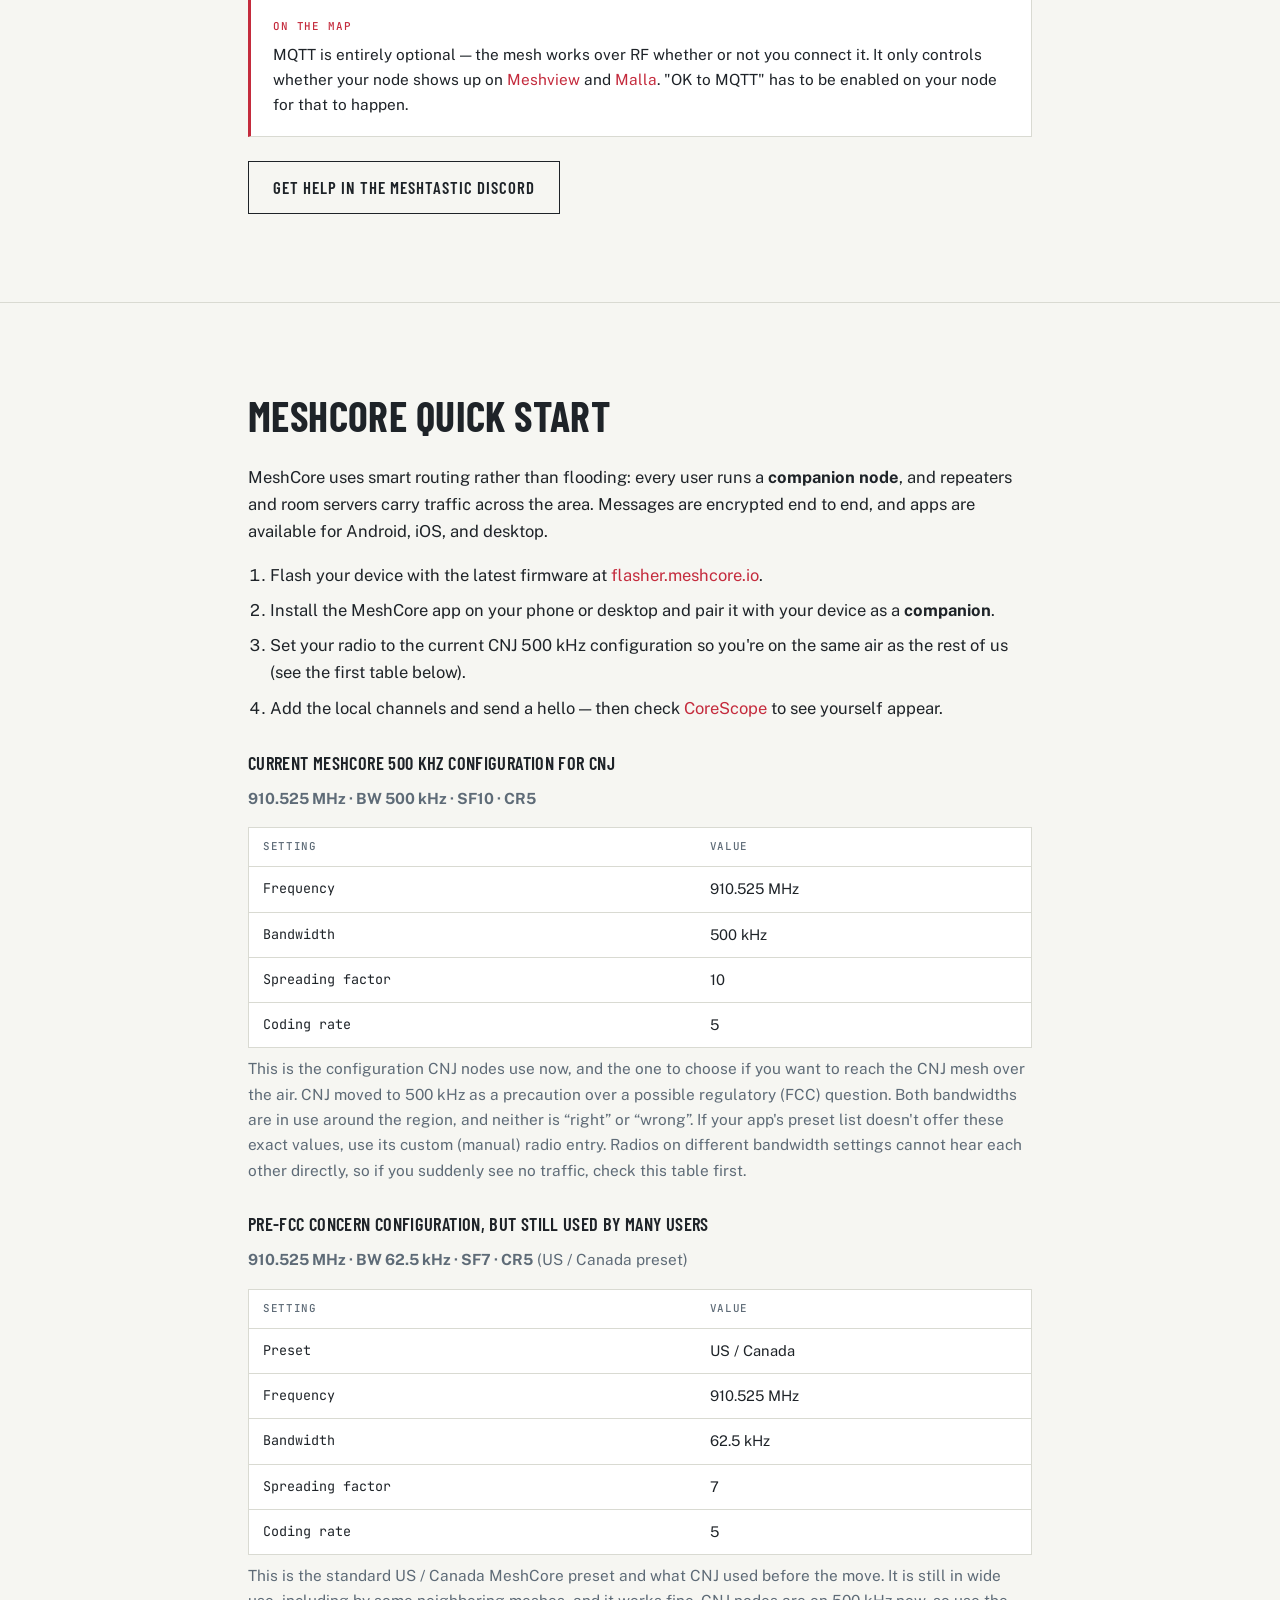
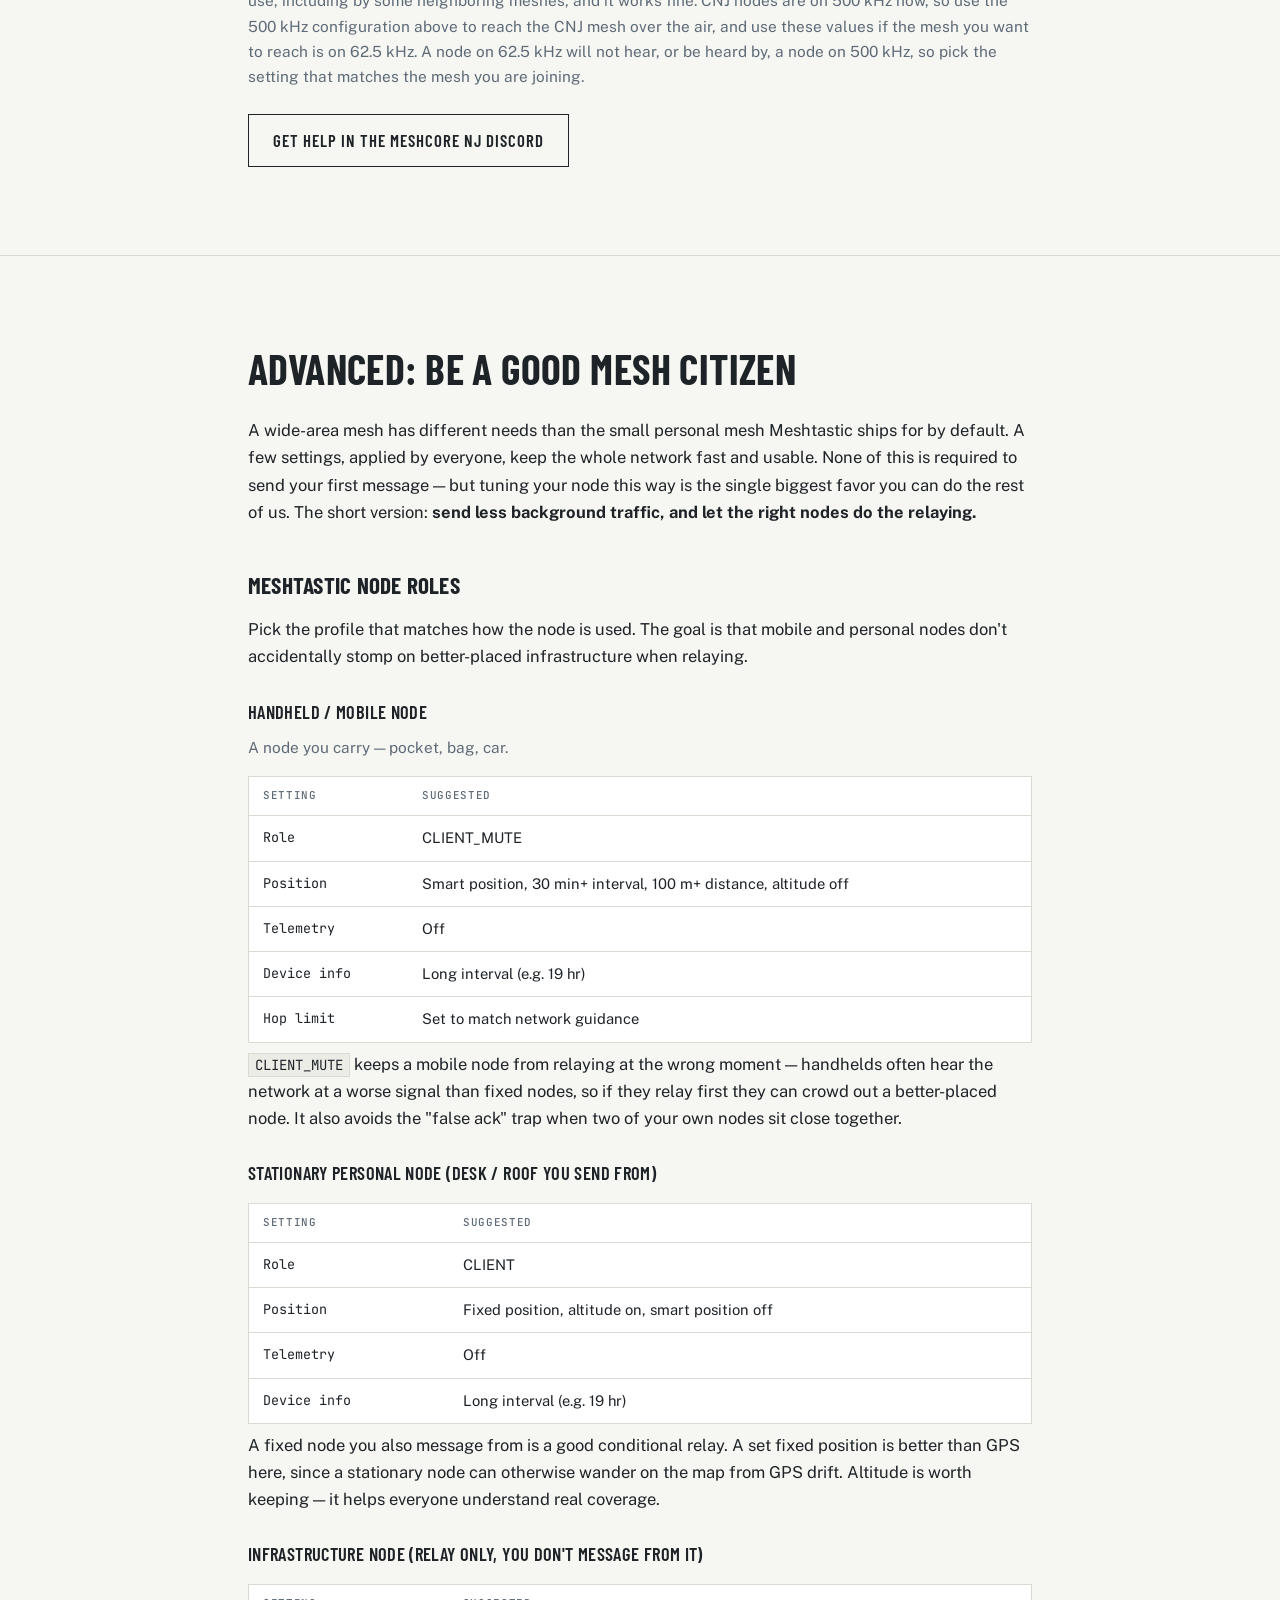
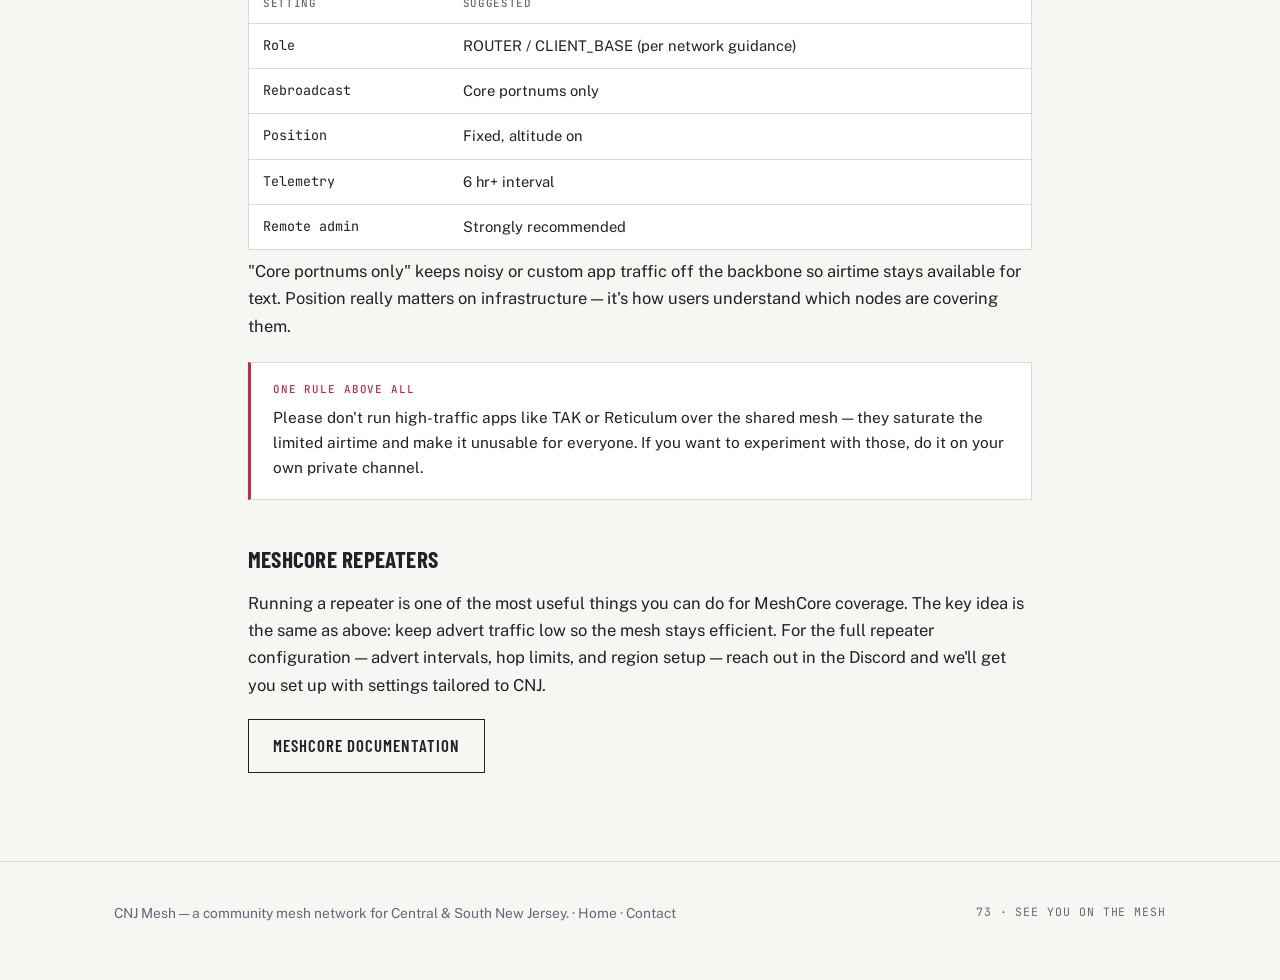
<file: website/pending/getting-started.html>
<!DOCTYPE html>
<html lang="en">
<head>
<meta charset="UTF-8">
<meta name="viewport" content="width=device-width, initial-scale=1.0">
<title>Getting Started — CNJ Mesh</title>
<meta name="description" content="How to get on the CNJ Mesh network in Central and South New Jersey — quick start for Meshtastic and MeshCore, plus an advanced node configuration reference.">
<meta property="og:title" content="Getting Started — CNJ Mesh">
<meta property="og:description" content="Get your first node on the Central and South New Jersey mesh. Meshtastic and MeshCore.">
<meta property="og:type" content="website">
<meta property="og:url" content="https://cnjmesh.me/getting-started">
<link rel="preconnect" href="https://fonts.googleapis.com">
<link rel="preconnect" href="https://fonts.gstatic.com" crossorigin>
<link href="https://fonts.googleapis.com/css2?family=Barlow+Condensed:wght@500;600;700&family=Public+Sans:wght@400;500;600&family=JetBrains+Mono:wght@400;500&display=swap" rel="stylesheet">
<style>
/* ============================================================
   CNJ Mesh — shared styles
   Design: light editorial. Paper white, near-black ink,
   "signal red" accent (ON AIR reference). Barlow Condensed
   (display), Public Sans (body), JetBrains Mono (data).
   ============================================================ */

:root {
  --paper: #f6f6f2;
  --panel: #ffffff;
  --ink: #1e2328;
  --muted: #5e6b77;
  --line: #d9dad2;
  --red: #c42b3d;
  --red-dark: #9e2233;
  --term: #21262c;
  --term-text: #e8eaed;
  --maxw: 1100px;
}
* { margin: 0; padding: 0; box-sizing: border-box; }
html { scroll-behavior: smooth; }
body {
  background: var(--paper);
  color: var(--ink);
  font-family: 'Public Sans', system-ui, sans-serif;
  font-size: 16.5px;
  line-height: 1.65;
  -webkit-font-smoothing: antialiased;
}
::selection { background: var(--red); color: #fff; }
a { color: var(--red); text-decoration: none; }
a:hover { text-decoration: underline; text-underline-offset: 3px; }
a:focus-visible, button:focus-visible {
  outline: 2px solid var(--red);
  outline-offset: 3px;
}
.wrap { max-width: var(--maxw); margin: 0 auto; padding: 0 24px; }

/* ---------- header ---------- */
header {
  position: sticky; top: 0; z-index: 50;
  background: rgba(246,246,242,.92);
  backdrop-filter: blur(8px);
  border-bottom: 1px solid var(--line);
}
.nav { display: flex; align-items: center; justify-content: space-between; height: 62px; }
.brand {
  font-family: 'Barlow Condensed', sans-serif;
  font-weight: 700; font-size: 1.5rem; letter-spacing: .06em;
  color: var(--ink); display: flex; align-items: center; gap: 10px;
  text-transform: uppercase;
}
.brand:hover { text-decoration: none; }
.brand .onair {
  width: 10px; height: 10px; border-radius: 50%;
  background: var(--red);
  box-shadow: 0 0 0 0 rgba(196,43,61,.45);
  animation: beacon 2.8s infinite;
}
@keyframes beacon {
  0% { box-shadow: 0 0 0 0 rgba(196,43,61,.45); }
  70% { box-shadow: 0 0 0 10px rgba(196,43,61,0); }
  100% { box-shadow: 0 0 0 0 rgba(196,43,61,0); }
}
nav.links { display: flex; gap: 26px; align-items: center; }
nav.links a {
  color: var(--muted);
  font-family: 'Barlow Condensed', sans-serif;
  font-size: 1.02rem; letter-spacing: .05em; text-transform: uppercase;
  font-weight: 500;
}
nav.links a:hover { color: var(--ink); text-decoration: none; }
nav.links a.current { color: var(--ink); border-bottom: 2px solid var(--red); padding-bottom: 2px; }
@media (max-width: 760px) { nav.links { gap: 16px; font-size: .9rem; } }
@media (max-width: 520px) { nav.links a.hide-sm { display: none; } }
.brand-short { display: none; }
@media (max-width: 640px) {
  .nav { height: auto; min-height: 56px; padding: 10px 0; flex-wrap: wrap; row-gap: 6px; }
  .brand-full { display: none; }
  .brand-short { display: inline; }
  .brand { font-size: 1.1rem; }
  nav.links { gap: 10px; flex-wrap: wrap; }
  nav.links a { font-size: .78rem; letter-spacing: .03em; }
}

/* ---------- generic hero / page head ---------- */
.hero { border-bottom: 1px solid var(--line); background: var(--panel); }
.hero .wrap {
  display: grid; grid-template-columns: 1.1fr .9fr;
  gap: 48px; align-items: center;
  padding-top: 64px; padding-bottom: 64px;
}
@media (max-width: 880px) {
  .hero .wrap { grid-template-columns: 1fr; padding-top: 44px; padding-bottom: 40px; }
}
.eyebrow {
  font-family: 'JetBrains Mono', monospace;
  font-size: .74rem; letter-spacing: .1em;
  color: var(--red); text-transform: uppercase;
  display: inline-flex; align-items: center; gap: 9px;
  margin-bottom: 18px; font-weight: 500;
}
.eyebrow::before { content: ""; width: 24px; height: 2px; background: var(--red); }
h1 {
  font-family: 'Barlow Condensed', sans-serif;
  font-weight: 700; font-size: clamp(2.7rem, 6vw, 4.4rem);
  line-height: .98; letter-spacing: .005em;
  text-transform: uppercase;
  margin-bottom: 22px;
}
h1 .red { color: var(--red); }
.hero p.lede { color: var(--muted); font-size: 1.06rem; max-width: 33rem; }
.hero .cta-row { display: flex; flex-wrap: wrap; gap: 14px; margin-top: 30px; }

/* page head (interior pages, single column) */
.pagehead { border-bottom: 1px solid var(--line); background: var(--panel); }
.pagehead .wrap { padding-top: 60px; padding-bottom: 46px; }
.pagehead h1 { margin-bottom: 18px; }
.pagehead p.lede { color: var(--muted); font-size: 1.08rem; max-width: 44rem; }

/* ---------- buttons ---------- */
.btn {
  font-family: 'Barlow Condensed', sans-serif; font-weight: 600;
  font-size: 1.05rem; letter-spacing: .06em; text-transform: uppercase;
  padding: 12px 24px; border: 1.5px solid var(--ink);
  cursor: pointer; display: inline-flex; align-items: center;
  transition: background .15s ease, color .15s ease, border-color .15s ease;
  color: var(--ink); background: transparent;
}
.btn:hover { text-decoration: none; }
.btn-primary { background: var(--red); border-color: var(--red); color: #fff; }
.btn-primary:hover { background: var(--red-dark); border-color: var(--red-dark); }
.btn-ghost:hover { background: var(--ink); color: var(--paper); }

.hero-stats {
  display: flex; gap: 34px; margin-top: 38px; flex-wrap: wrap;
  font-family: 'JetBrains Mono', monospace; font-size: .74rem; color: var(--muted);
  letter-spacing: .04em; text-transform: uppercase;
}
.hero-stats b {
  display: block; color: var(--ink); font-size: 1.5rem;
  font-family: 'Barlow Condensed', sans-serif; font-weight: 700; letter-spacing: 0;
}

/* ---------- NJ coverage plot ---------- */
.njmap { width: 100%; max-width: 330px; margin: 0 auto; display: block; }
.njmap .outline { fill: var(--paper); stroke: var(--ink); stroke-width: 1.6; }
.njmap .ring {
  fill: none; stroke: var(--red); stroke-width: .8;
  stroke-dasharray: 2 3; opacity: .5;
}
.njmap .link-line { stroke: var(--muted); stroke-width: 1; stroke-dasharray: 4 4; opacity: .55; }
.njmap .node { fill: var(--ink); }
.njmap .core { fill: var(--red); }
.njmap .pulse {
  fill: none; stroke: var(--red); stroke-width: 1.4;
  transform-origin: center; transform-box: fill-box;
  animation: ripple 3.2s ease-out infinite;
}
.njmap .pulse.p2 { animation-delay: 1.6s; }
@keyframes ripple {
  0% { transform: scale(.15); opacity: .9; }
  100% { transform: scale(1); opacity: 0; }
}
.njmap text {
  font-family: 'JetBrains Mono', monospace; font-size: 9.5px;
  fill: var(--muted); letter-spacing: .05em;
}
.njmap text.coretext { fill: var(--red); font-weight: 500; }
@media (prefers-reduced-motion: reduce) {
  .njmap .pulse { animation: none; opacity: .25; }
  .brand .onair { animation: none; }
  html { scroll-behavior: auto; }
}

/* ---------- sections ---------- */
section { padding: 72px 0; border-bottom: 1px solid var(--line); }
section:last-of-type { border-bottom: none; }
h2 {
  font-family: 'Barlow Condensed', sans-serif;
  font-weight: 700; font-size: clamp(1.9rem, 3.4vw, 2.6rem);
  text-transform: uppercase; letter-spacing: .01em;
  margin-bottom: 14px;
}
h3 { font-family: 'Barlow Condensed', sans-serif; }
.section-intro { color: var(--muted); max-width: 44rem; margin-bottom: 36px; }

/* dark band (central jersey / callout) */
.central-jersey { background: var(--ink); color: var(--paper); }
.central-jersey blockquote {
  font-family: 'Barlow Condensed', sans-serif;
  font-size: clamp(1.7rem, 3.6vw, 2.6rem); font-weight: 700;
  line-height: 1.1; max-width: 46rem; text-transform: uppercase;
  border-left: 4px solid var(--red); padding-left: 24px;
  margin-bottom: 18px;
}
.central-jersey p { color: #b6c0c9; max-width: 46rem; }
.central-jersey p + p { margin-top: 16px; }

/* ---------- join / protocol cards ---------- */
.join-grid { display: grid; grid-template-columns: 1fr 1fr; gap: 24px; }
@media (max-width: 880px) { .join-grid { grid-template-columns: 1fr; } }
.card {
  background: var(--panel); border: 1px solid var(--line);
  border-top: 3px solid var(--red);
  padding: 30px;
}
.card h3 {
  font-size: 1.6rem; font-weight: 700; text-transform: uppercase; margin-bottom: 2px;
}
.card .sub {
  font-family: 'JetBrains Mono', monospace; font-size: .72rem;
  color: var(--red); letter-spacing: .08em; text-transform: uppercase;
  margin-bottom: 16px; display: block; font-weight: 500;
}
.card p { color: var(--muted); font-size: .96rem; margin-bottom: 14px; }
.card ol { padding-left: 20px; font-size: .96rem; }
.card ol li { margin-bottom: 9px; }
.card ol li span.k { color: var(--muted); }
code {
  font-family: 'JetBrains Mono', monospace; font-size: .85em;
  background: #ecece6; border: 1px solid var(--line);
  padding: 2px 6px; word-break: break-all;
}
.config-block {
  background: var(--term); color: var(--term-text);
  padding: 18px 20px; margin: 18px 0;
  font-family: 'JetBrains Mono', monospace; font-size: .82rem;
  line-height: 1.9; position: relative; overflow-x: auto;
}
.config-block .key { color: #8b98a8; }
.config-block .val { color: var(--term-text); word-break: break-all; }
.copy-btn {
  position: absolute; top: 12px; right: 12px;
  font-family: 'JetBrains Mono', monospace; font-size: .7rem;
  background: transparent; color: #8b98a8;
  border: 1px solid #454d57; padding: 4px 12px; cursor: pointer;
  text-transform: uppercase; letter-spacing: .06em;
}
.copy-btn:hover { color: var(--term-text); border-color: #8b98a8; }

/* ---------- live maps: protocol groups + buttons ---------- */
.proto-group { margin-bottom: 40px; }
.proto-group:last-child { margin-bottom: 0; }
.proto-head {
  display: flex; align-items: baseline; gap: 12px;
  border-bottom: 1px solid var(--line); padding-bottom: 10px; margin-bottom: 20px;
}
.proto-head h3 {
  font-size: 1.5rem; font-weight: 700; text-transform: uppercase; letter-spacing: .01em;
}
.proto-head .count {
  font-family: 'JetBrains Mono', monospace; font-size: .7rem;
  color: var(--muted); letter-spacing: .06em; text-transform: uppercase;
}
.btn-grid { display: flex; flex-wrap: wrap; gap: 12px; }
.link-btn {
  font-family: 'Barlow Condensed', sans-serif; font-weight: 600;
  font-size: 1.02rem; letter-spacing: .04em; text-transform: uppercase;
  padding: 13px 20px; border: 1.5px solid var(--ink);
  color: var(--ink); background: var(--panel);
  display: inline-flex; align-items: center; gap: 10px;
  transition: background .15s ease, color .15s ease, border-color .15s ease;
}
.link-btn::after {
  content: "\2197"; font-size: .95em; color: var(--muted);
  transition: color .15s ease;
}
.link-btn:hover { background: var(--ink); color: var(--paper); text-decoration: none; border-color: var(--ink); }
.link-btn:hover::after { color: var(--paper); }

/* ---------- tool / community cards ---------- */
.tools-grid, .community-grid {
  display: grid; grid-template-columns: repeat(auto-fit, minmax(240px, 1fr));
  gap: 18px;
}
.tool {
  background: var(--panel); border: 1px solid var(--line);
  padding: 24px; display: block; color: var(--ink);
  transition: border-color .15s ease;
  position: relative;
}
.tool::after {
  content: "\2197"; position: absolute; top: 20px; right: 22px;
  color: var(--line); font-size: 1.1rem; transition: color .15s ease;
}
.tool:hover { border-color: var(--ink); text-decoration: none; }
.tool:hover::after { color: var(--red); }
.tool .tag {
  font-family: 'JetBrains Mono', monospace; font-size: .66rem;
  letter-spacing: .09em; text-transform: uppercase; color: var(--red);
  display: block; margin-bottom: 12px; font-weight: 500;
}
.tool h3 {
  font-size: 1.3rem; font-weight: 600; text-transform: uppercase; margin-bottom: 6px;
}
.tool p { color: var(--muted); font-size: .88rem; }
.tool .url {
  font-family: 'JetBrains Mono', monospace; font-size: .74rem;
  color: var(--ink); margin-top: 14px; display: block;
  border-top: 1px solid var(--line); padding-top: 10px; word-break: break-all;
}

/* ---------- friends line ---------- */
.friends { display: grid; grid-template-columns: 1fr 1fr; gap: 30px; }
@media (max-width: 760px) { .friends { grid-template-columns: 1fr; gap: 20px; } }
.friends .label {
  font-family: 'JetBrains Mono', monospace; font-size: .7rem;
  color: var(--red); letter-spacing: .08em; text-transform: uppercase;
  margin-bottom: 8px; font-weight: 500;
}
.friends .line { color: var(--ink); }
.friends .line a { color: var(--ink); border-bottom: 1px solid var(--line); }
.friends .line a:hover { border-color: var(--red); text-decoration: none; color: var(--red); }

/* ---------- coverage ---------- */
.coverage ul {
  list-style: none; display: grid;
  grid-template-columns: repeat(auto-fit, minmax(230px, 1fr));
  gap: 0; border: 1px solid var(--line); background: var(--panel);
}
.coverage li { padding: 20px 22px; font-size: .94rem; border-right: 1px solid var(--line); }
.coverage li:last-child { border-right: none; }
@media (max-width: 880px) {
  .coverage li { border-right: none; border-bottom: 1px solid var(--line); }
  .coverage li:last-child { border-bottom: none; }
}
.coverage li b {
  font-family: 'JetBrains Mono', monospace; font-size: .68rem;
  color: var(--red); display: block; letter-spacing: .09em;
  text-transform: uppercase; margin-bottom: 6px; font-weight: 500;
}

/* ---------- prose (about / getting started body) ---------- */
.prose { max-width: 46rem; }
.prose.wide { max-width: 52rem; }
.prose h2 { margin-top: 6px; }
.prose h3 {
  font-size: 1.45rem; font-weight: 700; text-transform: uppercase;
  letter-spacing: .01em; margin: 40px 0 12px;
}
.prose h4 {
  font-family: 'Barlow Condensed', sans-serif;
  font-size: 1.15rem; font-weight: 600; text-transform: uppercase;
  letter-spacing: .02em; margin: 26px 0 8px;
}
.prose p { margin-bottom: 16px; }
.prose ul, .prose ol { margin: 0 0 18px 22px; }
.prose li { margin-bottom: 8px; }
.prose .note {
  color: var(--muted); font-size: .96rem;
}
.callout {
  background: var(--panel); border: 1px solid var(--line);
  border-left: 3px solid var(--red);
  padding: 18px 22px; margin: 22px 0;
  font-size: .96rem;
}
.callout .tag {
  font-family: 'JetBrains Mono', monospace; font-size: .68rem;
  color: var(--red); letter-spacing: .08em; text-transform: uppercase;
  display: block; margin-bottom: 6px; font-weight: 500;
}
.review-flag {
  background: #fff7e6; border: 1px solid #e8d9a8; border-left: 3px solid #c9922b;
  padding: 14px 18px; margin: 18px 0; font-size: .9rem; color: #6b5518;
}
.review-flag b { color: #543f0e; }

/* settings table used in getting started advanced section */
.settings {
  width: 100%; border-collapse: collapse; margin: 14px 0 8px;
  font-size: .92rem; background: var(--panel); border: 1px solid var(--line);
}
.settings th, .settings td {
  text-align: left; padding: 10px 14px; border-bottom: 1px solid var(--line);
  vertical-align: top;
}
.settings th {
  font-family: 'JetBrains Mono', monospace; font-size: .68rem;
  letter-spacing: .06em; text-transform: uppercase; color: var(--muted); font-weight: 500;
}
.settings td:first-child { font-family: 'JetBrains Mono', monospace; font-size: .84rem; white-space: nowrap; }
.settings tr:last-child td { border-bottom: none; }

/* quick anchor nav on getting started */
.jump {
  display: flex; flex-wrap: wrap; gap: 10px; margin: 4px 0 6px;
}
.jump a {
  font-family: 'JetBrains Mono', monospace; font-size: .74rem;
  letter-spacing: .04em; text-transform: uppercase;
  border: 1px solid var(--line); padding: 7px 13px; color: var(--muted);
}
.jump a:hover { border-color: var(--ink); color: var(--ink); text-decoration: none; }

/* ---------- footer ---------- */
footer { padding: 40px 0 56px; color: var(--muted); font-size: .86rem; border-top: 1px solid var(--line); }
footer .wrap { display: flex; justify-content: space-between; flex-wrap: wrap; gap: 16px; }
footer .mono {
  font-family: 'JetBrains Mono', monospace; font-size: .72rem;
  letter-spacing: .08em; text-transform: uppercase;
}
footer a { color: var(--muted); }
footer a:hover { color: var(--ink); }

/* ---------- "watch the mesh live" highlight band ---------- */
.livewatch { background: var(--panel); }
.livewatch .live-dot {
  display: inline-block; width: 8px; height: 8px; border-radius: 50%;
  background: var(--red); margin-right: 2px;
  box-shadow: 0 0 0 0 rgba(196,43,61,.5); animation: beacon 2.8s infinite;
}
.watch-btns { display: flex; flex-wrap: wrap; gap: 14px; margin: 4px 0 20px; }
.btn-lg { font-size: 1.22rem; padding: 16px 30px; }
.watch-more {
  font-family: 'JetBrains Mono', monospace; font-size: .78rem;
  letter-spacing: .04em; text-transform: uppercase;
}
.watch-more a { color: var(--muted); }
.watch-more a:hover { color: var(--red); text-decoration: none; }
@media (prefers-reduced-motion: reduce) { .livewatch .live-dot { animation: none; } }

</style>
</head>
<body>

<header>
  <div class="wrap nav">
    <a class="brand" href="index.html"><span class="onair"></span><span class="brand-full">CNJ &amp; South Jersey Mesh</span><span class="brand-short">CNJ Mesh</span></a>
    <nav class="links">
      <a href="about.html">About</a>
      <a href="getting-started.html" class="current">Getting started</a>
      <a href="index.html#maps" class="hide-sm">Live maps</a>
      <a href="index.html#discords" class="hide-sm">Discords</a>
      <a href="contact.html">Contact</a>
    </nav>
  </div>
</header>

<div class="pagehead">
  <div class="wrap">
    <span class="eyebrow">On the mesh in about 10 minutes</span>
    <h1>Get on the mesh</h1>
    <p class="lede">You need one inexpensive LoRa radio and the free app for your phone or computer. No license, no subscription. Start with the quick start for whichever protocol you're running; the advanced reference below is there when you want to be a good mesh citizen and tune your node properly.</p>
    <div class="jump">
      <a href="#hardware">Hardware</a>
      <a href="#meshtastic">Meshtastic quick start</a>
      <a href="#meshcore">MeshCore quick start</a>
      <a href="#advanced">Advanced config</a>
    </div>
  </div>
</div>

<section id="hardware">
  <div class="wrap prose wide">
    <h2>What you need</h2>
    <p>At minimum, one handheld node — a small LoRa radio that's your personal connection to the mesh. Popular starting boards come from Heltec, RAK, and LilyGo, and generally run from around $30. Many people later add a second "roof" node up high to make a reliable first hop into the wider network.</p>
    <p>If you want to run <em>both</em> protocols at once, you'll need a separate device for each — a single radio runs one firmware at a time. That's a common setup here, and it's the best way to reach everyone.</p>
    <div class="callout">
      <span class="tag">Not sure what to buy?</span>
      Hop into one of <a href="index.html#discords">our Discords</a> and ask before you spend anything. People will point you at a board that's known to work well on our network and save you a false start.
    </div>
  </div>
</section>

<section id="meshtastic">
  <div class="wrap prose wide">
    <h2>Meshtastic quick start</h2>
    <p>Meshtastic is open-source mesh messaging over LoRa — encrypted group channels and direct messages, with your phone connected to the node over Bluetooth. Our regional channel is <code>CentralNJ</code>, and it's the home of the Central and South New Jersey Meshtastic community.</p>
    <ol>
      <li>Flash your device with the latest firmware at <a href="https://flasher.meshtastic.org">flasher.meshtastic.org</a>.</li>
      <li>Install the Meshtastic app and pair with your node over Bluetooth.</li>
      <li>Add a new channel named <code>CentralNJ</code> using the settings below.</li>
      <li><em>Optional, to appear on the maps:</em> point MQTT at the server below and enable Uplink + Downlink on the CentralNJ channel, with "OK to MQTT" turned on in your LoRa settings.</li>
    </ol>

    <div class="config-block" id="mt-config">
      <button class="copy-btn" aria-label="Copy Meshtastic channel settings">Copy</button>
      <span class="key">channel :</span> <span class="val">CentralNJ</span><br>
      <span class="key">psk     :</span> <span class="val">f+WQoPgd06tk0n3Kl2bUmNVGO7TcPkxchPD6QqMkYRg=</span><br>
      <span class="key">mqtt    :</span> <span class="val">mqtt.meshtastic.org</span><br>
      <span class="key">login   :</span> <span class="val">meshdev / large4cats</span>
    </div>

    <div class="callout">
      <span class="tag">On the map</span>
      MQTT is entirely optional — the mesh works over RF whether or not you connect it. It only controls whether your node shows up on <a href="https://meshview.cnjmesh.me/nodegraph">Meshview</a> and <a href="https://malla2.cnjmesh.me">Malla</a>. "OK to MQTT" has to be enabled on your node for that to happen.
    </div>

    <p style="margin-top:24px"><a class="btn btn-ghost" href="https://discord.gg/AXmDzZuZ2m">Get help in the Meshtastic Discord</a></p>
  </div>
</section>

<section id="meshcore">
  <div class="wrap prose wide">
    <h2>MeshCore quick start</h2>
    <p>MeshCore uses smart routing rather than flooding: every user runs a <strong>companion node</strong>, and repeaters and room servers carry traffic across the area. Messages are encrypted end to end, and apps are available for Android, iOS, and desktop.</p>
    <ol>
      <li>Flash your device with the latest firmware at <a href="https://flasher.meshcore.io">flasher.meshcore.io</a>.</li>
      <li>Install the MeshCore app on your phone or desktop and pair it with your device as a <strong>companion</strong>.</li>
      <li>Set your radio to the current CNJ 500&nbsp;kHz configuration so you're on the same air as the rest of us (see the first table below).</li>
      <li>Add the local channels and send a hello — then check <a href="https://corescope.cnjmesh.me/#/map">CoreScope</a> to see yourself appear.</li>
    </ol>

    <h4>Current MeshCore 500&nbsp;kHz Configuration for CNJ</h4>
    <p class="note" style="margin-top:0"><strong>910.525 MHz &middot; BW 500 kHz &middot; SF10 &middot; CR5</strong></p>
    <table class="settings">
      <tr><th>Setting</th><th>Value</th></tr>
      <tr><td>Frequency</td><td>910.525 MHz</td></tr>
      <tr><td>Bandwidth</td><td>500 kHz</td></tr>
      <tr><td>Spreading factor</td><td>10</td></tr>
      <tr><td>Coding rate</td><td>5</td></tr>
    </table>
    <p class="note">This is the configuration CNJ nodes use now, and the one to choose if you want to reach the CNJ mesh over the air. CNJ moved to 500&nbsp;kHz as a precaution over a possible regulatory (FCC) question. Both bandwidths are in use around the region, and neither is &ldquo;right&rdquo; or &ldquo;wrong&rdquo;. If your app's preset list doesn't offer these exact values, use its custom (manual) radio entry. Radios on different bandwidth settings cannot hear each other directly, so if you suddenly see no traffic, check this table first.</p>

    <h4>Pre-FCC Concern Configuration, but still used by many users</h4>
    <p class="note" style="margin-top:0"><strong>910.525 MHz &middot; BW 62.5 kHz &middot; SF7 &middot; CR5</strong> (US / Canada preset)</p>
    <table class="settings">
      <tr><th>Setting</th><th>Value</th></tr>
      <tr><td>Preset</td><td>US / Canada</td></tr>
      <tr><td>Frequency</td><td>910.525 MHz</td></tr>
      <tr><td>Bandwidth</td><td>62.5 kHz</td></tr>
      <tr><td>Spreading factor</td><td>7</td></tr>
      <tr><td>Coding rate</td><td>5</td></tr>
    </table>
    <p class="note">This is the standard US / Canada MeshCore preset and what CNJ used before the move. It is still in wide use, including by some neighboring meshes, and it works fine. CNJ nodes are on 500&nbsp;kHz now, so use the 500&nbsp;kHz configuration above to reach the CNJ mesh over the air, and use these values if the mesh you want to reach is on 62.5&nbsp;kHz. A node on 62.5&nbsp;kHz will not hear, or be heard by, a node on 500&nbsp;kHz, so pick the setting that matches the mesh you are joining.</p>

    <p style="margin-top:24px"><a class="btn btn-ghost" href="https://discord.gg/3erAvWHdNs">Get help in the MeshCore NJ Discord</a></p>
  </div>
</section>

<section id="advanced">
  <div class="wrap prose wide">
    <h2>Advanced: be a good mesh citizen</h2>
    <p>A wide-area mesh has different needs than the small personal mesh Meshtastic ships for by default. A few settings, applied by everyone, keep the whole network fast and usable. None of this is required to send your first message — but tuning your node this way is the single biggest favor you can do the rest of us. The short version: <strong>send less background traffic, and let the right nodes do the relaying.</strong></p>

    <h3>Meshtastic node roles</h3>
    <p>Pick the profile that matches how the node is used. The goal is that mobile and personal nodes don't accidentally stomp on better-placed infrastructure when relaying.</p>

    <h4>Handheld / mobile node</h4>
    <p class="note">A node you carry — pocket, bag, car.</p>
    <table class="settings">
      <tr><th>Setting</th><th>Suggested</th></tr>
      <tr><td>Role</td><td>CLIENT_MUTE</td></tr>
      <tr><td>Position</td><td>Smart position, 30&nbsp;min+ interval, 100&nbsp;m+ distance, altitude off</td></tr>
      <tr><td>Telemetry</td><td>Off</td></tr>
      <tr><td>Device info</td><td>Long interval (e.g. 19&nbsp;hr)</td></tr>
      <tr><td>Hop limit</td><td>Set to match network guidance</td></tr>
    </table>
    <p><code>CLIENT_MUTE</code> keeps a mobile node from relaying at the wrong moment — handhelds often hear the network at a worse signal than fixed nodes, so if they relay first they can crowd out a better-placed node. It also avoids the "false ack" trap when two of your own nodes sit close together.</p>

    <h4>Stationary personal node (desk / roof you send from)</h4>
    <table class="settings">
      <tr><th>Setting</th><th>Suggested</th></tr>
      <tr><td>Role</td><td>CLIENT</td></tr>
      <tr><td>Position</td><td>Fixed position, altitude on, smart position off</td></tr>
      <tr><td>Telemetry</td><td>Off</td></tr>
      <tr><td>Device info</td><td>Long interval (e.g. 19&nbsp;hr)</td></tr>
    </table>
    <p>A fixed node you also message from is a good conditional relay. A set fixed position is better than GPS here, since a stationary node can otherwise wander on the map from GPS drift. Altitude is worth keeping — it helps everyone understand real coverage.</p>

    <h4>Infrastructure node (relay only, you don't message from it)</h4>
    <table class="settings">
      <tr><th>Setting</th><th>Suggested</th></tr>
      <tr><td>Role</td><td>ROUTER / CLIENT_BASE (per network guidance)</td></tr>
      <tr><td>Rebroadcast</td><td>Core portnums only</td></tr>
      <tr><td>Position</td><td>Fixed, altitude on</td></tr>
      <tr><td>Telemetry</td><td>6&nbsp;hr+ interval</td></tr>
      <tr><td>Remote admin</td><td>Strongly recommended</td></tr>
    </table>
    <p>"Core portnums only" keeps noisy or custom app traffic off the backbone so airtime stays available for text. Position really matters on infrastructure — it's how users understand which nodes are covering them.</p>

    <div class="callout">
      <span class="tag">One rule above all</span>
      Please don't run high-traffic apps like TAK or Reticulum over the shared mesh — they saturate the limited airtime and make it unusable for everyone. If you want to experiment with those, do it on your own private channel.
    </div>

    <h3>MeshCore repeaters</h3>
    <p>Running a repeater is one of the most useful things you can do for MeshCore coverage. The key idea is the same as above: keep advert traffic low so the mesh stays efficient. For the full repeater configuration — advert intervals, hop limits, and region setup — reach out in the Discord and we'll get you set up with settings tailored to CNJ.</p>
    <p style="margin-top:20px"><a class="btn btn-ghost" href="https://docs.meshcore.io/">MeshCore documentation</a></p>
  </div>
</section>

<footer>
  <div class="wrap">
    <div>CNJ Mesh — a community mesh network for Central &amp; South New Jersey. · <a href="index.html">Home</a> · <a href="contact.html">Contact</a></div>
    <div class="mono">73 · See you on the mesh</div>
  </div>
</footer>

<script>
  document.querySelectorAll('.copy-btn').forEach(function(btn){
    btn.addEventListener('click', function(){
      var text = "Channel: CentralNJ\nPSK: f+WQoPgd06tk0n3Kl2bUmNVGO7TcPkxchPD6QqMkYRg=\nMQTT: mqtt.meshtastic.org\nLogin: meshdev / large4cats";
      navigator.clipboard.writeText(text).then(function(){
        btn.textContent = "Copied";
        setTimeout(function(){ btn.textContent = "Copy"; }, 1600);
      });
    });
  });
</script>

</body>
</html>
</file>
